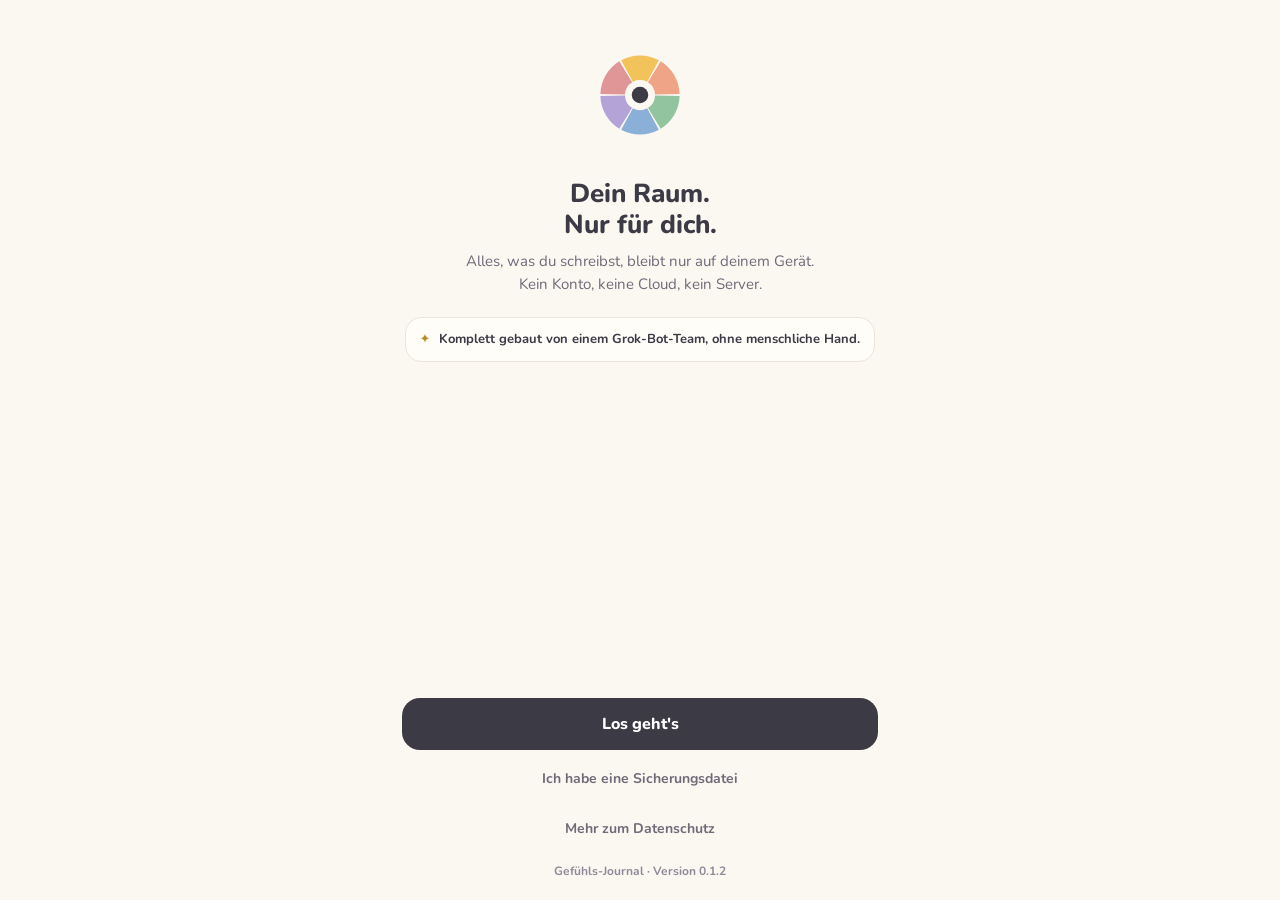
<file: docs/index.html>
<!doctype html>
<html lang="de">
<head>
  <meta charset="utf-8">
  <meta name="viewport" content="width=device-width, initial-scale=1, viewport-fit=cover, interactive-widget=resizes-content">
  <meta http-equiv="Content-Security-Policy" content="default-src 'self'; script-src 'self'; style-src 'self'; img-src 'self' data: blob:; font-src 'self'; connect-src 'self'; manifest-src 'self'; worker-src 'self'; object-src 'none'; base-uri 'none'; form-action 'none'">
  <meta name="referrer" content="no-referrer">
  <title>Gefühls-Journal</title>
  <meta name="description" content="Ein Gefühls-Journal, das nur auf deinem Gerät lebt. Komplett gebaut von einem Grok-Bot-Team, ohne menschliche Hand.">
  <meta name="theme-color" content="#FBF7F1">
  <meta name="apple-mobile-web-app-capable" content="yes">
  <meta name="mobile-web-app-capable" content="yes">
  <meta name="apple-mobile-web-app-status-bar-style" content="default">
  <meta name="apple-mobile-web-app-title" content="Journal">
  <link rel="manifest" href="manifest.webmanifest">
  <link rel="icon" href="icons/icon.svg" type="image/svg+xml">
  <link rel="apple-touch-icon" href="icons/apple-touch-icon.png">
  <link rel="preload" href="fonts/nunito.woff2" as="font" type="font/woff2" crossorigin>
  <link rel="stylesheet" href="css/app.css">
  <script type="module" src="js/app.js"></script>
</head>
<body>
  <div id="app" aria-live="off"><main class="screen"><p class="p">Gefühls-Journal wird geladen …</p></main></div>
  <div id="cover" aria-hidden="true"><img src="icons/icon.svg" alt="" width="96" height="96"></div>
  <noscript><p>Das Gefühls-Journal braucht JavaScript.</p></noscript>
</body>
</html>
</file>
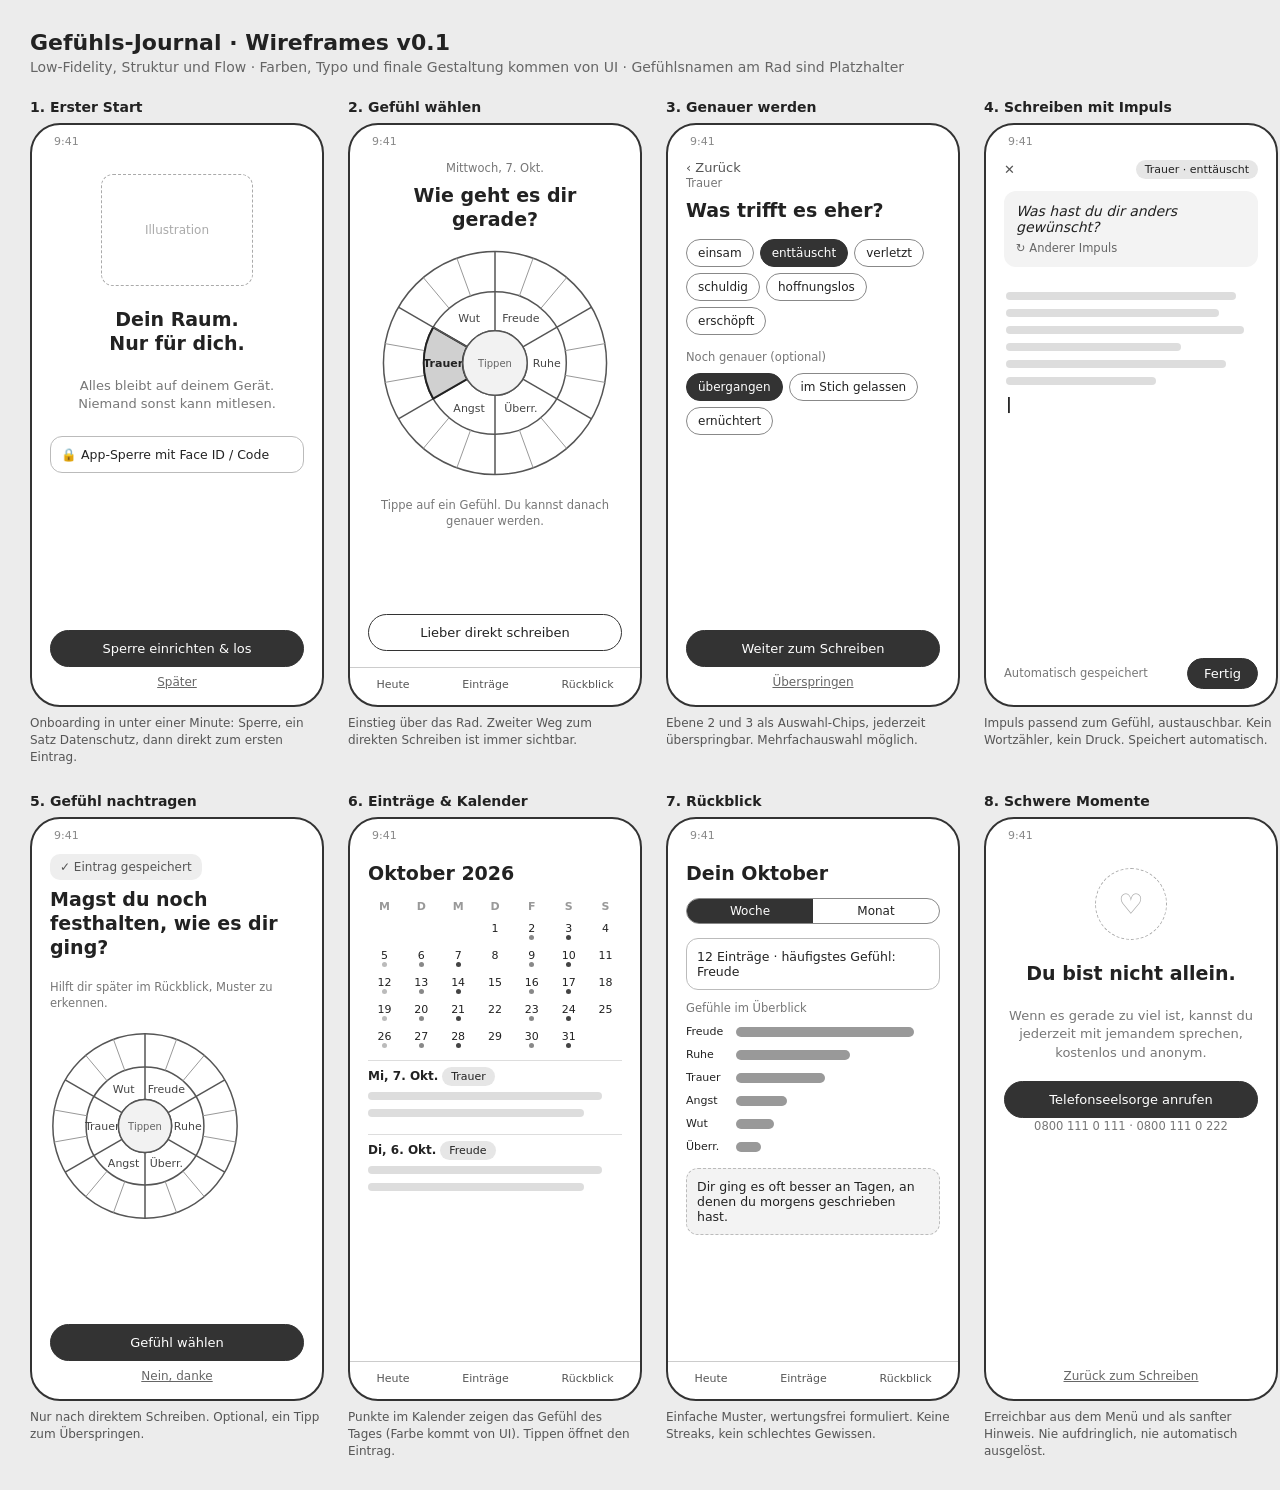
<file: flows/v0.1/quellen/index.html>
<html><head><meta charset="utf-8"><style>body{margin:0;padding:30px;background:#ececec;font-family:"Inter","DejaVu Sans",sans-serif;color:#222}
h1{font-size:22px;margin:0 0 4px}.sub{color:#666;margin-bottom:24px;font-size:14px}
.grid{display:grid;grid-template-columns:repeat(4,290px);gap:28px}
.label{font-weight:700;font-size:14px;margin-bottom:8px}.note{font-size:12px;color:#555;margin-top:8px;line-height:1.4}
.phone{width:290px;height:580px;background:#fff;border:2px solid #333;border-radius:30px;overflow:hidden;display:flex;flex-direction:column;position:relative}
.status{font-size:11px;padding:10px 22px 0;color:#888}
.pad{padding:12px 18px 16px;display:flex;flex-direction:column;flex:1}.center{text-align:center;align-items:center}
h2{font-size:19px;margin:8px 0;line-height:1.25}.muted{color:#777;font-size:13px;line-height:1.4}.small{font-size:11.5px}
.grow{flex:1}.btn{border:1.5px solid #333;border-radius:22px;padding:10px;text-align:center;font-size:13px;width:100%;box-sizing:border-box;margin-top:6px}
.btn.pri{background:#333;color:#fff}.btn.sm{width:auto;padding:7px 16px;margin:0}
.link{font-size:12px;color:#666;text-decoration:underline;margin-top:8px;text-align:center;align-self:center}
.ph-img{width:150px;height:110px;border:1.5px dashed #aaa;border-radius:12px;display:flex;align-items:center;justify-content:center;color:#aaa;font-size:12px;margin:14px 0}
.small2{width:70px;height:70px;font-size:28px;border-radius:50%}
.box{border:1.5px solid #bbb;border-radius:12px;padding:10px;font-size:12.5px;margin-top:10px;width:100%;box-sizing:border-box;text-align:left}.soft{background:#f3f3f3;border-style:dashed}
.wheelwrap{margin:8px 0}.back{font-size:13px;color:#555}
.chips{display:flex;flex-wrap:wrap;gap:6px;margin-top:8px}.chip{border:1.5px solid #888;border-radius:16px;padding:6px 11px;font-size:12px}.chip.on{background:#333;color:#fff;border-color:#333}
.row{display:flex;justify-content:space-between;align-items:center}.tag{background:#e6e6e6;border-radius:10px;padding:3px 9px;font-size:11px}
.prompt{background:#f3f3f3;border-radius:12px;padding:12px;font-size:14px;margin:12px 0;font-style:italic}.link2{font-style:normal;color:#666;margin-top:6px}
.editor{padding:4px 2px}.line{height:8px;background:#ddd;border-radius:4px;margin:9px 0}.cursor{font-weight:700}
.ok{font-size:12px;color:#555;background:#eee;border-radius:10px;padding:6px 10px;align-self:flex-start}
.nav{display:flex;justify-content:space-around;border-top:1.5px solid #ccc;padding:10px 0 14px;font-size:11px;color:#555}
.cal{display:grid;grid-template-columns:repeat(7,1fr);gap:4px;text-align:center;font-size:11px;margin:6px 0 12px}.wd{color:#999;font-weight:700}
.d{padding:5px 0;border-radius:50%;position:relative}.d.f::after,.d.t::after,.d.w::after{content:"";position:absolute;left:50%;bottom:0;width:5px;height:5px;margin-left:-2.5px;border-radius:50%;background:#888}.d.t::after{background:#444}.d.w::after{background:#bbb}
.entry{border-top:1px solid #ddd;padding:8px 0;font-size:12px}
.seg{display:flex;border:1.5px solid #888;border-radius:16px;overflow:hidden;font-size:12px;margin:4px 0}.seg span{flex:1;text-align:center;padding:5px}.seg .on{background:#333;color:#fff}
.bar{display:flex;align-items:center;font-size:11px;margin:5px 0}.bar span{width:50px}.bar div{height:10px;background:#999;border-radius:5px}</style></head><body><h1>Gefühls-Journal · Wireframes v0.1</h1><div class="sub">Low-Fidelity, Struktur und Flow · Farben, Typo und finale Gestaltung kommen von UI · Gefühlsnamen am Rad sind Platzhalter</div><div class="grid"><div class="col"><div class="label">1. Erster Start</div><div class="phone"><div class="status">9:41</div><div class="pad center"><div class="ph-img">Illustration</div><h2>Dein Raum.<br>Nur für dich.</h2><p class="muted">Alles bleibt auf deinem Gerät. Niemand sonst kann mitlesen.</p><div class="box">🔒 App-Sperre mit Face ID / Code</div><div class="grow"></div><div class="btn pri">Sperre einrichten & los</div><div class="link">Später</div></div></div><div class="note">Onboarding in unter einer Minute: Sperre, ein Satz Datenschutz, dann direkt zum ersten Eintrag.</div></div><div class="col"><div class="label">2. Gefühl wählen</div><div class="phone"><div class="status">9:41</div><div class="pad center"><div class="muted small">Mittwoch, 7. Okt.</div><h2>Wie geht es dir gerade?</h2><div class="wheelwrap"><svg width="230" height="230" viewBox="0 0 230 230"><circle cx="115.0" cy="115.0" r="111.55" fill="#fff" stroke="#555" stroke-width="1.5"/><circle cx="115.0" cy="115.0" r="71.3" fill="#fff" stroke="#555" stroke-width="1.5"/><circle cx="115.0" cy="115.0" r="32.2" fill="#fff" stroke="#555" stroke-width="1.5"/><line x1="115.0" y1="82.8" x2="115.0" y2="3.450000000000003" stroke="#555" stroke-width="1.5"/><line x1="139.38603621912017" y1="47.999916137964746" x2="153.15234698797835" y2="10.177288151331936" stroke="#999" stroke-width="1"/><line x1="160.83075657065024" y1="60.38103120561687" x2="186.70295786053345" y2="29.547742370077998" stroke="#999" stroke-width="1"/><text x="140.875" y="74.18318535415531" font-size="11" text-anchor="middle" fill="#444" font-weight="400">Freude</text><line x1="142.88601800185893" y1="98.9" x2="211.60513379215413" y2="59.22500000000001" stroke="#555" stroke-width="1.5"/><line x1="185.2167927897704" y1="102.61888493234787" x2="224.85530484851182" y2="95.62954578125392" stroke="#999" stroke-width="1"/><line x1="185.2167927897704" y1="127.38111506765213" x2="224.85530484851182" y2="134.3704542187461" stroke="#999" stroke-width="1"/><text x="166.75" y="119.0" font-size="11" text-anchor="middle" fill="#444" font-weight="400">Ruhe</text><line x1="142.88601800185893" y1="131.1" x2="211.60513379215413" y2="170.77499999999998" stroke="#555" stroke-width="1.5"/><line x1="160.83075657065024" y1="169.61896879438314" x2="186.70295786053345" y2="200.452257629922" stroke="#999" stroke-width="1"/><line x1="139.38603621912017" y1="182.00008386203524" x2="153.15234698797835" y2="219.82271184866806" stroke="#999" stroke-width="1"/><text x="140.875" y="163.8168146458447" font-size="11" text-anchor="middle" fill="#444" font-weight="400">Überr.</text><line x1="115.0" y1="147.2" x2="115.0" y2="226.55" stroke="#555" stroke-width="1.5"/><line x1="90.61396378087983" y1="182.00008386203527" x2="76.84765301202165" y2="219.82271184866806" stroke="#999" stroke-width="1"/><line x1="69.16924342934975" y1="169.61896879438314" x2="43.29704213946654" y2="200.452257629922" stroke="#999" stroke-width="1"/><text x="89.12500000000001" y="163.81681464584472" font-size="11" text-anchor="middle" fill="#444" font-weight="400">Angst</text><line x1="87.11398199814107" y1="131.1" x2="18.394866207845865" y2="170.77499999999998" stroke="#555" stroke-width="1.5"/><line x1="44.78320721022958" y1="127.38111506765213" x2="5.144695151488193" y2="134.37045421874606" stroke="#999" stroke-width="1"/><line x1="44.78320721022958" y1="102.61888493234785" x2="5.144695151488193" y2="95.62954578125391" stroke="#999" stroke-width="1"/><path d="M87.11398199814107,131.1 L53.25238871016952,150.64999999999998 A71.3,71.3 0 0 1 53.252388710169534,79.35 L87.11398199814107,98.89999999999999 A32.2,32.2 0 0 0 87.11398199814107,131.1Z" fill="#d0d0d0" stroke="#222" stroke-width="2"/><text x="63.25" y="119.0" font-size="11" text-anchor="middle" fill="#222" font-weight="700">Trauer</text><line x1="87.11398199814107" y1="98.89999999999999" x2="18.39486620784588" y2="59.22499999999999" stroke="#555" stroke-width="1.5"/><line x1="69.16924342934973" y1="60.38103120561688" x2="43.29704213946653" y2="29.547742370078012" stroke="#999" stroke-width="1"/><line x1="90.61396378087983" y1="47.99991613796473" x2="76.84765301202168" y2="10.177288151331922" stroke="#999" stroke-width="1"/><text x="89.12499999999997" y="74.18318535415531" font-size="11" text-anchor="middle" fill="#444" font-weight="400">Wut</text><circle cx="115.0" cy="115.0" r="32.2" fill="#f2f2f2" stroke="#555" stroke-width="1.5"/><text x="115.0" y="119.0" font-size="10" text-anchor="middle" fill="#666">Tippen</text></svg></div><p class="muted small">Tippe auf ein Gefühl. Du kannst danach genauer werden.</p><div class="grow"></div><div class="btn ">Lieber direkt schreiben</div></div><div class="nav"><span>Heute</span><span>Einträge</span><span>Rückblick</span></div></div><div class="note">Einstieg über das Rad. Zweiter Weg zum direkten Schreiben ist immer sichtbar.</div></div><div class="col"><div class="label">3. Genauer werden</div><div class="phone"><div class="status">9:41</div><div class="pad"><div class="back">‹ Zurück</div><div class="muted small">Trauer</div><h2>Was trifft es eher?</h2><div class="chips"><span class="chip ">einsam</span><span class="chip on">enttäuscht</span><span class="chip ">verletzt</span><span class="chip ">schuldig</span><span class="chip ">hoffnungslos</span><span class="chip ">erschöpft</span></div><div class="muted small" style="margin-top:14px">Noch genauer (optional)</div><div class="chips"><span class="chip on">übergangen</span><span class="chip ">im Stich gelassen</span><span class="chip ">ernüchtert</span></div><div class="grow"></div><div class="btn pri">Weiter zum Schreiben</div><div class="link">Überspringen</div></div></div><div class="note">Ebene 2 und 3 als Auswahl-Chips, jederzeit überspringbar. Mehrfachauswahl möglich.</div></div><div class="col"><div class="label">4. Schreiben mit Impuls</div><div class="phone"><div class="status">9:41</div><div class="pad"><div class="row"><span class="back">✕</span><span class="tag">Trauer · enttäuscht</span></div><div class="prompt">Was hast du dir anders gewünscht?<div class="small link2">↻ Anderer Impuls</div></div><div class="editor"><div class="line" style="width:92%"></div><div class="line" style="width:85%"></div><div class="line" style="width:95%"></div><div class="line" style="width:70%"></div><div class="line" style="width:88%"></div><div class="line" style="width:60%"></div><span class="cursor">|</span></div><div class="grow"></div><div class="row"><span class="muted small">Automatisch gespeichert</span><div class="btn sm pri">Fertig</div></div></div></div><div class="note">Impuls passend zum Gefühl, austauschbar. Kein Wortzähler, kein Druck. Speichert automatisch.</div></div><div class="col"><div class="label">5. Gefühl nachtragen</div><div class="phone"><div class="status">9:41</div><div class="pad"><div class="ok">✓ Eintrag gespeichert</div><h2>Magst du noch festhalten, wie es dir ging?</h2><p class="muted small">Hilft dir später im Rückblick, Muster zu erkennen.</p><div class="wheelwrap"><svg width="190" height="190" viewBox="0 0 190 190"><circle cx="95.0" cy="95.0" r="92.14999999999999" fill="#fff" stroke="#555" stroke-width="1.5"/><circle cx="95.0" cy="95.0" r="58.9" fill="#fff" stroke="#555" stroke-width="1.5"/><circle cx="95.0" cy="95.0" r="26.6" fill="#fff" stroke="#555" stroke-width="1.5"/><line x1="95.0" y1="68.4" x2="95.0" y2="2.8500000000000085" stroke="#555" stroke-width="1.5"/><line x1="115.1449864418819" y1="39.65210463571" x2="126.51715620746037" y2="8.407324994578559" stroke="#999" stroke-width="1"/><line x1="132.86019021053716" y1="49.8799823002922" x2="154.2328782326146" y2="24.409004566586177" stroke="#999" stroke-width="1"/><text x="116.375" y="61.97741398821525" font-size="11" text-anchor="middle" fill="#444" font-weight="400">Freude</text><line x1="118.03627574066607" y1="81.7" x2="174.80424095873602" y2="48.92500000000001" stroke="#555" stroke-width="1.5"/><line x1="153.00517665241904" y1="84.7721223354178" x2="185.75003444007496" y2="78.99832042799237" stroke="#999" stroke-width="1"/><line x1="153.00517665241904" y1="105.2278776645822" x2="185.75003444007496" y2="111.00167957200763" stroke="#999" stroke-width="1"/><text x="137.75" y="99.0" font-size="11" text-anchor="middle" fill="#444" font-weight="400">Ruhe</text><line x1="118.03627574066607" y1="108.3" x2="174.80424095873602" y2="141.075" stroke="#555" stroke-width="1.5"/><line x1="132.86019021053716" y1="140.1200176997078" x2="154.2328782326146" y2="165.5909954334138" stroke="#999" stroke-width="1"/><line x1="115.1449864418819" y1="150.34789536429" x2="126.51715620746037" y2="181.59267500542143" stroke="#999" stroke-width="1"/><text x="116.375" y="136.02258601178477" font-size="11" text-anchor="middle" fill="#444" font-weight="400">Überr.</text><line x1="95.0" y1="121.6" x2="95.0" y2="187.14999999999998" stroke="#555" stroke-width="1.5"/><line x1="74.85501355811812" y1="150.34789536429" x2="63.482843792539626" y2="181.59267500542146" stroke="#999" stroke-width="1"/><line x1="57.13980978946283" y1="140.1200176997078" x2="35.767121767385404" y2="165.5909954334138" stroke="#999" stroke-width="1"/><text x="73.62500000000001" y="136.02258601178477" font-size="11" text-anchor="middle" fill="#444" font-weight="400">Angst</text><line x1="71.96372425933393" y1="108.3" x2="15.195759041263983" y2="141.075" stroke="#555" stroke-width="1.5"/><line x1="36.99482334758095" y1="105.2278776645822" x2="4.2499655599250445" y2="111.00167957200762" stroke="#999" stroke-width="1"/><line x1="36.99482334758095" y1="84.77212233541779" x2="4.2499655599250445" y2="78.99832042799235" stroke="#999" stroke-width="1"/><text x="52.25" y="99.0" font-size="11" text-anchor="middle" fill="#444" font-weight="400">Trauer</text><line x1="71.96372425933393" y1="81.69999999999999" x2="15.195759041263997" y2="48.925" stroke="#555" stroke-width="1.5"/><line x1="57.139809789462824" y1="49.879982300292205" x2="35.76712176738539" y2="24.40900456658619" stroke="#999" stroke-width="1"/><line x1="74.85501355811812" y1="39.652104635709996" x2="63.48284379253965" y2="8.407324994578545" stroke="#999" stroke-width="1"/><text x="73.62499999999999" y="61.97741398821526" font-size="11" text-anchor="middle" fill="#444" font-weight="400">Wut</text><circle cx="95.0" cy="95.0" r="26.6" fill="#f2f2f2" stroke="#555" stroke-width="1.5"/><text x="95.0" y="99.0" font-size="10" text-anchor="middle" fill="#666">Tippen</text></svg></div><div class="grow"></div><div class="btn pri">Gefühl wählen</div><div class="link">Nein, danke</div></div></div><div class="note">Nur nach direktem Schreiben. Optional, ein Tipp zum Überspringen.</div></div><div class="col"><div class="label">6. Einträge & Kalender</div><div class="phone"><div class="status">9:41</div><div class="pad"><h2>Oktober 2026</h2><div class="cal"><span class="wd">M</span><span class="wd">D</span><span class="wd">M</span><span class="wd">D</span><span class="wd">F</span><span class="wd">S</span><span class="wd">S</span><span></span><span></span><span></span><span class="d ">1</span><span class="d f">2</span><span class="d t">3</span><span class="d ">4</span><span class="d w">5</span><span class="d f">6</span><span class="d t">7</span><span class="d ">8</span><span class="d f">9</span><span class="d t">10</span><span class="d ">11</span><span class="d w">12</span><span class="d f">13</span><span class="d t">14</span><span class="d ">15</span><span class="d f">16</span><span class="d t">17</span><span class="d ">18</span><span class="d w">19</span><span class="d f">20</span><span class="d t">21</span><span class="d ">22</span><span class="d f">23</span><span class="d t">24</span><span class="d ">25</span><span class="d w">26</span><span class="d f">27</span><span class="d t">28</span><span class="d ">29</span><span class="d f">30</span><span class="d t">31</span></div><div class="entry"><b>Mi, 7. Okt.</b> <span class="tag">Trauer</span><div class="line" style="width:92%"></div><div class="line" style="width:85%"></div></div><div class="entry"><b>Di, 6. Okt.</b> <span class="tag">Freude</span><div class="line" style="width:92%"></div><div class="line" style="width:85%"></div></div></div><div class="nav"><span>Heute</span><span>Einträge</span><span>Rückblick</span></div></div><div class="note">Punkte im Kalender zeigen das Gefühl des Tages (Farbe kommt von UI). Tippen öffnet den Eintrag.</div></div><div class="col"><div class="label">7. Rückblick</div><div class="phone"><div class="status">9:41</div><div class="pad"><h2>Dein Oktober</h2><div class="seg"><span class="on">Woche</span><span>Monat</span></div><div class="box">12 Einträge · häufigstes Gefühl: Freude</div><div class="muted small" style="margin:10px 0 4px">Gefühle im Überblick</div><div class="bar"><span>Freude</span><div style="width:70%"></div></div><div class="bar"><span>Ruhe</span><div style="width:45%"></div></div><div class="bar"><span>Trauer</span><div style="width:35%"></div></div><div class="bar"><span>Angst</span><div style="width:20%"></div></div><div class="bar"><span>Wut</span><div style="width:15%"></div></div><div class="bar"><span>Überr.</span><div style="width:10%"></div></div><div class="box soft">Dir ging es oft besser an Tagen, an denen du morgens geschrieben hast.</div></div><div class="nav"><span>Heute</span><span>Einträge</span><span>Rückblick</span></div></div><div class="note">Einfache Muster, wertungsfrei formuliert. Keine Streaks, kein schlechtes Gewissen.</div></div><div class="col"><div class="label">8. Schwere Momente</div><div class="phone"><div class="status">9:41</div><div class="pad center"><div class="ph-img small2">♡</div><h2>Du bist nicht allein.</h2><p class="muted">Wenn es gerade zu viel ist, kannst du jederzeit mit jemandem sprechen, kostenlos und anonym.</p><div class="btn pri">Telefonseelsorge anrufen</div><div class="muted small">0800 111 0 111 · 0800 111 0 222</div><div class="grow"></div><div class="link">Zurück zum Schreiben</div></div></div><div class="note">Erreichbar aus dem Menü und als sanfter Hinweis. Nie aufdringlich, nie automatisch ausgelöst.</div></div></div></body></html>
</file>
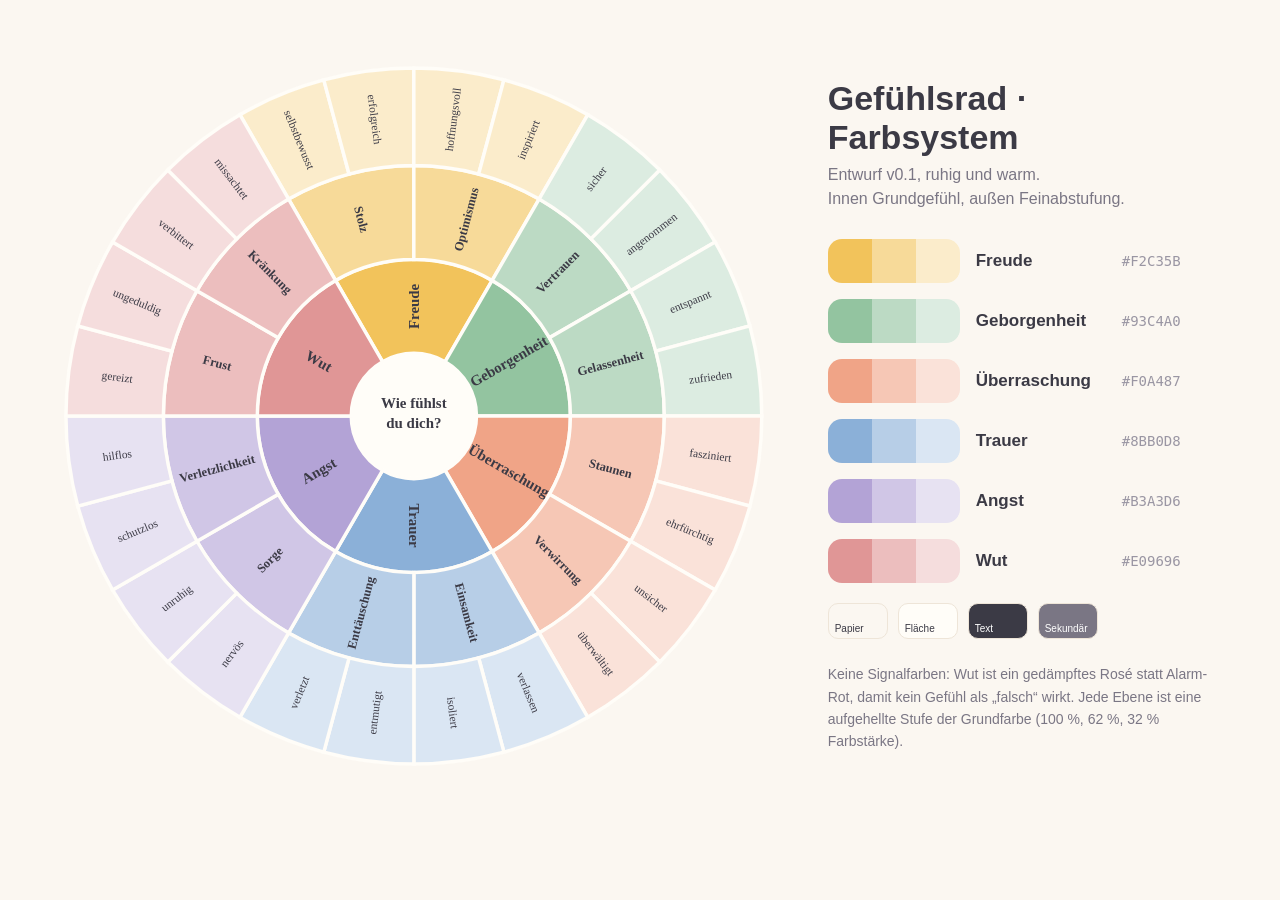
<file: design/v0.1/quellen/gefuehlsrad.html>
<html><head><style>
body{margin:0;background:#FBF7F1;font-family:'Nunito', sans-serif;color:#3B3A45}
.wrap{display:flex;gap:56px;padding:56px;align-items:center}
h1{font-size:34px;margin:0 0 6px;font-weight:800} p{margin:0 0 28px;color:#7A7684;font-size:16px;line-height:1.5}
.sw{display:flex;align-items:center;gap:16px;margin-bottom:16px}
.chips{display:flex;border-radius:14px;overflow:hidden} .chips div{width:44px;height:44px}
.n{font-weight:700;font-size:17px;width:130px} .h{color:#9A96A3;font-size:14px;font-family:monospace}
.note{margin-top:24px;font-size:14px;color:#7A7684;line-height:1.6;max-width:380px}
.base{display:flex;gap:10px;margin-top:20px} .base div{width:60px;height:36px;border-radius:10px;font-size:10px;display:flex;align-items:flex-end;padding:4px 6px;box-sizing:border-box;border:1px solid #eee5d8}
</style></head><body><div class="wrap">
<svg width="720" height="720" viewBox="0 0 720 720" font-family="Nunito"><circle cx="360" cy="360" r="63.0" fill="#FFFDF8"/>
<g>
<path d="M281.2,223.6 A157.5,157.5 0 0 1 438.8,223.6 L391.5,305.4 A63.0,63.0 0 0 0 328.5,305.4 Z" fill="#F2C35B" stroke="#FFFDF8" stroke-width="3.4499999999999997"/>
<text x="360.0" y="249.8" font-size="14.95" font-weight="700" fill="#3B3A45" text-anchor="middle" dominant-baseline="central" transform="rotate(-90.0 360.0 249.8)">Freude</text>
<path d="M234.0,141.8 A252.0,252.0 0 0 1 360.0,108.0 L360.0,202.5 A157.5,157.5 0 0 0 281.2,223.6 Z" fill="#f7da99" stroke="#FFFDF8" stroke-width="3.4499999999999997"/>
<text x="307.0" y="162.2" font-size="12.649999999999999" font-weight="600" fill="#3B3A45" text-anchor="middle" dominant-baseline="central" transform="rotate(75.0 307.0 162.2)">Stolz</text>
<path d="M185.0,56.9 A350,350 0 0 1 269.4,21.9 L294.8,116.6 A252.0,252.0 0 0 0 234.0,141.8 Z" fill="#fbeccb" stroke="#FFFDF8" stroke-width="3.4499999999999997"/>
<text x="244.8" y="81.9" font-size="11.5" font-weight="500" fill="#3B3A45" text-anchor="middle" dominant-baseline="central" transform="rotate(67.5 244.8 81.9)">selbstbewusst</text>
<path d="M269.4,21.9 A350,350 0 0 1 360.0,10.0 L360.0,108.0 A252.0,252.0 0 0 0 294.8,116.6 Z" fill="#fbeccb" stroke="#FFFDF8" stroke-width="3.4499999999999997"/>
<text x="320.7" y="61.6" font-size="11.5" font-weight="500" fill="#3B3A45" text-anchor="middle" dominant-baseline="central" transform="rotate(82.5 320.7 61.6)">erfolgreich</text>
<path d="M360.0,108.0 A252.0,252.0 0 0 1 486.0,141.8 L438.8,223.6 A157.5,157.5 0 0 0 360.0,202.5 Z" fill="#f7da99" stroke="#FFFDF8" stroke-width="3.4499999999999997"/>
<text x="413.0" y="162.2" font-size="12.649999999999999" font-weight="600" fill="#3B3A45" text-anchor="middle" dominant-baseline="central" transform="rotate(-75.0 413.0 162.2)">Optimismus</text>
<path d="M360.0,10.0 A350,350 0 0 1 450.6,21.9 L425.2,116.6 A252.0,252.0 0 0 0 360.0,108.0 Z" fill="#fbeccb" stroke="#FFFDF8" stroke-width="3.4499999999999997"/>
<text x="399.3" y="61.6" font-size="11.5" font-weight="500" fill="#3B3A45" text-anchor="middle" dominant-baseline="central" transform="rotate(-82.5 399.3 61.6)">hoffnungsvoll</text>
<path d="M450.6,21.9 A350,350 0 0 1 535.0,56.9 L486.0,141.8 A252.0,252.0 0 0 0 425.2,116.6 Z" fill="#fbeccb" stroke="#FFFDF8" stroke-width="3.4499999999999997"/>
<text x="475.2" y="81.9" font-size="11.5" font-weight="500" fill="#3B3A45" text-anchor="middle" dominant-baseline="central" transform="rotate(-67.5 475.2 81.9)">inspiriert</text>
</g>
<g>
<path d="M438.8,223.6 A157.5,157.5 0 0 1 517.5,360.0 L423.0,360.0 A63.0,63.0 0 0 0 391.5,305.4 Z" fill="#93C4A0" stroke="#FFFDF8" stroke-width="3.4499999999999997"/>
<text x="455.5" y="304.9" font-size="14.95" font-weight="700" fill="#3B3A45" text-anchor="middle" dominant-baseline="central" transform="rotate(-30.0 455.5 304.9)">Geborgenheit</text>
<path d="M486.0,141.8 A252.0,252.0 0 0 1 578.2,234.0 L496.4,281.2 A157.5,157.5 0 0 0 438.8,223.6 Z" fill="#bcdac4" stroke="#FFFDF8" stroke-width="3.4499999999999997"/>
<text x="504.8" y="215.2" font-size="12.649999999999999" font-weight="600" fill="#3B3A45" text-anchor="middle" dominant-baseline="central" transform="rotate(-45.0 504.8 215.2)">Vertrauen</text>
<path d="M535.0,56.9 A350,350 0 0 1 607.5,112.5 L538.2,181.8 A252.0,252.0 0 0 0 486.0,141.8 Z" fill="#dcece1" stroke="#FFFDF8" stroke-width="3.4499999999999997"/>
<text x="543.2" y="121.2" font-size="11.5" font-weight="500" fill="#3B3A45" text-anchor="middle" dominant-baseline="central" transform="rotate(-52.5 543.2 121.2)">sicher</text>
<path d="M607.5,112.5 A350,350 0 0 1 663.1,185.0 L578.2,234.0 A252.0,252.0 0 0 0 538.2,181.8 Z" fill="#dcece1" stroke="#FFFDF8" stroke-width="3.4499999999999997"/>
<text x="598.8" y="176.8" font-size="11.5" font-weight="500" fill="#3B3A45" text-anchor="middle" dominant-baseline="central" transform="rotate(-37.5 598.8 176.8)">angenommen</text>
<path d="M578.2,234.0 A252.0,252.0 0 0 1 612.0,360.0 L517.5,360.0 A157.5,157.5 0 0 0 496.4,281.2 Z" fill="#bcdac4" stroke="#FFFDF8" stroke-width="3.4499999999999997"/>
<text x="557.8" y="307.0" font-size="12.649999999999999" font-weight="600" fill="#3B3A45" text-anchor="middle" dominant-baseline="central" transform="rotate(-15.0 557.8 307.0)">Gelassenheit</text>
<path d="M663.1,185.0 A350,350 0 0 1 698.1,269.4 L603.4,294.8 A252.0,252.0 0 0 0 578.2,234.0 Z" fill="#dcece1" stroke="#FFFDF8" stroke-width="3.4499999999999997"/>
<text x="638.1" y="244.8" font-size="11.5" font-weight="500" fill="#3B3A45" text-anchor="middle" dominant-baseline="central" transform="rotate(-22.5 638.1 244.8)">entspannt</text>
<path d="M698.1,269.4 A350,350 0 0 1 710.0,360.0 L612.0,360.0 A252.0,252.0 0 0 0 603.4,294.8 Z" fill="#dcece1" stroke="#FFFDF8" stroke-width="3.4499999999999997"/>
<text x="658.4" y="320.7" font-size="11.5" font-weight="500" fill="#3B3A45" text-anchor="middle" dominant-baseline="central" transform="rotate(-7.5 658.4 320.7)">zufrieden</text>
</g>
<g>
<path d="M517.5,360.0 A157.5,157.5 0 0 1 438.8,496.4 L391.5,414.6 A63.0,63.0 0 0 0 423.0,360.0 Z" fill="#F0A487" stroke="#FFFDF8" stroke-width="3.4499999999999997"/>
<text x="455.5" y="415.1" font-size="14.95" font-weight="700" fill="#3B3A45" text-anchor="middle" dominant-baseline="central" transform="rotate(30.0 455.5 415.1)">Überraschung</text>
<path d="M612.0,360.0 A252.0,252.0 0 0 1 578.2,486.0 L496.4,438.8 A157.5,157.5 0 0 0 517.5,360.0 Z" fill="#f6c7b5" stroke="#FFFDF8" stroke-width="3.4499999999999997"/>
<text x="557.8" y="413.0" font-size="12.649999999999999" font-weight="600" fill="#3B3A45" text-anchor="middle" dominant-baseline="central" transform="rotate(15.0 557.8 413.0)">Staunen</text>
<path d="M710.0,360.0 A350,350 0 0 1 698.1,450.6 L603.4,425.2 A252.0,252.0 0 0 0 612.0,360.0 Z" fill="#fae2d9" stroke="#FFFDF8" stroke-width="3.4499999999999997"/>
<text x="658.4" y="399.3" font-size="11.5" font-weight="500" fill="#3B3A45" text-anchor="middle" dominant-baseline="central" transform="rotate(7.5 658.4 399.3)">fasziniert</text>
<path d="M698.1,450.6 A350,350 0 0 1 663.1,535.0 L578.2,486.0 A252.0,252.0 0 0 0 603.4,425.2 Z" fill="#fae2d9" stroke="#FFFDF8" stroke-width="3.4499999999999997"/>
<text x="638.1" y="475.2" font-size="11.5" font-weight="500" fill="#3B3A45" text-anchor="middle" dominant-baseline="central" transform="rotate(22.5 638.1 475.2)">ehrfürchtig</text>
<path d="M578.2,486.0 A252.0,252.0 0 0 1 486.0,578.2 L438.8,496.4 A157.5,157.5 0 0 0 496.4,438.8 Z" fill="#f6c7b5" stroke="#FFFDF8" stroke-width="3.4499999999999997"/>
<text x="504.8" y="504.8" font-size="12.649999999999999" font-weight="600" fill="#3B3A45" text-anchor="middle" dominant-baseline="central" transform="rotate(45.0 504.8 504.8)">Verwirrung</text>
<path d="M663.1,535.0 A350,350 0 0 1 607.5,607.5 L538.2,538.2 A252.0,252.0 0 0 0 578.2,486.0 Z" fill="#fae2d9" stroke="#FFFDF8" stroke-width="3.4499999999999997"/>
<text x="598.8" y="543.2" font-size="11.5" font-weight="500" fill="#3B3A45" text-anchor="middle" dominant-baseline="central" transform="rotate(37.5 598.8 543.2)">unsicher</text>
<path d="M607.5,607.5 A350,350 0 0 1 535.0,663.1 L486.0,578.2 A252.0,252.0 0 0 0 538.2,538.2 Z" fill="#fae2d9" stroke="#FFFDF8" stroke-width="3.4499999999999997"/>
<text x="543.2" y="598.8" font-size="11.5" font-weight="500" fill="#3B3A45" text-anchor="middle" dominant-baseline="central" transform="rotate(52.5 543.2 598.8)">überwältigt</text>
</g>
<g>
<path d="M438.8,496.4 A157.5,157.5 0 0 1 281.2,496.4 L328.5,414.6 A63.0,63.0 0 0 0 391.5,414.6 Z" fill="#8BB0D8" stroke="#FFFDF8" stroke-width="3.4499999999999997"/>
<text x="360.0" y="470.2" font-size="14.95" font-weight="700" fill="#3B3A45" text-anchor="middle" dominant-baseline="central" transform="rotate(90.0 360.0 470.2)">Trauer</text>
<path d="M486.0,578.2 A252.0,252.0 0 0 1 360.0,612.0 L360.0,517.5 A157.5,157.5 0 0 0 438.8,496.4 Z" fill="#b7cee7" stroke="#FFFDF8" stroke-width="3.4499999999999997"/>
<text x="413.0" y="557.8" font-size="12.649999999999999" font-weight="600" fill="#3B3A45" text-anchor="middle" dominant-baseline="central" transform="rotate(75.0 413.0 557.8)">Einsamkeit</text>
<path d="M535.0,663.1 A350,350 0 0 1 450.6,698.1 L425.2,603.4 A252.0,252.0 0 0 0 486.0,578.2 Z" fill="#dae6f3" stroke="#FFFDF8" stroke-width="3.4499999999999997"/>
<text x="475.2" y="638.1" font-size="11.5" font-weight="500" fill="#3B3A45" text-anchor="middle" dominant-baseline="central" transform="rotate(67.5 475.2 638.1)">verlassen</text>
<path d="M450.6,698.1 A350,350 0 0 1 360.0,710.0 L360.0,612.0 A252.0,252.0 0 0 0 425.2,603.4 Z" fill="#dae6f3" stroke="#FFFDF8" stroke-width="3.4499999999999997"/>
<text x="399.3" y="658.4" font-size="11.5" font-weight="500" fill="#3B3A45" text-anchor="middle" dominant-baseline="central" transform="rotate(82.5 399.3 658.4)">isoliert</text>
<path d="M360.0,612.0 A252.0,252.0 0 0 1 234.0,578.2 L281.2,496.4 A157.5,157.5 0 0 0 360.0,517.5 Z" fill="#b7cee7" stroke="#FFFDF8" stroke-width="3.4499999999999997"/>
<text x="307.0" y="557.8" font-size="12.649999999999999" font-weight="600" fill="#3B3A45" text-anchor="middle" dominant-baseline="central" transform="rotate(285.0 307.0 557.8)">Enttäuschung</text>
<path d="M360.0,710.0 A350,350 0 0 1 269.4,698.1 L294.8,603.4 A252.0,252.0 0 0 0 360.0,612.0 Z" fill="#dae6f3" stroke="#FFFDF8" stroke-width="3.4499999999999997"/>
<text x="320.7" y="658.4" font-size="11.5" font-weight="500" fill="#3B3A45" text-anchor="middle" dominant-baseline="central" transform="rotate(277.5 320.7 658.4)">entmutigt</text>
<path d="M269.4,698.1 A350,350 0 0 1 185.0,663.1 L234.0,578.2 A252.0,252.0 0 0 0 294.8,603.4 Z" fill="#dae6f3" stroke="#FFFDF8" stroke-width="3.4499999999999997"/>
<text x="244.8" y="638.1" font-size="11.5" font-weight="500" fill="#3B3A45" text-anchor="middle" dominant-baseline="central" transform="rotate(292.5 244.8 638.1)">verletzt</text>
</g>
<g>
<path d="M281.2,496.4 A157.5,157.5 0 0 1 202.5,360.0 L297.0,360.0 A63.0,63.0 0 0 0 328.5,414.6 Z" fill="#B3A3D6" stroke="#FFFDF8" stroke-width="3.4499999999999997"/>
<text x="264.5" y="415.1" font-size="14.95" font-weight="700" fill="#3B3A45" text-anchor="middle" dominant-baseline="central" transform="rotate(330.0 264.5 415.1)">Angst</text>
<path d="M234.0,578.2 A252.0,252.0 0 0 1 141.8,486.0 L223.6,438.8 A157.5,157.5 0 0 0 281.2,496.4 Z" fill="#d0c6e6" stroke="#FFFDF8" stroke-width="3.4499999999999997"/>
<text x="215.2" y="504.8" font-size="12.649999999999999" font-weight="600" fill="#3B3A45" text-anchor="middle" dominant-baseline="central" transform="rotate(315.0 215.2 504.8)">Sorge</text>
<path d="M185.0,663.1 A350,350 0 0 1 112.5,607.5 L181.8,538.2 A252.0,252.0 0 0 0 234.0,578.2 Z" fill="#e7e2f2" stroke="#FFFDF8" stroke-width="3.4499999999999997"/>
<text x="176.8" y="598.8" font-size="11.5" font-weight="500" fill="#3B3A45" text-anchor="middle" dominant-baseline="central" transform="rotate(307.5 176.8 598.8)">nervös</text>
<path d="M112.5,607.5 A350,350 0 0 1 56.9,535.0 L141.8,486.0 A252.0,252.0 0 0 0 181.8,538.2 Z" fill="#e7e2f2" stroke="#FFFDF8" stroke-width="3.4499999999999997"/>
<text x="121.2" y="543.2" font-size="11.5" font-weight="500" fill="#3B3A45" text-anchor="middle" dominant-baseline="central" transform="rotate(322.5 121.2 543.2)">unruhig</text>
<path d="M141.8,486.0 A252.0,252.0 0 0 1 108.0,360.0 L202.5,360.0 A157.5,157.5 0 0 0 223.6,438.8 Z" fill="#d0c6e6" stroke="#FFFDF8" stroke-width="3.4499999999999997"/>
<text x="162.2" y="413.0" font-size="12.649999999999999" font-weight="600" fill="#3B3A45" text-anchor="middle" dominant-baseline="central" transform="rotate(345.0 162.2 413.0)">Verletzlichkeit</text>
<path d="M56.9,535.0 A350,350 0 0 1 21.9,450.6 L116.6,425.2 A252.0,252.0 0 0 0 141.8,486.0 Z" fill="#e7e2f2" stroke="#FFFDF8" stroke-width="3.4499999999999997"/>
<text x="81.9" y="475.2" font-size="11.5" font-weight="500" fill="#3B3A45" text-anchor="middle" dominant-baseline="central" transform="rotate(337.5 81.9 475.2)">schutzlos</text>
<path d="M21.9,450.6 A350,350 0 0 1 10.0,360.0 L108.0,360.0 A252.0,252.0 0 0 0 116.6,425.2 Z" fill="#e7e2f2" stroke="#FFFDF8" stroke-width="3.4499999999999997"/>
<text x="61.6" y="399.3" font-size="11.5" font-weight="500" fill="#3B3A45" text-anchor="middle" dominant-baseline="central" transform="rotate(352.5 61.6 399.3)">hilflos</text>
</g>
<g>
<path d="M202.5,360.0 A157.5,157.5 0 0 1 281.2,223.6 L328.5,305.4 A63.0,63.0 0 0 0 297.0,360.0 Z" fill="#E09696" stroke="#FFFDF8" stroke-width="3.4499999999999997"/>
<text x="264.5" y="304.9" font-size="14.95" font-weight="700" fill="#3B3A45" text-anchor="middle" dominant-baseline="central" transform="rotate(390.0 264.5 304.9)">Wut</text>
<path d="M108.0,360.0 A252.0,252.0 0 0 1 141.8,234.0 L223.6,281.2 A157.5,157.5 0 0 0 202.5,360.0 Z" fill="#ecbebe" stroke="#FFFDF8" stroke-width="3.4499999999999997"/>
<text x="162.2" y="307.0" font-size="12.649999999999999" font-weight="600" fill="#3B3A45" text-anchor="middle" dominant-baseline="central" transform="rotate(375.0 162.2 307.0)">Frust</text>
<path d="M10.0,360.0 A350,350 0 0 1 21.9,269.4 L116.6,294.8 A252.0,252.0 0 0 0 108.0,360.0 Z" fill="#f5dddd" stroke="#FFFDF8" stroke-width="3.4499999999999997"/>
<text x="61.6" y="320.7" font-size="11.5" font-weight="500" fill="#3B3A45" text-anchor="middle" dominant-baseline="central" transform="rotate(367.5 61.6 320.7)">gereizt</text>
<path d="M21.9,269.4 A350,350 0 0 1 56.9,185.0 L141.8,234.0 A252.0,252.0 0 0 0 116.6,294.8 Z" fill="#f5dddd" stroke="#FFFDF8" stroke-width="3.4499999999999997"/>
<text x="81.9" y="244.8" font-size="11.5" font-weight="500" fill="#3B3A45" text-anchor="middle" dominant-baseline="central" transform="rotate(382.5 81.9 244.8)">ungeduldig</text>
<path d="M141.8,234.0 A252.0,252.0 0 0 1 234.0,141.8 L281.2,223.6 A157.5,157.5 0 0 0 223.6,281.2 Z" fill="#ecbebe" stroke="#FFFDF8" stroke-width="3.4499999999999997"/>
<text x="215.2" y="215.2" font-size="12.649999999999999" font-weight="600" fill="#3B3A45" text-anchor="middle" dominant-baseline="central" transform="rotate(405.0 215.2 215.2)">Kränkung</text>
<path d="M56.9,185.0 A350,350 0 0 1 112.5,112.5 L181.8,181.8 A252.0,252.0 0 0 0 141.8,234.0 Z" fill="#f5dddd" stroke="#FFFDF8" stroke-width="3.4499999999999997"/>
<text x="121.2" y="176.8" font-size="11.5" font-weight="500" fill="#3B3A45" text-anchor="middle" dominant-baseline="central" transform="rotate(397.5 121.2 176.8)">verbittert</text>
<path d="M112.5,112.5 A350,350 0 0 1 185.0,56.9 L234.0,141.8 A252.0,252.0 0 0 0 181.8,181.8 Z" fill="#f5dddd" stroke="#FFFDF8" stroke-width="3.4499999999999997"/>
<text x="176.8" y="121.2" font-size="11.5" font-weight="500" fill="#3B3A45" text-anchor="middle" dominant-baseline="central" transform="rotate(412.5 176.8 121.2)">missachtet</text>
</g>
<text x="360" y="352" text-anchor="middle" font-size="15" font-weight="800" fill="#3B3A45">Wie fühlst</text>
<text x="360" y="372" text-anchor="middle" font-size="15" font-weight="800" fill="#3B3A45">du dich?</text></svg>
<div><h1>Gefühlsrad · Farbsystem</h1><p>Entwurf v0.1, ruhig und warm.<br>Innen Grundgefühl, außen Feinabstufung.</p><div class="sw"><div class="chips"><div style="background:#F2C35B"></div><div style="background:#f7da99"></div><div style="background:#fbeccb"></div></div><div class="n">Freude</div><div class="h">#F2C35B</div></div><div class="sw"><div class="chips"><div style="background:#93C4A0"></div><div style="background:#bcdac4"></div><div style="background:#dcece1"></div></div><div class="n">Geborgenheit</div><div class="h">#93C4A0</div></div><div class="sw"><div class="chips"><div style="background:#F0A487"></div><div style="background:#f6c7b5"></div><div style="background:#fae2d9"></div></div><div class="n">Überraschung</div><div class="h">#F0A487</div></div><div class="sw"><div class="chips"><div style="background:#8BB0D8"></div><div style="background:#b7cee7"></div><div style="background:#dae6f3"></div></div><div class="n">Trauer</div><div class="h">#8BB0D8</div></div><div class="sw"><div class="chips"><div style="background:#B3A3D6"></div><div style="background:#d0c6e6"></div><div style="background:#e7e2f2"></div></div><div class="n">Angst</div><div class="h">#B3A3D6</div></div><div class="sw"><div class="chips"><div style="background:#E09696"></div><div style="background:#ecbebe"></div><div style="background:#f5dddd"></div></div><div class="n">Wut</div><div class="h">#E09696</div></div>
<div class="base"><div style="background:#FBF7F1">Papier</div><div style="background:#FFFDF8">Fläche</div><div style="background:#3B3A45;color:#fff">Text</div><div style="background:#7A7684;color:#fff">Sekundär</div></div>
<div class="note">Keine Signalfarben: Wut ist ein gedämpftes Rosé statt Alarm-Rot, damit kein Gefühl als „falsch“ wirkt. Jede Ebene ist eine aufgehellte Stufe der Grundfarbe (100 %, 62 %, 32 % Farbstärke).</div></div>
</div></body></html>
</file>
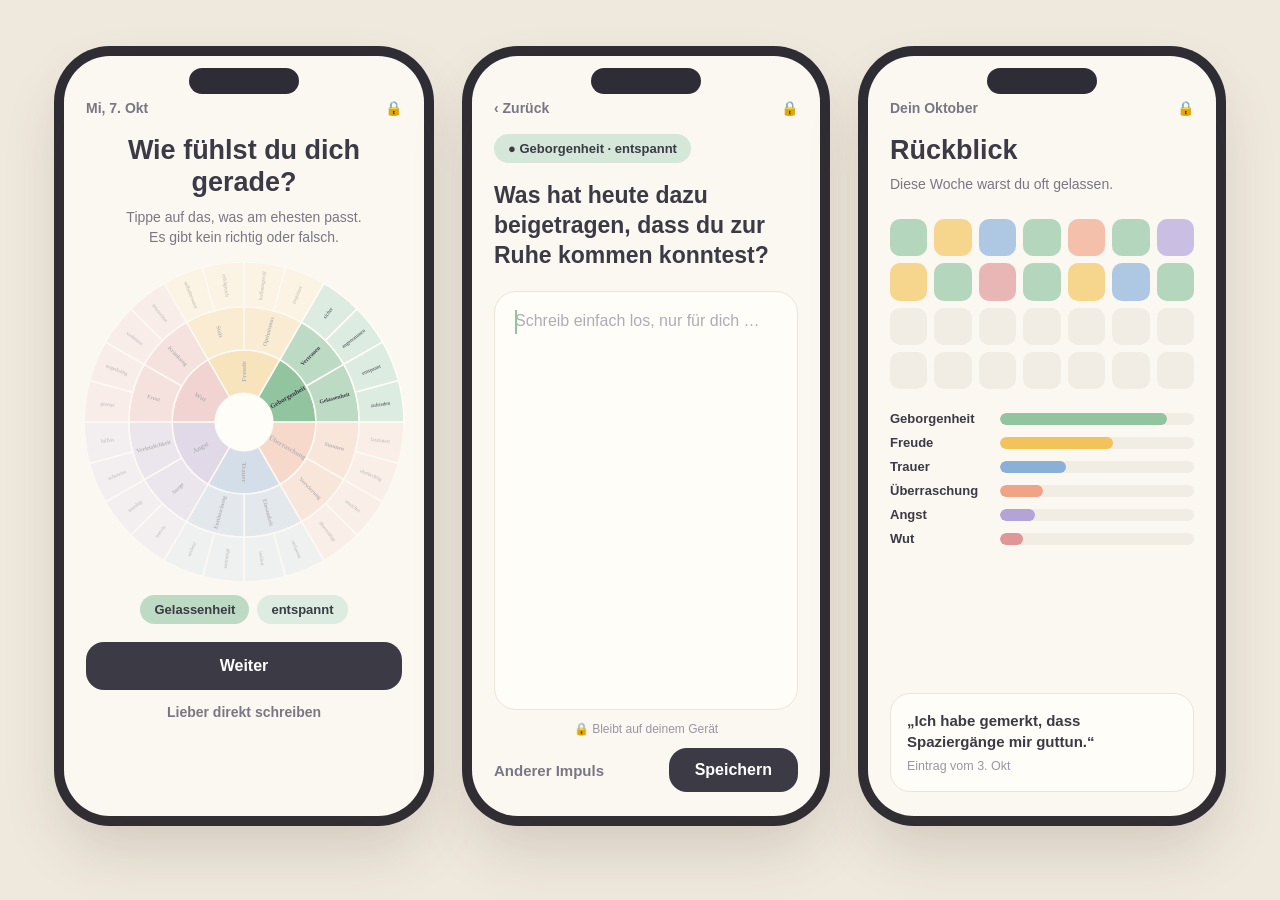
<file: design/v0.1/quellen/screens.html>
<html><head><style>
body{margin:0;background:#EFE8DD;font-family:'Nunito', sans-serif;color:#3B3A45}
.wrap{display:flex;gap:48px;padding:56px 64px;justify-content:center}
.phone{width:360px;height:760px;background:#FBF7F1;border-radius:46px;box-shadow:0 30px 60px rgba(80,60,40,.18),0 0 0 10px #2E2D35;padding:44px 22px 24px;box-sizing:border-box;position:relative;display:flex;flex-direction:column;align-items:center}
.notch{position:absolute;top:12px;width:110px;height:26px;background:#2E2D35;border-radius:14px}
.top{width:100%;display:flex;justify-content:space-between;font-size:14px;color:#7A7684;font-weight:600;margin-bottom:18px}
.title{font-size:27px;font-weight:800;text-align:center;line-height:1.2;margin-bottom:8px;width:100%} .title.sm{text-align:left}
.sub{font-size:14px;color:#7A7684;text-align:center;line-height:1.45;margin-bottom:10px;width:100%}
.title.sm+.sub{text-align:left}
.chipsel{display:flex;gap:8px;margin:8px 0 18px} .chipsel span{padding:7px 14px;border-radius:20px;font-size:13px;font-weight:700}
.btn{background:#3B3A45;color:#fff;border-radius:18px;padding:15px 0;width:100%;text-align:center;font-weight:700;font-size:16px}
.btn.sm{width:auto;padding:13px 26px}
.skip{margin-top:14px;font-size:14px;color:#7A7684;font-weight:600}
.tag{align-self:flex-start;padding:7px 14px;border-radius:20px;font-size:13px;font-weight:700;margin-bottom:18px}
.prompt{font-size:23px;font-weight:800;line-height:1.3;margin-bottom:20px;align-self:flex-start}
.paper{flex:1;width:100%;background:#FFFDF8;border-radius:22px;padding:20px;box-sizing:border-box;border:1px solid #EDE5D8;position:relative}
.ph{color:#B0ABB8;font-size:16px} .caret{position:absolute;left:20px;top:18px;width:2px;height:24px;background:#93C4A0}
.hint{font-size:12px;color:#9A96A3;margin:12px 0}
.row{display:flex;width:100%;justify-content:space-between;align-items:center} .ghost{font-weight:700;color:#7A7684;font-size:15px}
.cal{display:grid;grid-template-columns:repeat(7,1fr);gap:7px;width:100%;margin:14px 0 22px} .cal div{aspect-ratio:1;border-radius:10px}
.bars{width:100%} .bar{display:flex;align-items:center;gap:10px;margin-bottom:9px;font-size:13px;font-weight:600} .bar span{width:100px} .bar div{flex:1;height:12px;background:#F1ECE4;border-radius:6px;overflow:hidden} .bar i{display:block;height:100%;border-radius:6px}
.card{margin-top:auto;background:#FFFDF8;border:1px solid #EDE5D8;border-radius:20px;padding:16px;font-size:15px;font-weight:600;line-height:1.4;width:100%;box-sizing:border-box} .card small{display:block;color:#9A96A3;font-weight:500;margin-top:6px}
</style></head><body><div class="wrap"><div class="phone"><div class="notch"></div><div class="top"><span>Mi, 7. Okt</span><span class="lock">🔒</span></div>
<div class="title">Wie fühlst du dich<br>gerade?</div><div class="sub">Tippe auf das, was am ehesten passt.<br>Es gibt kein richtig oder falsch.</div>
<svg width="330" height="330" viewBox="0 0 330 330" font-family="Nunito"><circle cx="165" cy="165" r="28.799999999999997" fill="#FFFDF8"/>
<g opacity="0.35">
<path d="M129.0,102.6 A72.0,72.0 0 0 1 201.0,102.6 L179.4,140.1 A28.799999999999997,28.799999999999997 0 0 0 150.6,140.1 Z" fill="#F2C35B" stroke="#FFFDF8" stroke-width="1.56"/>
<text x="165.0" y="114.6" font-size="6.76" font-weight="700" fill="#3B3A45" text-anchor="middle" dominant-baseline="central" transform="rotate(-90.0 165.0 114.6)">Freude</text>
<path d="M107.4,65.2 A115.19999999999999,115.19999999999999 0 0 1 165.0,49.8 L165.0,93.0 A72.0,72.0 0 0 0 129.0,102.6 Z" fill="#f7da99" stroke="#FFFDF8" stroke-width="1.56"/>
<text x="140.8" y="74.6" font-size="5.720000000000001" font-weight="600" fill="#3B3A45" text-anchor="middle" dominant-baseline="central" transform="rotate(75.0 140.8 74.6)">Stolz</text>
<path d="M85.0,26.4 A160,160 0 0 1 123.6,10.5 L135.2,53.7 A115.19999999999999,115.19999999999999 0 0 0 107.4,65.2 Z" fill="#fbeccb" stroke="#FFFDF8" stroke-width="1.56"/>
<text x="112.3" y="37.9" font-size="5.2" font-weight="500" fill="#3B3A45" text-anchor="middle" dominant-baseline="central" transform="rotate(67.5 112.3 37.9)">selbstbewusst</text>
<path d="M123.6,10.5 A160,160 0 0 1 165.0,5.0 L165.0,49.8 A115.19999999999999,115.19999999999999 0 0 0 135.2,53.7 Z" fill="#fbeccb" stroke="#FFFDF8" stroke-width="1.56"/>
<text x="147.0" y="28.6" font-size="5.2" font-weight="500" fill="#3B3A45" text-anchor="middle" dominant-baseline="central" transform="rotate(82.5 147.0 28.6)">erfolgreich</text>
<path d="M165.0,49.8 A115.19999999999999,115.19999999999999 0 0 1 222.6,65.2 L201.0,102.6 A72.0,72.0 0 0 0 165.0,93.0 Z" fill="#f7da99" stroke="#FFFDF8" stroke-width="1.56"/>
<text x="189.2" y="74.6" font-size="5.720000000000001" font-weight="600" fill="#3B3A45" text-anchor="middle" dominant-baseline="central" transform="rotate(-75.0 189.2 74.6)">Optimismus</text>
<path d="M165.0,5.0 A160,160 0 0 1 206.4,10.5 L194.8,53.7 A115.19999999999999,115.19999999999999 0 0 0 165.0,49.8 Z" fill="#fbeccb" stroke="#FFFDF8" stroke-width="1.56"/>
<text x="183.0" y="28.6" font-size="5.2" font-weight="500" fill="#3B3A45" text-anchor="middle" dominant-baseline="central" transform="rotate(-82.5 183.0 28.6)">hoffnungsvoll</text>
<path d="M206.4,10.5 A160,160 0 0 1 245.0,26.4 L222.6,65.2 A115.19999999999999,115.19999999999999 0 0 0 194.8,53.7 Z" fill="#fbeccb" stroke="#FFFDF8" stroke-width="1.56"/>
<text x="217.7" y="37.9" font-size="5.2" font-weight="500" fill="#3B3A45" text-anchor="middle" dominant-baseline="central" transform="rotate(-67.5 217.7 37.9)">inspiriert</text>
</g>
<g>
<path d="M201.0,102.6 A72.0,72.0 0 0 1 237.0,165.0 L193.8,165.0 A28.799999999999997,28.799999999999997 0 0 0 179.4,140.1 Z" fill="#93C4A0" stroke="#FFFDF8" stroke-width="1.56"/>
<text x="208.6" y="139.8" font-size="6.76" font-weight="700" fill="#3B3A45" text-anchor="middle" dominant-baseline="central" transform="rotate(-30.0 208.6 139.8)">Geborgenheit</text>
<path d="M222.6,65.2 A115.19999999999999,115.19999999999999 0 0 1 264.8,107.4 L227.4,129.0 A72.0,72.0 0 0 0 201.0,102.6 Z" fill="#bcdac4" stroke="#FFFDF8" stroke-width="1.56"/>
<text x="231.2" y="98.8" font-size="5.720000000000001" font-weight="600" fill="#3B3A45" text-anchor="middle" dominant-baseline="central" transform="rotate(-45.0 231.2 98.8)">Vertrauen</text>
<path d="M245.0,26.4 A160,160 0 0 1 278.1,51.9 L246.5,83.5 A115.19999999999999,115.19999999999999 0 0 0 222.6,65.2 Z" fill="#dcece1" stroke="#FFFDF8" stroke-width="1.56"/>
<text x="248.8" y="55.8" font-size="5.2" font-weight="500" fill="#3B3A45" text-anchor="middle" dominant-baseline="central" transform="rotate(-52.5 248.8 55.8)">sicher</text>
<path d="M278.1,51.9 A160,160 0 0 1 303.6,85.0 L264.8,107.4 A115.19999999999999,115.19999999999999 0 0 0 246.5,83.5 Z" fill="#dcece1" stroke="#FFFDF8" stroke-width="1.56"/>
<text x="274.2" y="81.2" font-size="5.2" font-weight="500" fill="#3B3A45" text-anchor="middle" dominant-baseline="central" transform="rotate(-37.5 274.2 81.2)">angenommen</text>
<path d="M264.8,107.4 A115.19999999999999,115.19999999999999 0 0 1 280.2,165.0 L237.0,165.0 A72.0,72.0 0 0 0 227.4,129.0 Z" fill="#bcdac4" stroke="#FFFDF8" stroke-width="1.56"/>
<text x="255.4" y="140.8" font-size="5.720000000000001" font-weight="600" fill="#3B3A45" text-anchor="middle" dominant-baseline="central" transform="rotate(-15.0 255.4 140.8)">Gelassenheit</text>
<path d="M303.6,85.0 A160,160 0 0 1 319.5,123.6 L276.3,135.2 A115.19999999999999,115.19999999999999 0 0 0 264.8,107.4 Z" fill="#dcece1" stroke="#FFFDF8" stroke-width="1.56"/>
<text x="292.1" y="112.3" font-size="5.2" font-weight="500" fill="#3B3A45" text-anchor="middle" dominant-baseline="central" transform="rotate(-22.5 292.1 112.3)">entspannt</text>
<path d="M319.5,123.6 A160,160 0 0 1 325.0,165.0 L280.2,165.0 A115.19999999999999,115.19999999999999 0 0 0 276.3,135.2 Z" fill="#dcece1" stroke="#FFFDF8" stroke-width="1.56"/>
<text x="301.4" y="147.0" font-size="5.2" font-weight="500" fill="#3B3A45" text-anchor="middle" dominant-baseline="central" transform="rotate(-7.5 301.4 147.0)">zufrieden</text>
</g>
<g opacity="0.35">
<path d="M237.0,165.0 A72.0,72.0 0 0 1 201.0,227.4 L179.4,189.9 A28.799999999999997,28.799999999999997 0 0 0 193.8,165.0 Z" fill="#F0A487" stroke="#FFFDF8" stroke-width="1.56"/>
<text x="208.6" y="190.2" font-size="6.76" font-weight="700" fill="#3B3A45" text-anchor="middle" dominant-baseline="central" transform="rotate(30.0 208.6 190.2)">Überraschung</text>
<path d="M280.2,165.0 A115.19999999999999,115.19999999999999 0 0 1 264.8,222.6 L227.4,201.0 A72.0,72.0 0 0 0 237.0,165.0 Z" fill="#f6c7b5" stroke="#FFFDF8" stroke-width="1.56"/>
<text x="255.4" y="189.2" font-size="5.720000000000001" font-weight="600" fill="#3B3A45" text-anchor="middle" dominant-baseline="central" transform="rotate(15.0 255.4 189.2)">Staunen</text>
<path d="M325.0,165.0 A160,160 0 0 1 319.5,206.4 L276.3,194.8 A115.19999999999999,115.19999999999999 0 0 0 280.2,165.0 Z" fill="#fae2d9" stroke="#FFFDF8" stroke-width="1.56"/>
<text x="301.4" y="183.0" font-size="5.2" font-weight="500" fill="#3B3A45" text-anchor="middle" dominant-baseline="central" transform="rotate(7.5 301.4 183.0)">fasziniert</text>
<path d="M319.5,206.4 A160,160 0 0 1 303.6,245.0 L264.8,222.6 A115.19999999999999,115.19999999999999 0 0 0 276.3,194.8 Z" fill="#fae2d9" stroke="#FFFDF8" stroke-width="1.56"/>
<text x="292.1" y="217.7" font-size="5.2" font-weight="500" fill="#3B3A45" text-anchor="middle" dominant-baseline="central" transform="rotate(22.5 292.1 217.7)">ehrfürchtig</text>
<path d="M264.8,222.6 A115.19999999999999,115.19999999999999 0 0 1 222.6,264.8 L201.0,227.4 A72.0,72.0 0 0 0 227.4,201.0 Z" fill="#f6c7b5" stroke="#FFFDF8" stroke-width="1.56"/>
<text x="231.2" y="231.2" font-size="5.720000000000001" font-weight="600" fill="#3B3A45" text-anchor="middle" dominant-baseline="central" transform="rotate(45.0 231.2 231.2)">Verwirrung</text>
<path d="M303.6,245.0 A160,160 0 0 1 278.1,278.1 L246.5,246.5 A115.19999999999999,115.19999999999999 0 0 0 264.8,222.6 Z" fill="#fae2d9" stroke="#FFFDF8" stroke-width="1.56"/>
<text x="274.2" y="248.8" font-size="5.2" font-weight="500" fill="#3B3A45" text-anchor="middle" dominant-baseline="central" transform="rotate(37.5 274.2 248.8)">unsicher</text>
<path d="M278.1,278.1 A160,160 0 0 1 245.0,303.6 L222.6,264.8 A115.19999999999999,115.19999999999999 0 0 0 246.5,246.5 Z" fill="#fae2d9" stroke="#FFFDF8" stroke-width="1.56"/>
<text x="248.8" y="274.2" font-size="5.2" font-weight="500" fill="#3B3A45" text-anchor="middle" dominant-baseline="central" transform="rotate(52.5 248.8 274.2)">überwältigt</text>
</g>
<g opacity="0.35">
<path d="M201.0,227.4 A72.0,72.0 0 0 1 129.0,227.4 L150.6,189.9 A28.799999999999997,28.799999999999997 0 0 0 179.4,189.9 Z" fill="#8BB0D8" stroke="#FFFDF8" stroke-width="1.56"/>
<text x="165.0" y="215.4" font-size="6.76" font-weight="700" fill="#3B3A45" text-anchor="middle" dominant-baseline="central" transform="rotate(90.0 165.0 215.4)">Trauer</text>
<path d="M222.6,264.8 A115.19999999999999,115.19999999999999 0 0 1 165.0,280.2 L165.0,237.0 A72.0,72.0 0 0 0 201.0,227.4 Z" fill="#b7cee7" stroke="#FFFDF8" stroke-width="1.56"/>
<text x="189.2" y="255.4" font-size="5.720000000000001" font-weight="600" fill="#3B3A45" text-anchor="middle" dominant-baseline="central" transform="rotate(75.0 189.2 255.4)">Einsamkeit</text>
<path d="M245.0,303.6 A160,160 0 0 1 206.4,319.5 L194.8,276.3 A115.19999999999999,115.19999999999999 0 0 0 222.6,264.8 Z" fill="#dae6f3" stroke="#FFFDF8" stroke-width="1.56"/>
<text x="217.7" y="292.1" font-size="5.2" font-weight="500" fill="#3B3A45" text-anchor="middle" dominant-baseline="central" transform="rotate(67.5 217.7 292.1)">verlassen</text>
<path d="M206.4,319.5 A160,160 0 0 1 165.0,325.0 L165.0,280.2 A115.19999999999999,115.19999999999999 0 0 0 194.8,276.3 Z" fill="#dae6f3" stroke="#FFFDF8" stroke-width="1.56"/>
<text x="183.0" y="301.4" font-size="5.2" font-weight="500" fill="#3B3A45" text-anchor="middle" dominant-baseline="central" transform="rotate(82.5 183.0 301.4)">isoliert</text>
<path d="M165.0,280.2 A115.19999999999999,115.19999999999999 0 0 1 107.4,264.8 L129.0,227.4 A72.0,72.0 0 0 0 165.0,237.0 Z" fill="#b7cee7" stroke="#FFFDF8" stroke-width="1.56"/>
<text x="140.8" y="255.4" font-size="5.720000000000001" font-weight="600" fill="#3B3A45" text-anchor="middle" dominant-baseline="central" transform="rotate(285.0 140.8 255.4)">Enttäuschung</text>
<path d="M165.0,325.0 A160,160 0 0 1 123.6,319.5 L135.2,276.3 A115.19999999999999,115.19999999999999 0 0 0 165.0,280.2 Z" fill="#dae6f3" stroke="#FFFDF8" stroke-width="1.56"/>
<text x="147.0" y="301.4" font-size="5.2" font-weight="500" fill="#3B3A45" text-anchor="middle" dominant-baseline="central" transform="rotate(277.5 147.0 301.4)">entmutigt</text>
<path d="M123.6,319.5 A160,160 0 0 1 85.0,303.6 L107.4,264.8 A115.19999999999999,115.19999999999999 0 0 0 135.2,276.3 Z" fill="#dae6f3" stroke="#FFFDF8" stroke-width="1.56"/>
<text x="112.3" y="292.1" font-size="5.2" font-weight="500" fill="#3B3A45" text-anchor="middle" dominant-baseline="central" transform="rotate(292.5 112.3 292.1)">verletzt</text>
</g>
<g opacity="0.35">
<path d="M129.0,227.4 A72.0,72.0 0 0 1 93.0,165.0 L136.2,165.0 A28.799999999999997,28.799999999999997 0 0 0 150.6,189.9 Z" fill="#B3A3D6" stroke="#FFFDF8" stroke-width="1.56"/>
<text x="121.4" y="190.2" font-size="6.76" font-weight="700" fill="#3B3A45" text-anchor="middle" dominant-baseline="central" transform="rotate(330.0 121.4 190.2)">Angst</text>
<path d="M107.4,264.8 A115.19999999999999,115.19999999999999 0 0 1 65.2,222.6 L102.6,201.0 A72.0,72.0 0 0 0 129.0,227.4 Z" fill="#d0c6e6" stroke="#FFFDF8" stroke-width="1.56"/>
<text x="98.8" y="231.2" font-size="5.720000000000001" font-weight="600" fill="#3B3A45" text-anchor="middle" dominant-baseline="central" transform="rotate(315.0 98.8 231.2)">Sorge</text>
<path d="M85.0,303.6 A160,160 0 0 1 51.9,278.1 L83.5,246.5 A115.19999999999999,115.19999999999999 0 0 0 107.4,264.8 Z" fill="#e7e2f2" stroke="#FFFDF8" stroke-width="1.56"/>
<text x="81.2" y="274.2" font-size="5.2" font-weight="500" fill="#3B3A45" text-anchor="middle" dominant-baseline="central" transform="rotate(307.5 81.2 274.2)">nervös</text>
<path d="M51.9,278.1 A160,160 0 0 1 26.4,245.0 L65.2,222.6 A115.19999999999999,115.19999999999999 0 0 0 83.5,246.5 Z" fill="#e7e2f2" stroke="#FFFDF8" stroke-width="1.56"/>
<text x="55.8" y="248.8" font-size="5.2" font-weight="500" fill="#3B3A45" text-anchor="middle" dominant-baseline="central" transform="rotate(322.5 55.8 248.8)">unruhig</text>
<path d="M65.2,222.6 A115.19999999999999,115.19999999999999 0 0 1 49.8,165.0 L93.0,165.0 A72.0,72.0 0 0 0 102.6,201.0 Z" fill="#d0c6e6" stroke="#FFFDF8" stroke-width="1.56"/>
<text x="74.6" y="189.2" font-size="5.720000000000001" font-weight="600" fill="#3B3A45" text-anchor="middle" dominant-baseline="central" transform="rotate(345.0 74.6 189.2)">Verletzlichkeit</text>
<path d="M26.4,245.0 A160,160 0 0 1 10.5,206.4 L53.7,194.8 A115.19999999999999,115.19999999999999 0 0 0 65.2,222.6 Z" fill="#e7e2f2" stroke="#FFFDF8" stroke-width="1.56"/>
<text x="37.9" y="217.7" font-size="5.2" font-weight="500" fill="#3B3A45" text-anchor="middle" dominant-baseline="central" transform="rotate(337.5 37.9 217.7)">schutzlos</text>
<path d="M10.5,206.4 A160,160 0 0 1 5.0,165.0 L49.8,165.0 A115.19999999999999,115.19999999999999 0 0 0 53.7,194.8 Z" fill="#e7e2f2" stroke="#FFFDF8" stroke-width="1.56"/>
<text x="28.6" y="183.0" font-size="5.2" font-weight="500" fill="#3B3A45" text-anchor="middle" dominant-baseline="central" transform="rotate(352.5 28.6 183.0)">hilflos</text>
</g>
<g opacity="0.35">
<path d="M93.0,165.0 A72.0,72.0 0 0 1 129.0,102.6 L150.6,140.1 A28.799999999999997,28.799999999999997 0 0 0 136.2,165.0 Z" fill="#E09696" stroke="#FFFDF8" stroke-width="1.56"/>
<text x="121.4" y="139.8" font-size="6.76" font-weight="700" fill="#3B3A45" text-anchor="middle" dominant-baseline="central" transform="rotate(390.0 121.4 139.8)">Wut</text>
<path d="M49.8,165.0 A115.19999999999999,115.19999999999999 0 0 1 65.2,107.4 L102.6,129.0 A72.0,72.0 0 0 0 93.0,165.0 Z" fill="#ecbebe" stroke="#FFFDF8" stroke-width="1.56"/>
<text x="74.6" y="140.8" font-size="5.720000000000001" font-weight="600" fill="#3B3A45" text-anchor="middle" dominant-baseline="central" transform="rotate(375.0 74.6 140.8)">Frust</text>
<path d="M5.0,165.0 A160,160 0 0 1 10.5,123.6 L53.7,135.2 A115.19999999999999,115.19999999999999 0 0 0 49.8,165.0 Z" fill="#f5dddd" stroke="#FFFDF8" stroke-width="1.56"/>
<text x="28.6" y="147.0" font-size="5.2" font-weight="500" fill="#3B3A45" text-anchor="middle" dominant-baseline="central" transform="rotate(367.5 28.6 147.0)">gereizt</text>
<path d="M10.5,123.6 A160,160 0 0 1 26.4,85.0 L65.2,107.4 A115.19999999999999,115.19999999999999 0 0 0 53.7,135.2 Z" fill="#f5dddd" stroke="#FFFDF8" stroke-width="1.56"/>
<text x="37.9" y="112.3" font-size="5.2" font-weight="500" fill="#3B3A45" text-anchor="middle" dominant-baseline="central" transform="rotate(382.5 37.9 112.3)">ungeduldig</text>
<path d="M65.2,107.4 A115.19999999999999,115.19999999999999 0 0 1 107.4,65.2 L129.0,102.6 A72.0,72.0 0 0 0 102.6,129.0 Z" fill="#ecbebe" stroke="#FFFDF8" stroke-width="1.56"/>
<text x="98.8" y="98.8" font-size="5.720000000000001" font-weight="600" fill="#3B3A45" text-anchor="middle" dominant-baseline="central" transform="rotate(405.0 98.8 98.8)">Kränkung</text>
<path d="M26.4,85.0 A160,160 0 0 1 51.9,51.9 L83.5,83.5 A115.19999999999999,115.19999999999999 0 0 0 65.2,107.4 Z" fill="#f5dddd" stroke="#FFFDF8" stroke-width="1.56"/>
<text x="55.8" y="81.2" font-size="5.2" font-weight="500" fill="#3B3A45" text-anchor="middle" dominant-baseline="central" transform="rotate(397.5 55.8 81.2)">verbittert</text>
<path d="M51.9,51.9 A160,160 0 0 1 85.0,26.4 L107.4,65.2 A115.19999999999999,115.19999999999999 0 0 0 83.5,83.5 Z" fill="#f5dddd" stroke="#FFFDF8" stroke-width="1.56"/>
<text x="81.2" y="55.8" font-size="5.2" font-weight="500" fill="#3B3A45" text-anchor="middle" dominant-baseline="central" transform="rotate(412.5 81.2 55.8)">missachtet</text>
</g></svg>
<div class="chipsel"><span style="background:#bcdac4">Gelassenheit</span><span style="background:#dcece1">entspannt</span></div>
<div class="btn">Weiter</div><div class="skip">Lieber direkt schreiben</div></div><div class="phone"><div class="notch"></div><div class="top"><span>‹ Zurück</span><span class="lock">🔒</span></div>
<div class="tag" style="background:#d4e7d9">● Geborgenheit · entspannt</div>
<div class="prompt">Was hat heute dazu beigetragen, dass du zur Ruhe kommen konntest?</div>
<div class="paper"><span class="ph">Schreib einfach los, nur für dich …</span><div class="caret"></div></div>
<div class="hint">🔒 Bleibt auf deinem Gerät</div>
<div class="row"><div class="ghost">Anderer Impuls</div><div class="btn sm">Speichern</div></div></div><div class="phone"><div class="notch"></div><div class="top"><span>Dein Oktober</span><span class="lock">🔒</span></div>
<div class="title sm">Rückblick</div><div class="sub">Diese Woche warst du oft gelassen.</div>
<div class="cal"><div style="background:#b3d6bc"></div><div style="background:#f6d58c"></div><div style="background:#aec8e4"></div><div style="background:#b3d6bc"></div><div style="background:#f4bfab"></div><div style="background:#b3d6bc"></div><div style="background:#cabfe2"></div><div style="background:#f6d58c"></div><div style="background:#b3d6bc"></div><div style="background:#e9b6b6"></div><div style="background:#b3d6bc"></div><div style="background:#f6d58c"></div><div style="background:#aec8e4"></div><div style="background:#b3d6bc"></div><div style="background:#F1ECE4"></div><div style="background:#F1ECE4"></div><div style="background:#F1ECE4"></div><div style="background:#F1ECE4"></div><div style="background:#F1ECE4"></div><div style="background:#F1ECE4"></div><div style="background:#F1ECE4"></div><div style="background:#F1ECE4"></div><div style="background:#F1ECE4"></div><div style="background:#F1ECE4"></div><div style="background:#F1ECE4"></div><div style="background:#F1ECE4"></div><div style="background:#F1ECE4"></div><div style="background:#F1ECE4"></div></div>
<div class="bars"><div class="bar"><span>Geborgenheit</span><div><i style="width:86%;background:#93C4A0"></i></div></div><div class="bar"><span>Freude</span><div><i style="width:58%;background:#F2C35B"></i></div></div><div class="bar"><span>Trauer</span><div><i style="width:34%;background:#8BB0D8"></i></div></div><div class="bar"><span>Überraschung</span><div><i style="width:22%;background:#F0A487"></i></div></div><div class="bar"><span>Angst</span><div><i style="width:18%;background:#B3A3D6"></i></div></div><div class="bar"><span>Wut</span><div><i style="width:12%;background:#E09696"></i></div></div></div>
<div class="card">„Ich habe gemerkt, dass Spaziergänge mir guttun.“<small>Eintrag vom 3. Okt</small></div></div></div></body></html>
</file>
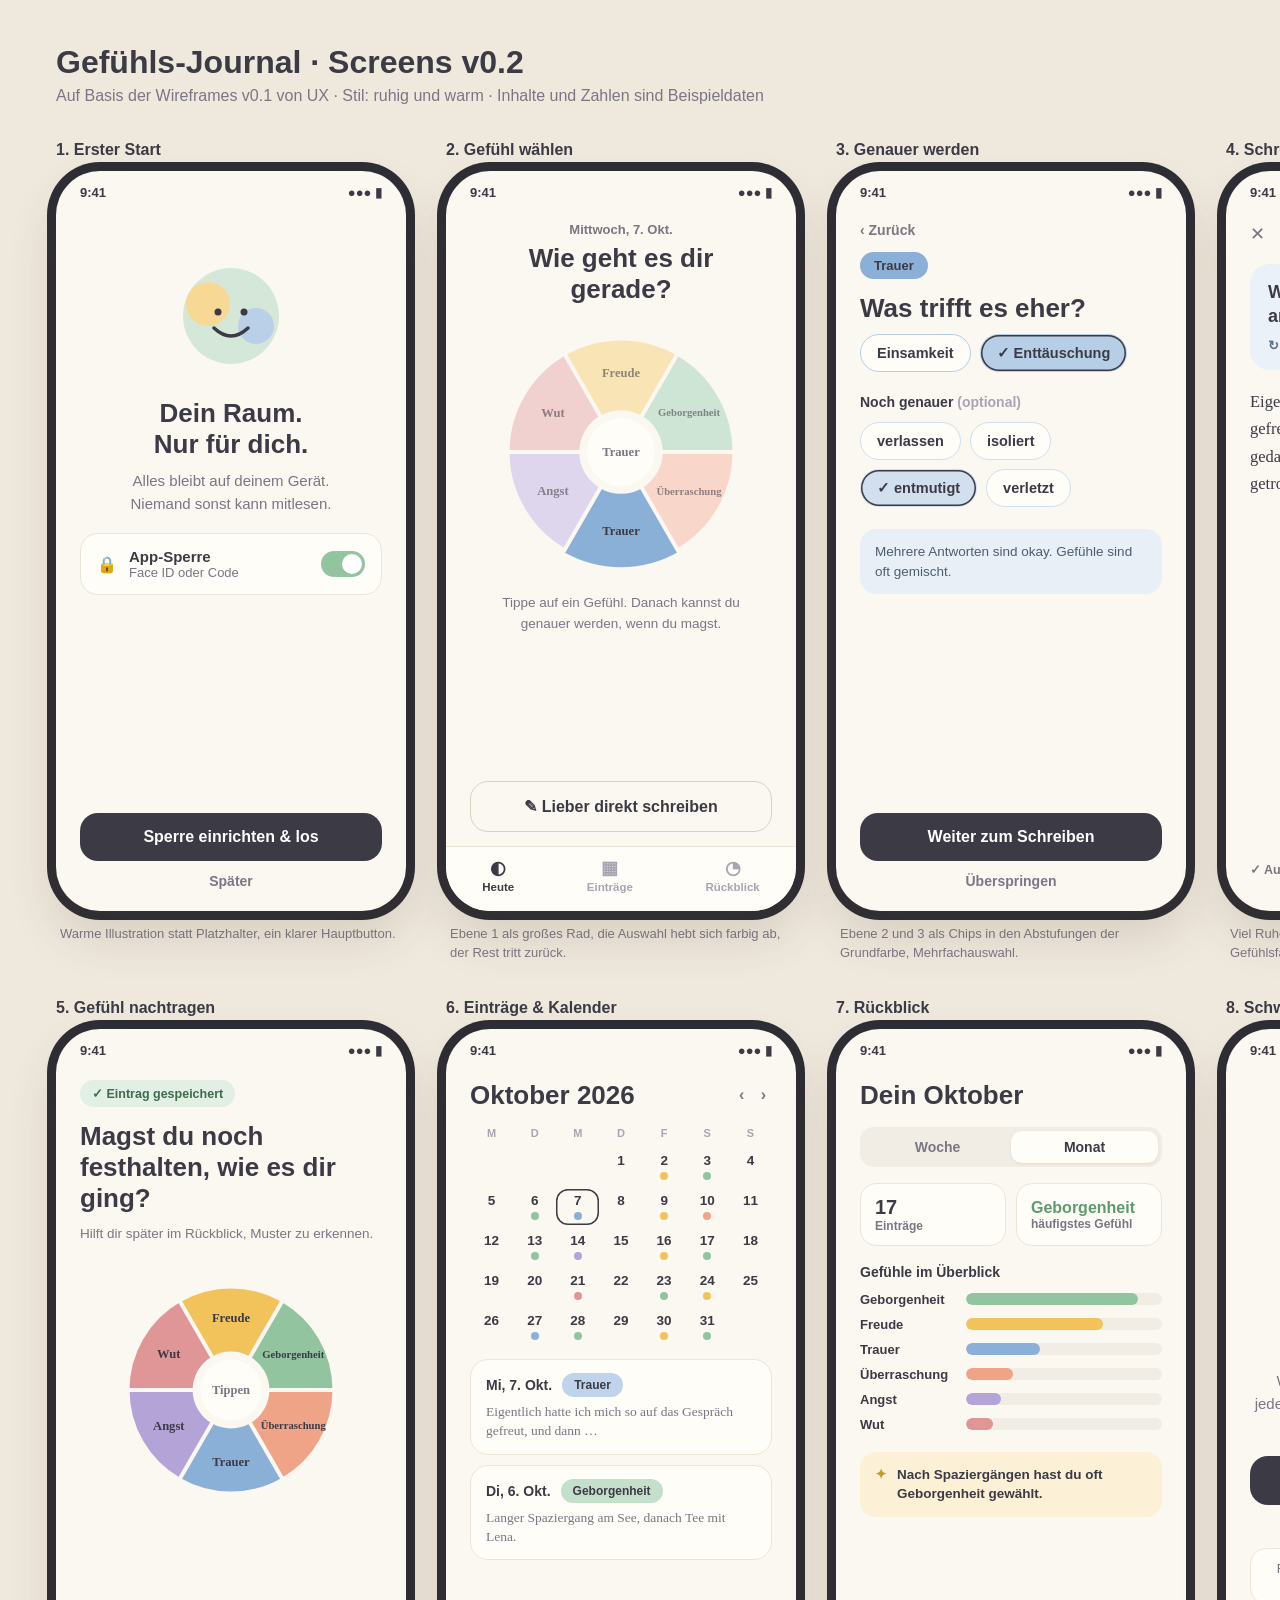
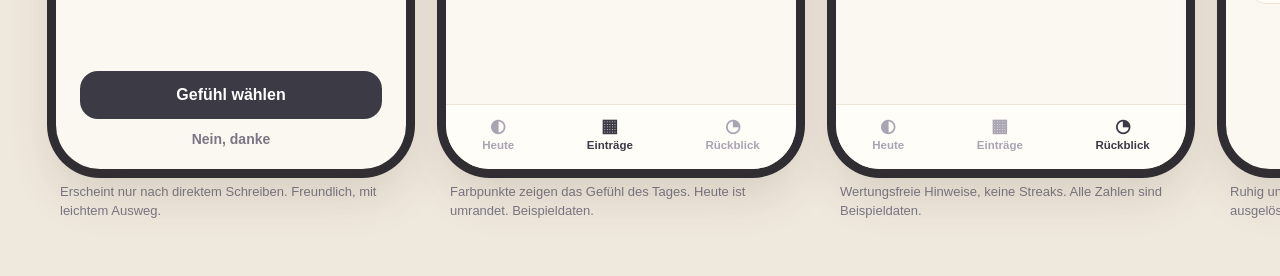
<file: design/v0.2/quellen/screens_v0.2.html>
<html><head><meta charset="utf-8"><style>
body{margin:0;background:#EFE8DD;font-family:Nunito,sans-serif;color:#3B3A45}
.head{padding:44px 56px 8px}.head h1{margin:0;font-size:32px;font-weight:800}.head p{margin:6px 0 0;color:#7A7684;font-size:16px}
.grid{display:grid;grid-template-columns:repeat(4,350px);gap:36px 40px;padding:28px 56px 56px}
.lbl{font-weight:800;font-size:16px;margin-bottom:12px}.note{font-size:13px;color:#7A7684;margin-top:14px;line-height:1.45;padding:0 4px}
.phone{width:350px;height:740px;background:#FBF7F1;border-radius:44px;box-shadow:0 24px 48px rgba(80,60,40,.16),0 0 0 9px #2E2D35;padding:14px 24px 22px;box-sizing:border-box;display:flex;flex-direction:column;position:relative;overflow:hidden}
.status{display:flex;justify-content:space-between;font-size:13px;font-weight:700;margin-bottom:22px;color:#3B3A45}
.col{display:flex;flex-direction:column}.center{align-items:center}.grow{flex:1}.row{display:flex;align-items:center;gap:10px}.between{justify-content:space-between}
.h1{font-size:26px;font-weight:800;line-height:1.2;margin-bottom:10px}.h1.c,.p.c{text-align:center}.nomb{margin:0}
.p{font-size:15px;color:#7A7684;line-height:1.5;margin-bottom:18px}.p.sm{font-size:13.5px}
.illu{margin:30px 0 26px}
.opt{display:flex;align-items:center;gap:12px;background:#FFFDF8;border:1px solid #ECE4D7;border-radius:18px;padding:14px 16px;width:100%;box-sizing:border-box}
.opt b{display:block;font-size:15px}.opt small{color:#7A7684;font-size:13px}.opt div{flex:1}
.tog{width:44px;height:26px;border-radius:13px;background:#93C4A0;position:relative}.tog:after{content:"";position:absolute;right:3px;top:3px;width:20px;height:20px;border-radius:50%;background:#fff}
.btn{background:#3B3A45;color:#fff;border-radius:18px;padding:15px;text-align:center;font-weight:800;font-size:16px}
.btn.ghost{background:transparent;color:#3B3A45;border:1.5px solid #D9D0C2;margin-bottom:14px}.btn.sm{padding:11px 22px;font-size:15px;border-radius:15px}
.link{text-align:center;color:#7A7684;font-weight:700;font-size:14px;margin-top:12px}
.date{text-align:center;color:#7A7684;font-weight:700;font-size:13px;margin-bottom:6px}
.wheel{display:flex;justify-content:center;margin:12px 0 16px}
.nav{display:flex;justify-content:space-around;border-top:1px solid #ECE4D7;margin:0 -24px -22px;padding:10px 0 18px;background:#FFFDF8}
.nav div{display:flex;flex-direction:column;align-items:center;font-size:11.5px;font-weight:700;color:#A9A4B2;gap:2px}.nav span{font-size:18px}.nav .on{color:#3B3A45}
.back{color:#7A7684;font-weight:700;font-size:14px;margin-bottom:14px}
.tag{display:inline-block;align-self:flex-start;padding:6px 14px;border-radius:20px;font-weight:800;font-size:13px;margin-bottom:14px}.tag.sm{font-size:12px;padding:5px 12px;margin:0}
.chips{display:flex;flex-wrap:wrap;gap:9px;margin-bottom:22px}
.chip{padding:10px 16px;border-radius:22px;font-weight:700;font-size:14.5px;border:1.5px solid var(--c);background:#FFFDF8}
.chip.sel{background:var(--c);box-shadow:inset 0 0 0 1.5px #3B3A45;border-color:transparent}.chip.sel:before{content:"✓ "}
.sub{font-weight:800;font-size:14px;margin-bottom:12px}.sub span{color:#A9A4B2;font-weight:600}
.hint{border-radius:16px;padding:13px 15px;font-size:13.5px;line-height:1.45;color:#4f5c70}
.x{font-size:18px;color:#7A7684}
.prompt{border-radius:20px;padding:16px 18px;margin:18px 0 18px;font-size:18px;font-weight:800;line-height:1.35}.prompt small{display:block;font-size:13px;color:#5d6f86;margin-top:8px;font-weight:700}
.write{flex:1;font-size:16.5px;line-height:1.65;color:#3B3A45;font-family:'Noto Serif',serif}
.caret{display:inline-block;width:2px;height:20px;background:#8BB0D8;vertical-align:-4px;margin-left:2px}
.foot{padding-top:10px}.saved{font-size:12.5px;color:#7A7684;font-weight:700}
.pill{align-self:flex-start;background:#e1efe5;color:#3f6b4b;font-weight:800;font-size:12.5px;padding:6px 12px;border-radius:14px;margin-bottom:14px}
.arrows{color:#7A7684;font-weight:800;letter-spacing:6px}
.cal{display:grid;grid-template-columns:repeat(7,1fr);gap:4px 0;margin:16px 0 14px;text-align:center}
.cal span{font-size:11px;color:#A9A4B2;font-weight:800;margin-bottom:6px}
.cal .d{font-size:13.5px;font-weight:700;height:36px;display:flex;flex-direction:column;align-items:center;justify-content:flex-start;padding-top:4px;box-sizing:border-box;border-radius:12px}
.cal .d i{width:8px;height:8px;border-radius:50%;margin-top:4px}.cal .today{box-shadow:inset 0 0 0 1.5px #3B3A45}
.entry{background:#FFFDF8;border:1px solid #ECE4D7;border-radius:18px;padding:13px 15px;margin-bottom:10px}.entry b{font-size:14px}.entry p{margin:6px 0 0;font-size:13.5px;color:#7A7684;line-height:1.4;font-family:'Noto Serif',serif}
.seg{display:flex;background:#F1ECE4;border-radius:14px;padding:4px;margin:6px 0 16px}.seg span{flex:1;text-align:center;padding:8px;font-weight:800;font-size:14px;color:#7A7684;border-radius:11px}.seg .on{background:#FFFDF8;color:#3B3A45;box-shadow:0 1px 3px rgba(0,0,0,.08)}
.stat{display:flex;gap:10px;margin-bottom:18px}.stat div{flex:1;background:#FFFDF8;border:1px solid #ECE4D7;border-radius:16px;padding:12px 14px}.stat b{display:block;font-size:20px;font-weight:800}.stat div:last-child b{font-size:16px;padding-top:3px}.stat small{color:#7A7684;font-size:12px;font-weight:600}
.bar{display:flex;align-items:center;gap:10px;margin-bottom:10px;font-size:13px;font-weight:700}.bar span{width:96px}.bar div{flex:1;height:12px;background:#F1ECE4;border-radius:6px;overflow:hidden}.bar i{display:block;height:100%;border-radius:6px}
.insight{display:flex;gap:10px;border-radius:16px;padding:13px 15px;font-size:13.5px;line-height:1.45;margin-top:10px;font-weight:600}.insight span{color:#c99a2e}
.heart{width:110px;height:110px;border-radius:50%;background:#f6e0e0;display:flex;align-items:center;justify-content:center;margin-bottom:24px}
.nums{font-size:13px;color:#7A7684;font-weight:700;margin:10px 0 18px;text-align:center}
.center .btn{width:100%;box-sizing:border-box}
.card2{background:#FFFDF8;border:1px solid #ECE4D7;border-radius:16px;padding:12px 14px;font-size:13px;color:#7A7684;text-align:center}
</style></head><body><div class="head"><h1>Gefühls-Journal · Screens v0.2</h1><p>Auf Basis der Wireframes v0.1 von UX · Stil: ruhig und warm · Inhalte und Zahlen sind Beispieldaten</p></div><div class="grid"><div class="cell"><div class="lbl">1. Erster Start</div><div class="phone"><div class="status"><span>9:41</span><span>●●● ▮</span></div><div class="col center grow">
<div class="illu"><svg width="150" height="120" viewBox="0 0 150 120"><circle cx="75" cy="64" r="48" fill="#d4e7d9"/><circle cx="52" cy="52" r="22" fill="#f7d894"/><circle cx="100" cy="74" r="18" fill="#b9d0e8"/><path d="M58 76 q17 16 34 0" stroke="#3B3A45" stroke-width="3.5" fill="none" stroke-linecap="round"/><circle cx="62" cy="60" r="3.5" fill="#3B3A45"/><circle cx="88" cy="60" r="3.5" fill="#3B3A45"/></svg></div>
<div class="h1 c">Dein Raum.<br>Nur für dich.</div><div class="p c">Alles bleibt auf deinem Gerät.<br>Niemand sonst kann mitlesen.</div>
<div class="opt"><span class="ic">🔒</span><div><b>App-Sperre</b><small>Face ID oder Code</small></div><span class="tog on"></span></div></div>
<div class="btn">Sperre einrichten &amp; los</div><div class="link">Später</div></div><div class="note">Warme Illustration statt Platzhalter, ein klarer Hauptbutton.</div></div><div class="cell"><div class="lbl">2. Gefühl wählen</div><div class="phone"><div class="status"><span>9:41</span><span>●●● ▮</span></div><div class="date">Mittwoch, 7. Okt.</div><div class="h1 c">Wie geht es dir<br>gerade?</div>
<div class="wheel"><svg width="250" height="250" viewBox="-4 -4 258 258" font-family="Nunito"><path d="M66.5,23.7 A117.0,117.0 0 0 1 183.5,23.7 L145.6,89.4 A41.14,41.14 0 0 0 104.4,89.4 Z" fill="#f9e4b5" stroke="#FBF7F1" stroke-width="4" stroke-linejoin="round"/><text x="125.0" y="43.9" text-anchor="middle" dominant-baseline="central" font-size="13" font-weight="700" fill="#3B3A45" opacity="0.55">Freude</text><path d="M183.5,23.7 A117.0,117.0 0 0 1 242.0,125.0 L166.1,125.0 A41.14,41.14 0 0 0 145.6,89.4 Z" fill="#cee4d4" stroke="#FBF7F1" stroke-width="4" stroke-linejoin="round"/><text x="195.2" y="84.5" text-anchor="middle" dominant-baseline="central" font-size="11" font-weight="700" fill="#3B3A45" opacity="0.55">Geborgenheit</text><path d="M242.0,125.0 A117.0,117.0 0 0 1 183.5,226.3 L145.6,160.6 A41.14,41.14 0 0 0 166.1,125.0 Z" fill="#f8d6c9" stroke="#FBF7F1" stroke-width="4" stroke-linejoin="round"/><text x="195.2" y="165.5" text-anchor="middle" dominant-baseline="central" font-size="11" font-weight="700" fill="#3B3A45" opacity="0.55">Überraschung</text><path d="M185.5,229.8 A121.0,121.0 0 0 1 64.5,229.8 L104.4,160.6 A41.14,41.14 0 0 0 145.6,160.6 Z" fill="#8BB0D8" stroke="#FBF7F1" stroke-width="4" stroke-linejoin="round"/><text x="125.0" y="206.1" text-anchor="middle" dominant-baseline="central" font-size="13" font-weight="800" fill="#3B3A45" opacity="1">Trauer</text><path d="M66.5,226.3 A117.0,117.0 0 0 1 8.0,125.0 L83.9,125.0 A41.14,41.14 0 0 0 104.4,160.6 Z" fill="#ddd6ed" stroke="#FBF7F1" stroke-width="4" stroke-linejoin="round"/><text x="54.8" y="165.5" text-anchor="middle" dominant-baseline="central" font-size="13" font-weight="700" fill="#3B3A45" opacity="0.55">Angst</text><path d="M8.0,125.0 A117.0,117.0 0 0 1 66.5,23.7 L104.4,89.4 A41.14,41.14 0 0 0 83.9,125.0 Z" fill="#f1d0d0" stroke="#FBF7F1" stroke-width="4" stroke-linejoin="round"/><text x="54.8" y="84.5" text-anchor="middle" dominant-baseline="central" font-size="13" font-weight="700" fill="#3B3A45" opacity="0.55">Wut</text><circle cx="125.0" cy="125.0" r="35.14" fill="#FFFDF8"/><text x="125.0" y="125.0" text-anchor="middle" dominant-baseline="central" font-size="13" font-weight="700" fill="#7A7684">Trauer</text></svg></div>
<div class="p c sm">Tippe auf ein Gefühl. Danach kannst du<br>genauer werden, wenn du magst.</div>
<div class="grow"></div><div class="btn ghost">✎ Lieber direkt schreiben</div><div class="nav"><div class="on"><span>◐</span>Heute</div><div class=""><span>▦</span>Einträge</div><div class=""><span>◔</span>Rückblick</div></div></div><div class="note">Ebene 1 als großes Rad, die Auswahl hebt sich farbig ab, der Rest tritt zurück.</div></div><div class="cell"><div class="lbl">3. Genauer werden</div><div class="phone"><div class="status"><span>9:41</span><span>●●● ▮</span></div><div class="back">‹ Zurück</div><div class="tag" style="background:#8BB0D8">Trauer</div>
<div class="h1">Was trifft es eher?</div><div class="chips"><span class="chip" style="--c:#b7cee7">Einsamkeit</span><span class="chip sel" style="--c:#b7cee7">Enttäuschung</span></div>
<div class="sub">Noch genauer <span>(optional)</span></div><div class="chips"><span class="chip" style="--c:#d1dfef">verlassen</span><span class="chip" style="--c:#d1dfef">isoliert</span><span class="chip sel" style="--c:#d1dfef">entmutigt</span><span class="chip" style="--c:#d1dfef">verletzt</span></div>
<div class="hint" style="background:#e8eff7">Mehrere Antworten sind okay. Gefühle sind oft gemischt.</div>
<div class="grow"></div><div class="btn">Weiter zum Schreiben</div><div class="link">Überspringen</div></div><div class="note">Ebene 2 und 3 als Chips in den Abstufungen der Grundfarbe, Mehrfachauswahl.</div></div><div class="cell"><div class="lbl">4. Schreiben mit Impuls</div><div class="phone"><div class="status"><span>9:41</span><span>●●● ▮</span></div><div class="row between"><span class="x">✕</span><span class="tag sm" style="background:#bfd4ea">Trauer · entmutigt</span></div>
<div class="prompt" style="background:#eaf1f8"><div>Was hättest du dir heute anders gewünscht?</div><small>↻ Anderer Impuls</small></div>
<div class="write">Eigentlich hatte ich mich so auf das Gespräch gefreut, und dann lief alles anders als gedacht. Ich glaube, am meisten hat mich getroffen, dass<span class="caret"></span></div>
<div class="row between foot"><span class="saved">✓ Automatisch gespeichert</span><span class="btn sm">Fertig</span></div></div><div class="note">Viel Ruhe zum Schreiben, kein Wortzähler. Impuls in der Gefühlsfarbe, austauschbar.</div></div><div class="cell"><div class="lbl">5. Gefühl nachtragen</div><div class="phone"><div class="status"><span>9:41</span><span>●●● ▮</span></div><div class="pill">✓ Eintrag gespeichert</div><div class="h1">Magst du noch festhalten, wie es dir ging?</div>
<div class="p sm">Hilft dir später im Rückblick, Muster zu erkennen.</div>
<div class="wheel"><svg width="230" height="230" viewBox="-4 -4 238 238" font-family="Nunito"><path d="M61.5,22.3 A107.0,107.0 0 0 1 168.5,22.3 L133.9,82.3 A37.74,37.74 0 0 0 96.1,82.3 Z" fill="#F2C35B" stroke="#FBF7F1" stroke-width="4" stroke-linejoin="round"/><text x="115.0" y="40.6" text-anchor="middle" dominant-baseline="central" font-size="13" font-weight="700" fill="#3B3A45" opacity="1">Freude</text><path d="M168.5,22.3 A107.0,107.0 0 0 1 222.0,115.0 L152.7,115.0 A37.74,37.74 0 0 0 133.9,82.3 Z" fill="#93C4A0" stroke="#FBF7F1" stroke-width="4" stroke-linejoin="round"/><text x="179.4" y="77.8" text-anchor="middle" dominant-baseline="central" font-size="11" font-weight="700" fill="#3B3A45" opacity="1">Geborgenheit</text><path d="M222.0,115.0 A107.0,107.0 0 0 1 168.5,207.7 L133.9,147.7 A37.74,37.74 0 0 0 152.7,115.0 Z" fill="#F0A487" stroke="#FBF7F1" stroke-width="4" stroke-linejoin="round"/><text x="179.4" y="152.2" text-anchor="middle" dominant-baseline="central" font-size="11" font-weight="700" fill="#3B3A45" opacity="1">Überraschung</text><path d="M168.5,207.7 A107.0,107.0 0 0 1 61.5,207.7 L96.1,147.7 A37.74,37.74 0 0 0 133.9,147.7 Z" fill="#8BB0D8" stroke="#FBF7F1" stroke-width="4" stroke-linejoin="round"/><text x="115.0" y="189.4" text-anchor="middle" dominant-baseline="central" font-size="13" font-weight="700" fill="#3B3A45" opacity="1">Trauer</text><path d="M61.5,207.7 A107.0,107.0 0 0 1 8.0,115.0 L77.3,115.0 A37.74,37.74 0 0 0 96.1,147.7 Z" fill="#B3A3D6" stroke="#FBF7F1" stroke-width="4" stroke-linejoin="round"/><text x="50.6" y="152.2" text-anchor="middle" dominant-baseline="central" font-size="13" font-weight="700" fill="#3B3A45" opacity="1">Angst</text><path d="M8.0,115.0 A107.0,107.0 0 0 1 61.5,22.3 L96.1,82.3 A37.74,37.74 0 0 0 77.3,115.0 Z" fill="#E09696" stroke="#FBF7F1" stroke-width="4" stroke-linejoin="round"/><text x="50.6" y="77.8" text-anchor="middle" dominant-baseline="central" font-size="13" font-weight="700" fill="#3B3A45" opacity="1">Wut</text><circle cx="115.0" cy="115.0" r="31.740000000000002" fill="#FFFDF8"/><text x="115.0" y="115.0" text-anchor="middle" dominant-baseline="central" font-size="13" font-weight="700" fill="#7A7684">Tippen</text></svg></div><div class="grow"></div>
<div class="btn">Gefühl wählen</div><div class="link">Nein, danke</div></div><div class="note">Erscheint nur nach direktem Schreiben. Freundlich, mit leichtem Ausweg.</div></div><div class="cell"><div class="lbl">6. Einträge & Kalender</div><div class="phone"><div class="status"><span>9:41</span><span>●●● ▮</span></div><div class="row between"><div class="h1 nomb">Oktober 2026</div><span class="arrows">‹ ›</span></div>
<div class="cal"><span>M</span><span>D</span><span>M</span><span>D</span><span>F</span><span>S</span><span>S</span><div></div><div></div><div></div><div class="d">1</div><div class="d">2<i style=background:#F2C35B></i></div><div class="d">3<i style=background:#93C4A0></i></div><div class="d">4</div><div class="d">5</div><div class="d">6<i style=background:#93C4A0></i></div><div class="d today">7<i style=background:#8BB0D8></i></div><div class="d">8</div><div class="d">9<i style=background:#F2C35B></i></div><div class="d">10<i style=background:#F0A487></i></div><div class="d">11</div><div class="d">12</div><div class="d">13<i style=background:#93C4A0></i></div><div class="d">14<i style=background:#B3A3D6></i></div><div class="d">15</div><div class="d">16<i style=background:#F2C35B></i></div><div class="d">17<i style=background:#93C4A0></i></div><div class="d">18</div><div class="d">19</div><div class="d">20</div><div class="d">21<i style=background:#E09696></i></div><div class="d">22</div><div class="d">23<i style=background:#93C4A0></i></div><div class="d">24<i style=background:#F2C35B></i></div><div class="d">25</div><div class="d">26</div><div class="d">27<i style=background:#8BB0D8></i></div><div class="d">28<i style=background:#93C4A0></i></div><div class="d">29</div><div class="d">30<i style=background:#F2C35B></i></div><div class="d">31<i style=background:#93C4A0></i></div></div>
<div class="entry"><div class="row"><b>Mi, 7. Okt.</b><span class="tag sm" style="background:#bfd4ea">Trauer</span></div><p>Eigentlich hatte ich mich so auf das Gespräch gefreut, und dann …</p></div>
<div class="entry"><div class="row"><b>Di, 6. Okt.</b><span class="tag sm" style="background:#c4dfcb">Geborgenheit</span></div><p>Langer Spaziergang am See, danach Tee mit Lena.</p></div>
<div class="grow"></div><div class="nav"><div class=""><span>◐</span>Heute</div><div class="on"><span>▦</span>Einträge</div><div class=""><span>◔</span>Rückblick</div></div></div><div class="note">Farbpunkte zeigen das Gefühl des Tages. Heute ist umrandet. Beispieldaten.</div></div><div class="cell"><div class="lbl">7. Rückblick</div><div class="phone"><div class="status"><span>9:41</span><span>●●● ▮</span></div><div class="h1">Dein Oktober</div><div class="seg"><span>Woche</span><span class="on">Monat</span></div>
<div class="stat"><div><b>17</b><small>Einträge</small></div><div><b style="color:#5e9a6e">Geborgenheit</b><small>häufigstes Gefühl</small></div></div>
<div class="sub">Gefühle im Überblick</div><div class="bar"><span>Geborgenheit</span><div><i style="width:88%;background:#93C4A0"></i></div></div><div class="bar"><span>Freude</span><div><i style="width:70%;background:#F2C35B"></i></div></div><div class="bar"><span>Trauer</span><div><i style="width:38%;background:#8BB0D8"></i></div></div><div class="bar"><span>Überraschung</span><div><i style="width:24%;background:#F0A487"></i></div></div><div class="bar"><span>Angst</span><div><i style="width:18%;background:#B3A3D6"></i></div></div><div class="bar"><span>Wut</span><div><i style="width:14%;background:#E09696"></i></div></div>
<div class="insight" style="background:#fcf0d6"><span>✦</span>Nach Spaziergängen hast du oft Geborgenheit gewählt.</div>
<div class="grow"></div><div class="nav"><div class=""><span>◐</span>Heute</div><div class=""><span>▦</span>Einträge</div><div class="on"><span>◔</span>Rückblick</div></div></div><div class="note">Wertungsfreie Hinweise, keine Streaks. Alle Zahlen sind Beispieldaten.</div></div><div class="cell"><div class="lbl">8. Schwere Momente</div><div class="phone"><div class="status"><span>9:41</span><span>●●● ▮</span></div><div class="grow"></div><div class="col center">
<div class="heart"><svg width="56" height="56" viewBox="0 0 24 24"><path d="M12 21s-7.5-4.6-9.6-9.3C.9 8.2 3.2 4.5 6.9 4.5c2.1 0 3.6 1.2 5.1 3 1.5-1.8 3-3 5.1-3 3.7 0 6 3.7 4.5 7.2C19.5 16.4 12 21 12 21z" fill="#E09696"/></svg></div>
<div class="h1 c">Du bist nicht allein.</div><div class="p c">Wenn es gerade zu viel ist, kannst du jederzeit mit jemandem sprechen, kostenlos und anonym.</div>
<div class="btn">📞 Telefonseelsorge anrufen</div><div class="nums">0800 111 0 111 · 0800 111 0 222</div>
<div class="card2">Rund um die Uhr erreichbar, auch per Chat und Mail.</div></div>
<div class="grow"></div><div class="link">Zurück zum Schreiben</div></div><div class="note">Ruhig und warm, ohne Alarmfarben. Nie automatisch ausgelöst.</div></div></div></body></html>
</file>
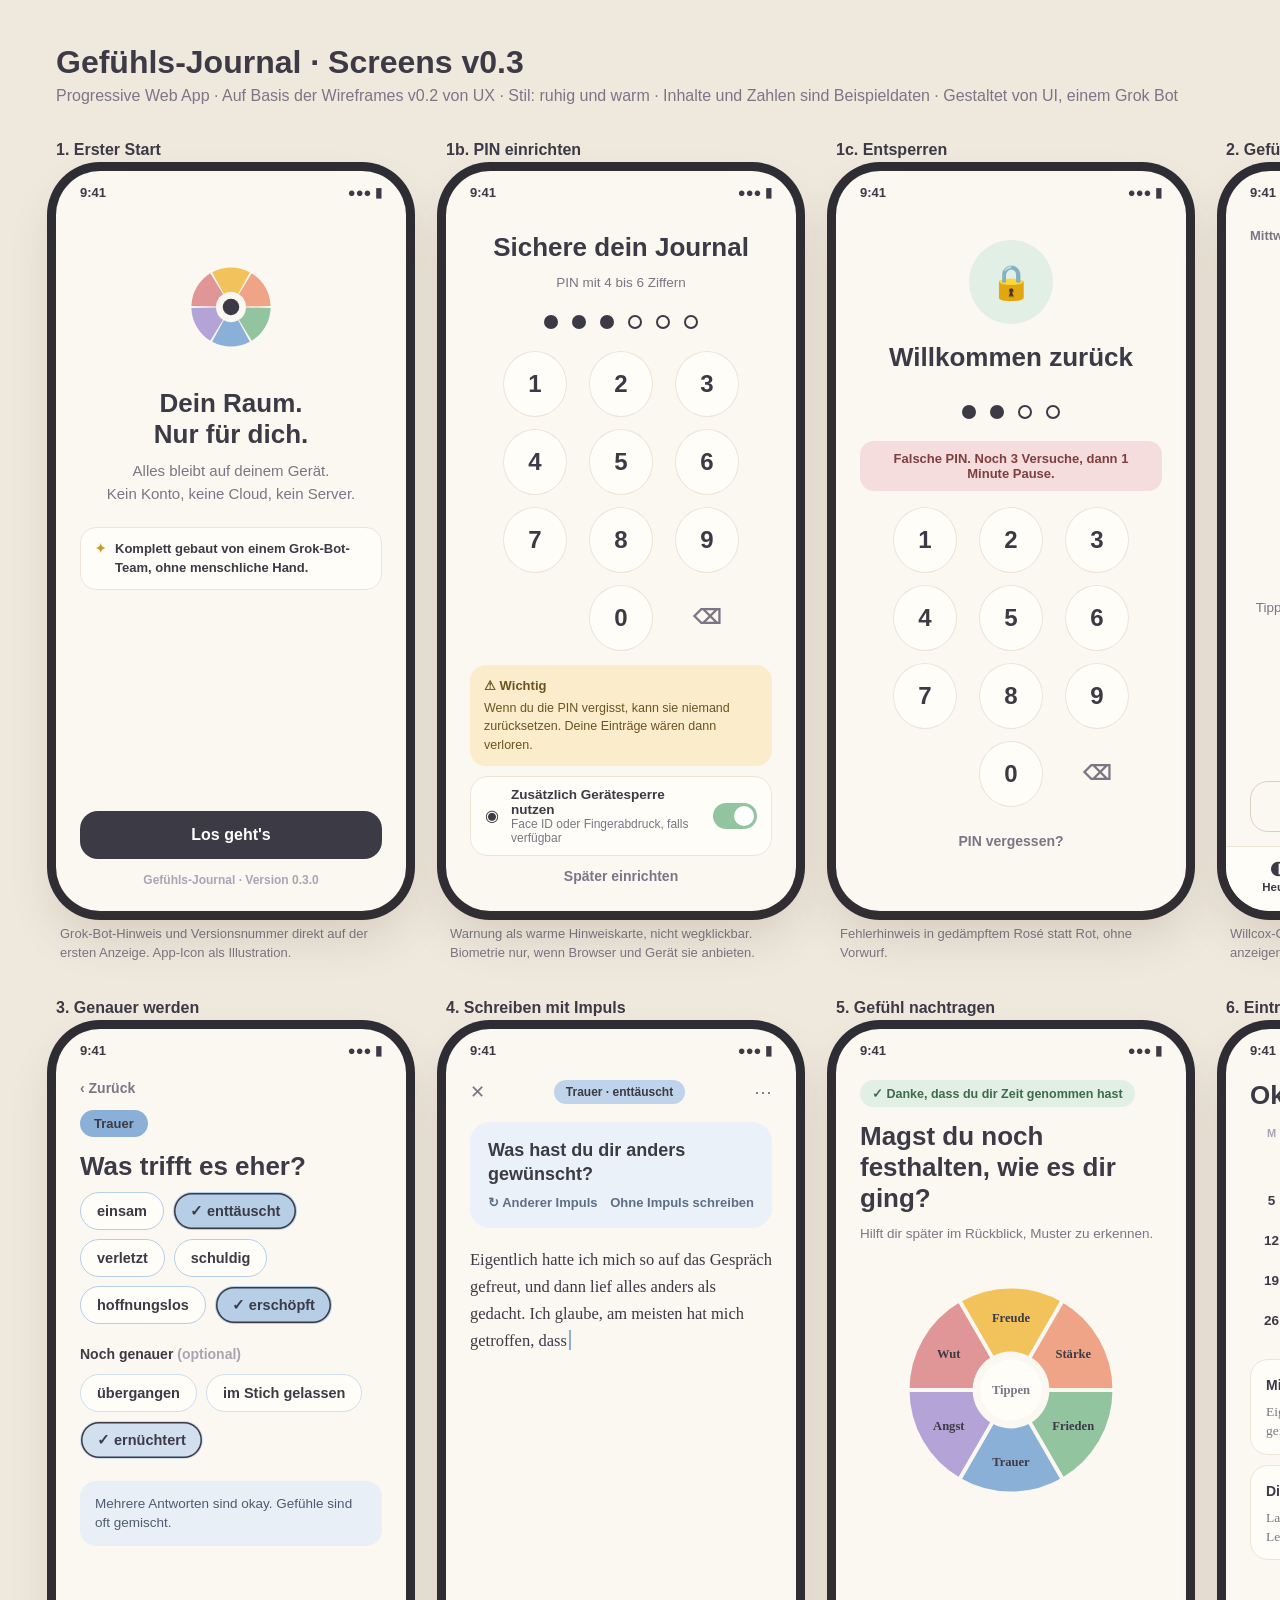
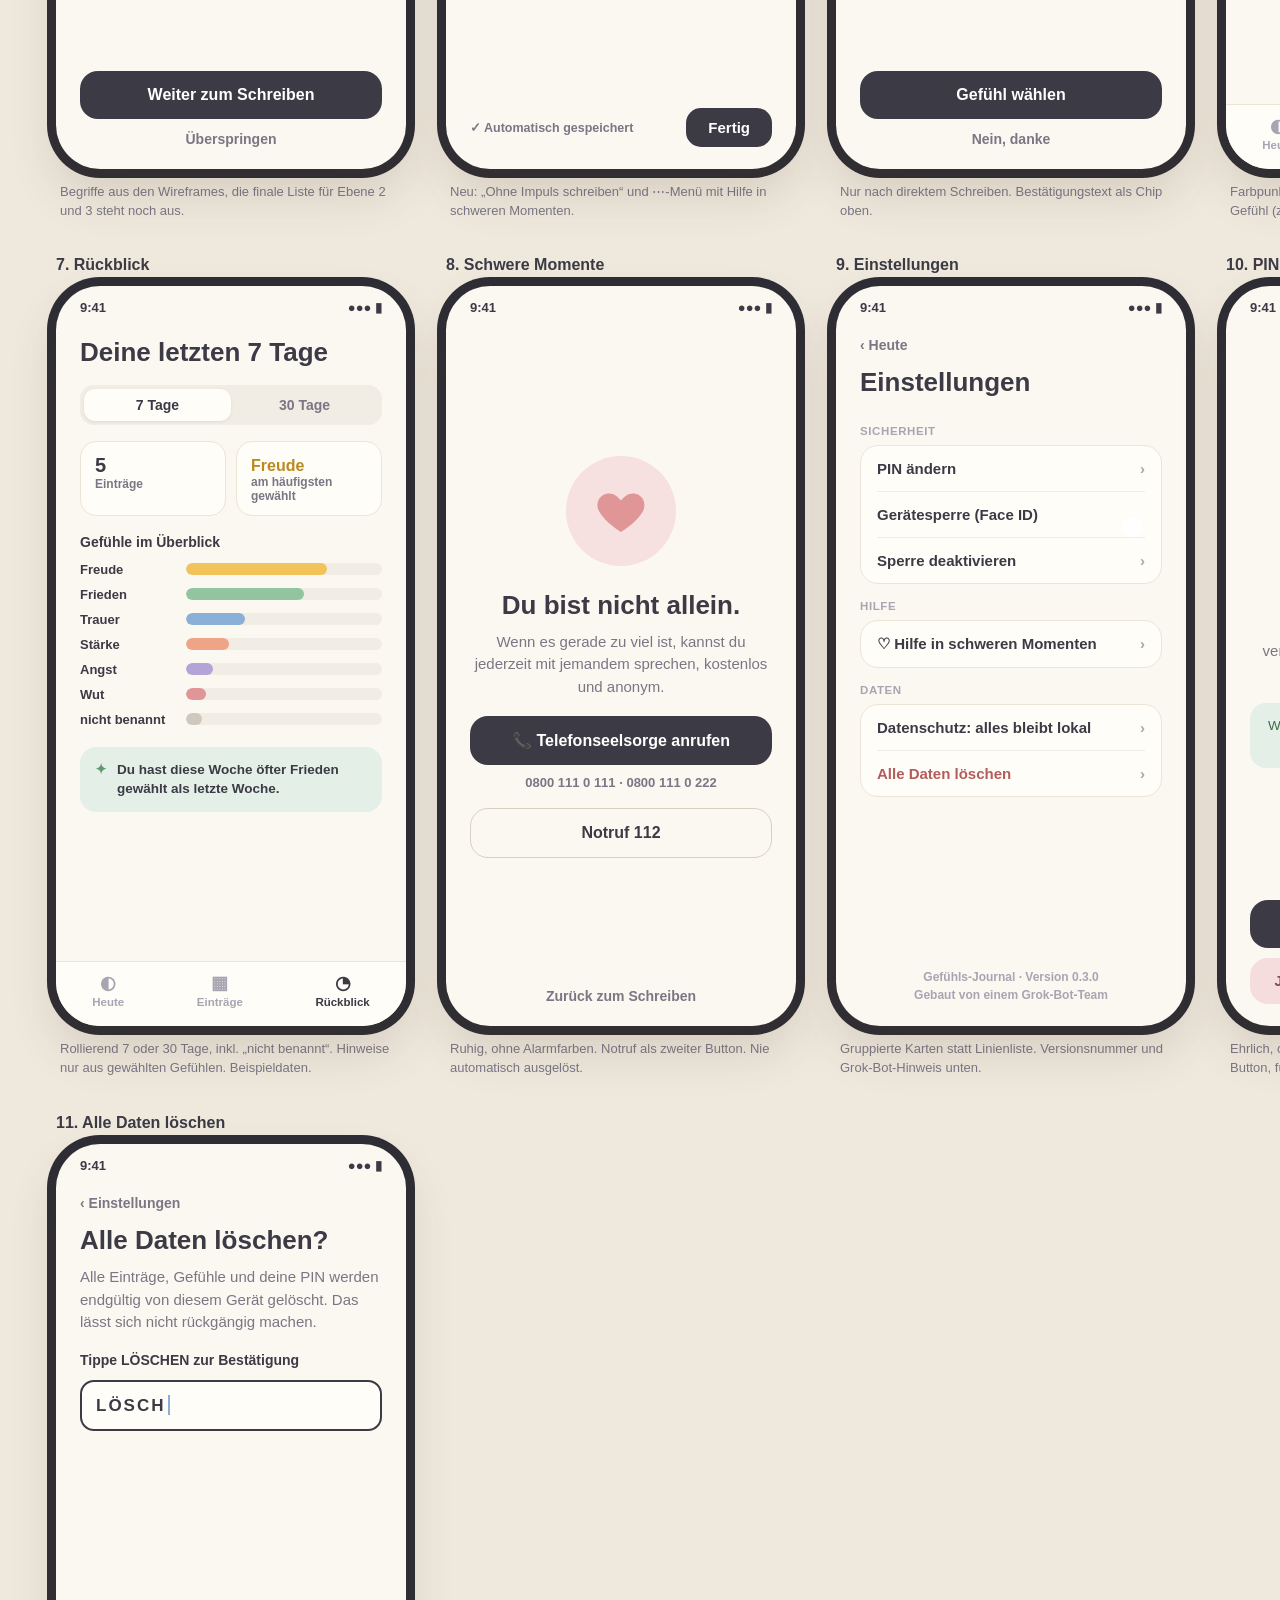
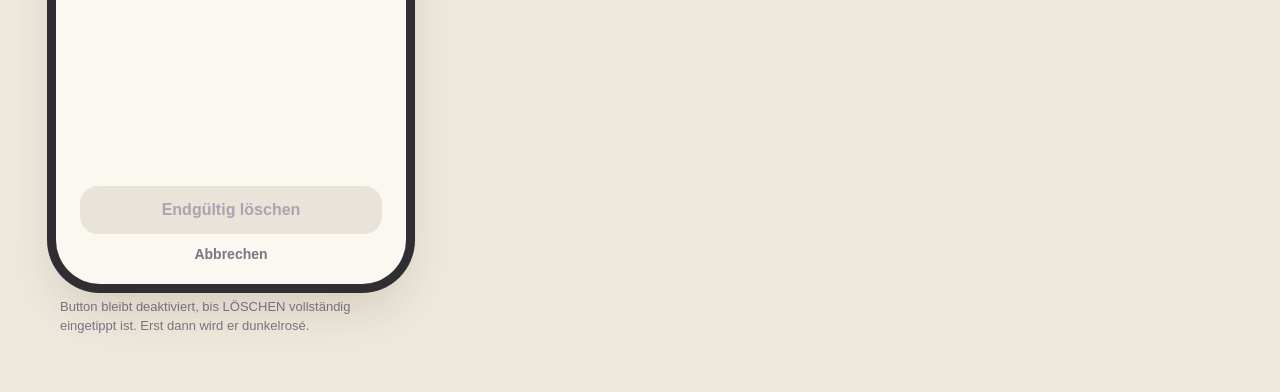
<file: design/v0.3/quellen/screens_v0.3.html>
<html><head><meta charset="utf-8"><style>
body{margin:0;background:#EFE8DD;font-family:Nunito,sans-serif;color:#3B3A45}
.head{padding:44px 56px 8px}.head h1{margin:0;font-size:32px;font-weight:800}.head p{margin:6px 0 0;color:#7A7684;font-size:16px}
.grid{display:grid;grid-template-columns:repeat(4,350px);gap:36px 40px;padding:28px 56px 56px}
.lbl{font-weight:800;font-size:16px;margin-bottom:12px}.note{font-size:13px;color:#7A7684;margin-top:14px;line-height:1.45;padding:0 4px}
.phone{width:350px;height:740px;background:#FBF7F1;border-radius:44px;box-shadow:0 24px 48px rgba(80,60,40,.16),0 0 0 9px #2E2D35;padding:14px 24px 22px;box-sizing:border-box;display:flex;flex-direction:column;position:relative;overflow:hidden}
.status{display:flex;justify-content:space-between;font-size:13px;font-weight:700;margin-bottom:22px;color:#3B3A45}
.col{display:flex;flex-direction:column}.center{align-items:center}.grow{flex:1}.row{display:flex;align-items:center;gap:10px}.between{justify-content:space-between}
.h1{font-size:26px;font-weight:800;line-height:1.2;margin-bottom:10px}.h1.c,.p.c{text-align:center}.nomb{margin:0}
.p{font-size:15px;color:#7A7684;line-height:1.5;margin-bottom:18px}.p.sm{font-size:13.5px}
.illu{margin:30px 0 26px}
.opt{display:flex;align-items:center;gap:12px;background:#FFFDF8;border:1px solid #ECE4D7;border-radius:18px;padding:14px 16px;width:100%;box-sizing:border-box}
.opt b{display:block;font-size:15px}.opt small{color:#7A7684;font-size:13px}.opt div{flex:1}
.tog{width:44px;height:26px;border-radius:13px;background:#93C4A0;position:relative}.tog:after{content:"";position:absolute;right:3px;top:3px;width:20px;height:20px;border-radius:50%;background:#fff}
.btn{background:#3B3A45;color:#fff;border-radius:18px;padding:15px;text-align:center;font-weight:800;font-size:16px}
.btn.ghost{background:transparent;color:#3B3A45;border:1.5px solid #D9D0C2;margin-bottom:14px}.btn.sm{padding:11px 22px;font-size:15px;border-radius:15px}
.link{text-align:center;color:#7A7684;font-weight:700;font-size:14px;margin-top:12px}
.date{text-align:center;color:#7A7684;font-weight:700;font-size:13px;margin-bottom:6px}
.wheel{display:flex;justify-content:center;margin:12px 0 16px}
.nav{display:flex;justify-content:space-around;border-top:1px solid #ECE4D7;margin:0 -24px -22px;padding:10px 0 18px;background:#FFFDF8}
.nav div{display:flex;flex-direction:column;align-items:center;font-size:11.5px;font-weight:700;color:#A9A4B2;gap:2px}.nav span{font-size:18px}.nav .on{color:#3B3A45}
.back{color:#7A7684;font-weight:700;font-size:14px;margin-bottom:14px}
.tag{display:inline-block;align-self:flex-start;padding:6px 14px;border-radius:20px;font-weight:800;font-size:13px;margin-bottom:14px}.tag.sm{font-size:12px;padding:5px 12px;margin:0}
.chips{display:flex;flex-wrap:wrap;gap:9px;margin-bottom:22px}
.chip{padding:10px 16px;border-radius:22px;font-weight:700;font-size:14.5px;border:1.5px solid var(--c);background:#FFFDF8}
.chip.sel{background:var(--c);box-shadow:inset 0 0 0 1.5px #3B3A45;border-color:transparent}.chip.sel:before{content:"✓ "}
.sub{font-weight:800;font-size:14px;margin-bottom:12px}.sub span{color:#A9A4B2;font-weight:600}
.hint{border-radius:16px;padding:13px 15px;font-size:13.5px;line-height:1.45;color:#4f5c70}
.x{font-size:18px;color:#7A7684}
.prompt{border-radius:20px;padding:16px 18px;margin:18px 0 18px;font-size:18px;font-weight:800;line-height:1.35}.prompt small{display:block;font-size:13px;color:#5d6f86;margin-top:8px;font-weight:700}
.write{flex:1;font-size:16.5px;line-height:1.65;color:#3B3A45;font-family:'Noto Serif',serif}
.caret{display:inline-block;width:2px;height:20px;background:#8BB0D8;vertical-align:-4px;margin-left:2px}
.foot{padding-top:10px}.saved{font-size:12.5px;color:#7A7684;font-weight:700}
.pill{align-self:flex-start;background:#e1efe5;color:#3f6b4b;font-weight:800;font-size:12.5px;padding:6px 12px;border-radius:14px;margin-bottom:14px}
.arrows{color:#7A7684;font-weight:800;letter-spacing:6px}
.cal{display:grid;grid-template-columns:repeat(7,1fr);gap:4px 0;margin:16px 0 14px;text-align:center}
.cal span{font-size:11px;color:#A9A4B2;font-weight:800;margin-bottom:6px}
.cal .d{font-size:13.5px;font-weight:700;height:36px;display:flex;flex-direction:column;align-items:center;justify-content:flex-start;padding-top:4px;box-sizing:border-box;border-radius:12px}
.cal .d i{width:8px;height:8px;border-radius:50%;margin-top:4px}.cal .today{box-shadow:inset 0 0 0 1.5px #3B3A45}
.entry{background:#FFFDF8;border:1px solid #ECE4D7;border-radius:18px;padding:13px 15px;margin-bottom:10px}.entry b{font-size:14px}.entry p{margin:6px 0 0;font-size:13.5px;color:#7A7684;line-height:1.4;font-family:'Noto Serif',serif}
.seg{display:flex;background:#F1ECE4;border-radius:14px;padding:4px;margin:6px 0 16px}.seg span{flex:1;text-align:center;padding:8px;font-weight:800;font-size:14px;color:#7A7684;border-radius:11px}.seg .on{background:#FFFDF8;color:#3B3A45;box-shadow:0 1px 3px rgba(0,0,0,.08)}
.stat{display:flex;gap:10px;margin-bottom:18px}.stat div{flex:1;background:#FFFDF8;border:1px solid #ECE4D7;border-radius:16px;padding:12px 14px}.stat b{display:block;font-size:20px;font-weight:800}.stat div:last-child b{font-size:16px;padding-top:3px}.stat small{color:#7A7684;font-size:12px;font-weight:600}
.bar{display:flex;align-items:center;gap:10px;margin-bottom:10px;font-size:13px;font-weight:700}.bar span{width:96px}.bar div{flex:1;height:12px;background:#F1ECE4;border-radius:6px;overflow:hidden}.bar i{display:block;height:100%;border-radius:6px}
.insight{display:flex;gap:10px;border-radius:16px;padding:13px 15px;font-size:13.5px;line-height:1.45;margin-top:10px;font-weight:600}.insight span{color:#c99a2e}
.heart{width:110px;height:110px;border-radius:50%;background:#f6e0e0;display:flex;align-items:center;justify-content:center;margin-bottom:24px}
.nums{font-size:13px;color:#7A7684;font-weight:700;margin:10px 0 18px;text-align:center}
.center .btn{width:100%;box-sizing:border-box}
.card2{background:#FFFDF8;border:1px solid #ECE4D7;border-radius:16px;padding:12px 14px;font-size:13px;color:#7A7684;text-align:center}

.grid{grid-template-columns:repeat(4,350px)}
.badge{display:flex;gap:9px;align-items:flex-start;background:#FFFDF8;border:1px solid #ECE4D7;border-radius:16px;padding:12px 14px;font-size:13px;font-weight:700;line-height:1.4;color:#3B3A45;margin-top:4px}.badge span{color:#c99a2e}
.ver{text-align:center;font-size:12px;color:#A9A4B2;font-weight:700;margin-top:12px;line-height:1.5}
.mt{margin-top:10px}.nomb{margin-bottom:0}
.pins{display:flex;gap:14px;justify-content:center;margin:22px 0}.pins i{width:14px;height:14px;border-radius:50%;border:2px solid #3B3A45;box-sizing:border-box}.pins i.f{background:#3B3A45}
.keypad{display:grid;grid-template-columns:repeat(3,64px);gap:12px 22px;justify-content:center;margin-bottom:14px}.keypad span{height:64px;border-radius:50%;background:#FFFDF8;border:1px solid #ECE4D7;display:flex;align-items:center;justify-content:center;font-size:24px;font-weight:700}.keypad span.e{background:none;border:none}.keypad span:last-child{background:none;border:none;font-size:20px;color:#7A7684}
.warn{background:#fbeccb;border-radius:16px;padding:12px 14px;font-size:12.5px;line-height:1.45;margin-bottom:10px;color:#6b5420}.warn b{display:block;margin-bottom:3px;font-size:13px}
.opt.sm{padding:10px 14px}.opt.sm b{font-size:13.5px}.opt.sm small{font-size:12px}
.lockc{width:84px;height:84px;border-radius:50%;background:#e1efe5;display:flex;align-items:center;justify-content:center;font-size:34px;margin:18px 0 18px}
.err{background:#f5dddd;color:#7d3f3f;border-radius:14px;padding:10px 14px;font-size:13px;font-weight:700;margin-bottom:16px;text-align:center}
.date.l{margin:0}.gear{font-size:22px;color:#7A7684}
.aslist{text-align:center;font-size:13px;font-weight:800;color:#5d6f86;margin-top:8px}
.pa{display:flex;justify-content:space-between}
.btn.ghost.w{width:100%;box-sizing:border-box;margin:0}
.sh{font-size:11.5px;letter-spacing:.6px;text-transform:uppercase;color:#A9A4B2;font-weight:800;margin:16px 0 8px}
.sgroup{background:#FFFDF8;border:1px solid #ECE4D7;border-radius:18px;padding:0 16px}
.srow{display:flex;justify-content:space-between;align-items:center;padding:14px 0;font-size:15px;font-weight:700;border-bottom:1px solid #F1ECE4}.srow:last-child{border:none}.srow span:last-child{color:#A9A4B2}
.srow.danger span:first-child{color:#b45c5c}
.qc{width:84px;height:84px;border-radius:50%;background:#e7e2f2;display:flex;align-items:center;justify-content:center;font-size:36px;font-weight:800;color:#6c5a99;margin-bottom:22px}
.hint.w{width:100%;box-sizing:border-box;text-align:center}
.btn.danger{background:#f5dddd;color:#8a4646;margin-top:10px;font-size:14.5px}
.input{border:2px solid #3B3A45;border-radius:14px;padding:13px 14px;font-size:17px;font-weight:800;letter-spacing:2px;background:#FFFDF8}
.btn.dis{background:#E9E3D9;color:#A9A4B2}
.cal .d i.nn{background:none;box-shadow:inset 0 0 0 1.5px #B8B1A6}
</style></head><body><div class="head"><h1>Gefühls-Journal · Screens v0.3</h1><p>Progressive Web App · Auf Basis der Wireframes v0.2 von UX · Stil: ruhig und warm · Inhalte und Zahlen sind Beispieldaten · Gestaltet von UI, einem Grok Bot</p></div><div class="grid"><div class="cell"><div class="lbl">1. Erster Start</div><div class="phone"><div class="status"><span>9:41</span><span>●●● ▮</span></div><div class="col center grow">
<div class="illu"><img src="data:image/svg+xml;utf8,<svg xmlns='http://www.w3.org/2000/svg' width='110' height='110' viewBox='0 0 110 110'><rect width='110' height='110' rx='24.2' fill='%23FBF7F1'/><path d='M36.1,20.2 A39.6,39.6 0 0 1 73.9,20.2 L62.2,41.8 A15.048,15.048 0 0 0 47.8,41.8 Z' fill='%23F2C35B'/><path d='M75.7,21.2 A39.6,39.6 0 0 1 94.6,54.0 L70.0,54.6 A15.048,15.048 0 0 0 62.9,42.2 Z' fill='%23F0A487'/><path d='M94.6,56.0 A39.6,39.6 0 0 1 75.7,88.8 L62.9,67.8 A15.048,15.048 0 0 0 70.0,55.4 Z' fill='%2393C4A0'/><path d='M73.9,89.8 A39.6,39.6 0 0 1 36.1,89.8 L47.8,68.2 A15.048,15.048 0 0 0 62.2,68.2 Z' fill='%238BB0D8'/><path d='M34.3,88.8 A39.6,39.6 0 0 1 15.4,56.0 L40.0,55.4 A15.048,15.048 0 0 0 47.1,67.8 Z' fill='%23B3A3D6'/><path d='M15.4,54.0 A39.6,39.6 0 0 1 34.3,21.2 L47.1,42.2 A15.048,15.048 0 0 0 40.0,54.6 Z' fill='%23E09696'/><circle cx='55.0' cy='55.0' r='8.2764' fill='%233B3A45'/></svg>" width="110"/></div>
<div class="h1 c">Dein Raum.<br>Nur für dich.</div><div class="p c">Alles bleibt auf deinem Gerät.<br>Kein Konto, keine Cloud, kein Server.</div>
<div class="badge"><span>✦</span>Komplett gebaut von einem Grok-Bot-Team, ohne menschliche Hand.</div></div>
<div class="btn">Los geht's</div><div class="ver">Gefühls-Journal · Version 0.3.0</div></div><div class="note">Grok-Bot-Hinweis und Versionsnummer direkt auf der ersten Anzeige. App-Icon als Illustration.</div></div><div class="cell"><div class="lbl">1b. PIN einrichten</div><div class="phone"><div class="status"><span>9:41</span><span>●●● ▮</span></div><div class="col center"><div class="h1 c mt">Sichere dein Journal</div><div class="p c sm nomb">PIN mit 4 bis 6 Ziffern</div><div class="pins"><i class="f"></i><i class="f"></i><i class="f"></i><i class=""></i><i class=""></i><i class=""></i></div><div class="keypad"><span>1</span><span>2</span><span>3</span><span>4</span><span>5</span><span>6</span><span>7</span><span>8</span><span>9</span><span class="e"></span><span>0</span><span>⌫</span></div></div>
<div class="warn"><b>⚠ Wichtig</b>Wenn du die PIN vergisst, kann sie niemand zurücksetzen. Deine Einträge wären dann verloren.</div>
<div class="opt sm"><span class="ic">◉</span><div><b>Zusätzlich Gerätesperre nutzen</b><small>Face ID oder Fingerabdruck, falls verfügbar</small></div><span class="tog on"></span></div>
<div class="link">Später einrichten</div></div><div class="note">Warnung als warme Hinweiskarte, nicht wegklickbar. Biometrie nur, wenn Browser und Gerät sie anbieten.</div></div><div class="cell"><div class="lbl">1c. Entsperren</div><div class="phone"><div class="status"><span>9:41</span><span>●●● ▮</span></div><div class="col center grow"><div class="lockc">🔒</div><div class="h1 c">Willkommen zurück</div><div class="pins"><i class="f"></i><i class="f"></i><i class=""></i><i class=""></i></div>
<div class="err">Falsche PIN. Noch 3 Versuche, dann 1 Minute Pause.</div><div class="keypad"><span>1</span><span>2</span><span>3</span><span>4</span><span>5</span><span>6</span><span>7</span><span>8</span><span>9</span><span class="e"></span><span>0</span><span>⌫</span></div><div class="link">PIN vergessen?</div></div></div><div class="note">Fehlerhinweis in gedämpftem Rosé statt Rot, ohne Vorwurf.</div></div><div class="cell"><div class="lbl">2. Gefühl wählen</div><div class="phone"><div class="status"><span>9:41</span><span>●●● ▮</span></div><div class="row between"><span class="date l">Mittwoch, 7. Okt.</span><span class="gear">⚙</span></div><div class="h1 c">Wie geht es dir<br>gerade?</div>
<div class="wheel"><svg width="250" height="250" viewBox="-4 -4 258 258" font-family="Nunito"><path d="M66.5,23.7 A117.0,117.0 0 0 1 183.5,23.7 L145.6,89.4 A41.14,41.14 0 0 0 104.4,89.4 Z" fill="#f9e4b5" stroke="#FBF7F1" stroke-width="4" stroke-linejoin="round"/><text x="125.0" y="43.9" text-anchor="middle" dominant-baseline="central" font-size="13" font-weight="700" fill="#3B3A45" opacity="0.55">Freude</text><path d="M183.5,23.7 A117.0,117.0 0 0 1 242.0,125.0 L166.1,125.0 A41.14,41.14 0 0 0 145.6,89.4 Z" fill="#f8d6c9" stroke="#FBF7F1" stroke-width="4" stroke-linejoin="round"/><text x="195.2" y="84.5" text-anchor="middle" dominant-baseline="central" font-size="13" font-weight="700" fill="#3B3A45" opacity="0.55">Stärke</text><path d="M242.0,125.0 A117.0,117.0 0 0 1 183.5,226.3 L145.6,160.6 A41.14,41.14 0 0 0 166.1,125.0 Z" fill="#cee4d4" stroke="#FBF7F1" stroke-width="4" stroke-linejoin="round"/><text x="195.2" y="165.5" text-anchor="middle" dominant-baseline="central" font-size="13" font-weight="700" fill="#3B3A45" opacity="0.55">Frieden</text><path d="M185.5,229.8 A121.0,121.0 0 0 1 64.5,229.8 L104.4,160.6 A41.14,41.14 0 0 0 145.6,160.6 Z" fill="#8BB0D8" stroke="#FBF7F1" stroke-width="4" stroke-linejoin="round"/><text x="125.0" y="206.1" text-anchor="middle" dominant-baseline="central" font-size="13" font-weight="800" fill="#3B3A45" opacity="1">Trauer</text><path d="M66.5,226.3 A117.0,117.0 0 0 1 8.0,125.0 L83.9,125.0 A41.14,41.14 0 0 0 104.4,160.6 Z" fill="#ddd6ed" stroke="#FBF7F1" stroke-width="4" stroke-linejoin="round"/><text x="54.8" y="165.5" text-anchor="middle" dominant-baseline="central" font-size="13" font-weight="700" fill="#3B3A45" opacity="0.55">Angst</text><path d="M8.0,125.0 A117.0,117.0 0 0 1 66.5,23.7 L104.4,89.4 A41.14,41.14 0 0 0 83.9,125.0 Z" fill="#f1d0d0" stroke="#FBF7F1" stroke-width="4" stroke-linejoin="round"/><text x="54.8" y="84.5" text-anchor="middle" dominant-baseline="central" font-size="13" font-weight="700" fill="#3B3A45" opacity="0.55">Wut</text><circle cx="125.0" cy="125.0" r="35.14" fill="#FFFDF8"/><text x="125.0" y="125.0" text-anchor="middle" dominant-baseline="central" font-size="13" font-weight="700" fill="#7A7684">Trauer</text></svg></div>
<div class="p c sm nomb">Tippe auf ein Gefühl. Danach kannst du genauer werden.</div><div class="aslist">☰ Als Liste anzeigen</div>
<div class="grow"></div><div class="btn ghost">✎ Lieber direkt schreiben</div><div class="nav"><div class="on"><span>◐</span>Heute</div><div class=""><span>▦</span>Einträge</div><div class=""><span>◔</span>Rückblick</div></div></div><div class="note">Willcox-Grundgefühle. Zahnrad für Einstellungen. „Als Liste anzeigen“ für große Schrift und Screenreader.</div></div><div class="cell"><div class="lbl">3. Genauer werden</div><div class="phone"><div class="status"><span>9:41</span><span>●●● ▮</span></div><div class="back">‹ Zurück</div><div class="tag" style="background:#8BB0D8">Trauer</div>
<div class="h1">Was trifft es eher?</div><div class="chips"><span class="chip" style="--c:#b7cee7">einsam</span><span class="chip sel" style="--c:#b7cee7">enttäuscht</span><span class="chip" style="--c:#b7cee7">verletzt</span><span class="chip" style="--c:#b7cee7">schuldig</span><span class="chip" style="--c:#b7cee7">hoffnungslos</span><span class="chip sel" style="--c:#b7cee7">erschöpft</span></div>
<div class="sub">Noch genauer <span>(optional)</span></div><div class="chips"><span class="chip" style="--c:#d1dfef">übergangen</span><span class="chip" style="--c:#d1dfef">im Stich gelassen</span><span class="chip sel" style="--c:#d1dfef">ernüchtert</span></div>
<div class="hint" style="background:#e8eff7">Mehrere Antworten sind okay. Gefühle sind oft gemischt.</div>
<div class="grow"></div><div class="btn">Weiter zum Schreiben</div><div class="link">Überspringen</div></div><div class="note">Begriffe aus den Wireframes, die finale Liste für Ebene 2 und 3 steht noch aus.</div></div><div class="cell"><div class="lbl">4. Schreiben mit Impuls</div><div class="phone"><div class="status"><span>9:41</span><span>●●● ▮</span></div><div class="row between"><span class="x">✕</span><span class="tag sm" style="background:#bfd4ea">Trauer · enttäuscht</span><span class="x">⋯</span></div>
<div class="prompt" style="background:#eaf1f8"><div>Was hast du dir anders gewünscht?</div><div class="pa"><small>↻ Anderer Impuls</small><small>Ohne Impuls schreiben</small></div></div>
<div class="write">Eigentlich hatte ich mich so auf das Gespräch gefreut, und dann lief alles anders als gedacht. Ich glaube, am meisten hat mich getroffen, dass<span class="caret"></span></div>
<div class="row between foot"><span class="saved">✓ Automatisch gespeichert</span><span class="btn sm">Fertig</span></div></div><div class="note">Neu: „Ohne Impuls schreiben“ und ⋯-Menü mit Hilfe in schweren Momenten.</div></div><div class="cell"><div class="lbl">5. Gefühl nachtragen</div><div class="phone"><div class="status"><span>9:41</span><span>●●● ▮</span></div><div class="pill">✓ Danke, dass du dir Zeit genommen hast</div><div class="h1">Magst du noch festhalten, wie es dir ging?</div>
<div class="p sm">Hilft dir später im Rückblick, Muster zu erkennen.</div>
<div class="wheel"><svg width="230" height="230" viewBox="-4 -4 238 238" font-family="Nunito"><path d="M61.5,22.3 A107.0,107.0 0 0 1 168.5,22.3 L133.9,82.3 A37.74,37.74 0 0 0 96.1,82.3 Z" fill="#F2C35B" stroke="#FBF7F1" stroke-width="4" stroke-linejoin="round"/><text x="115.0" y="40.6" text-anchor="middle" dominant-baseline="central" font-size="13" font-weight="700" fill="#3B3A45" opacity="1">Freude</text><path d="M168.5,22.3 A107.0,107.0 0 0 1 222.0,115.0 L152.7,115.0 A37.74,37.74 0 0 0 133.9,82.3 Z" fill="#F0A487" stroke="#FBF7F1" stroke-width="4" stroke-linejoin="round"/><text x="179.4" y="77.8" text-anchor="middle" dominant-baseline="central" font-size="13" font-weight="700" fill="#3B3A45" opacity="1">Stärke</text><path d="M222.0,115.0 A107.0,107.0 0 0 1 168.5,207.7 L133.9,147.7 A37.74,37.74 0 0 0 152.7,115.0 Z" fill="#93C4A0" stroke="#FBF7F1" stroke-width="4" stroke-linejoin="round"/><text x="179.4" y="152.2" text-anchor="middle" dominant-baseline="central" font-size="13" font-weight="700" fill="#3B3A45" opacity="1">Frieden</text><path d="M168.5,207.7 A107.0,107.0 0 0 1 61.5,207.7 L96.1,147.7 A37.74,37.74 0 0 0 133.9,147.7 Z" fill="#8BB0D8" stroke="#FBF7F1" stroke-width="4" stroke-linejoin="round"/><text x="115.0" y="189.4" text-anchor="middle" dominant-baseline="central" font-size="13" font-weight="700" fill="#3B3A45" opacity="1">Trauer</text><path d="M61.5,207.7 A107.0,107.0 0 0 1 8.0,115.0 L77.3,115.0 A37.74,37.74 0 0 0 96.1,147.7 Z" fill="#B3A3D6" stroke="#FBF7F1" stroke-width="4" stroke-linejoin="round"/><text x="50.6" y="152.2" text-anchor="middle" dominant-baseline="central" font-size="13" font-weight="700" fill="#3B3A45" opacity="1">Angst</text><path d="M8.0,115.0 A107.0,107.0 0 0 1 61.5,22.3 L96.1,82.3 A37.74,37.74 0 0 0 77.3,115.0 Z" fill="#E09696" stroke="#FBF7F1" stroke-width="4" stroke-linejoin="round"/><text x="50.6" y="77.8" text-anchor="middle" dominant-baseline="central" font-size="13" font-weight="700" fill="#3B3A45" opacity="1">Wut</text><circle cx="115.0" cy="115.0" r="31.740000000000002" fill="#FFFDF8"/><text x="115.0" y="115.0" text-anchor="middle" dominant-baseline="central" font-size="13" font-weight="700" fill="#7A7684">Tippen</text></svg></div><div class="grow"></div>
<div class="btn">Gefühl wählen</div><div class="link">Nein, danke</div></div><div class="note">Nur nach direktem Schreiben. Bestätigungstext als Chip oben.</div></div><div class="cell"><div class="lbl">6. Einträge & Kalender</div><div class="phone"><div class="status"><span>9:41</span><span>●●● ▮</span></div><div class="row between"><div class="h1 nomb">Oktober 2026</div><span class="arrows">‹ ›</span></div>
<div class="cal"><span>M</span><span>D</span><span>M</span><span>D</span><span>F</span><span>S</span><span>S</span><div></div><div></div><div></div><div class="d">1</div><div class="d">2<i style=background:#F2C35B></i></div><div class="d">3<i style=background:#93C4A0></i></div><div class="d">4</div><div class="d">5</div><div class="d">6<i style=background:#93C4A0></i></div><div class="d today">7<i style=background:#8BB0D8></i></div><div class="d">8</div><div class="d">9<i style=background:#F2C35B></i></div><div class="d">10<i style=background:#F0A487></i></div><div class="d">11</div><div class="d">12</div><div class="d">13<i style=background:#93C4A0></i></div><div class="d">14<i style=background:#B3A3D6></i></div><div class="d">15</div><div class="d">16<i style=background:#F2C35B></i></div><div class="d">17<i style=background:#93C4A0></i></div><div class="d">18</div><div class="d">19</div><div class="d">20<i class=nn></i></div><div class="d">21<i style=background:#E09696></i></div><div class="d">22</div><div class="d">23<i style=background:#93C4A0></i></div><div class="d">24<i style=background:#F0A487></i></div><div class="d">25</div><div class="d">26</div><div class="d">27<i style=background:#8BB0D8></i></div><div class="d">28<i style=background:#93C4A0></i></div><div class="d">29</div><div class="d">30<i style=background:#F2C35B></i></div><div class="d">31</div></div>
<div class="entry"><div class="row"><b>Mi, 7. Okt.</b><span class="tag sm" style="background:#bfd4ea">Trauer</span></div><p>Eigentlich hatte ich mich so auf das Gespräch gefreut, und dann …</p></div>
<div class="entry"><div class="row"><b>Di, 6. Okt.</b><span class="tag sm" style="background:#c4dfcb">Frieden</span></div><p>Langer Spaziergang am See, danach Tee mit Lena.</p></div>
<div class="grow"></div><div class="nav"><div class=""><span>◐</span>Heute</div><div class="on"><span>▦</span>Einträge</div><div class=""><span>◔</span>Rückblick</div></div></div><div class="note">Farbpunkt je Tag; ein grauer Ring markiert Einträge ohne Gefühl (z. B. am 20.). Beispieldaten.</div></div><div class="cell"><div class="lbl">7. Rückblick</div><div class="phone"><div class="status"><span>9:41</span><span>●●● ▮</span></div><div class="h1">Deine letzten 7 Tage</div><div class="seg"><span class="on">7 Tage</span><span>30 Tage</span></div>
<div class="stat"><div><b>5</b><small>Einträge</small></div><div><b style="color:#b98a1f">Freude</b><small>am häufigsten gewählt</small></div></div>
<div class="sub">Gefühle im Überblick</div><div class="bar"><span>Freude</span><div><i style="width:72%;background:#F2C35B"></i></div></div><div class="bar"><span>Frieden</span><div><i style="width:60%;background:#93C4A0"></i></div></div><div class="bar"><span>Trauer</span><div><i style="width:30%;background:#8BB0D8"></i></div></div><div class="bar"><span>Stärke</span><div><i style="width:22%;background:#F0A487"></i></div></div><div class="bar"><span>Angst</span><div><i style="width:14%;background:#B3A3D6"></i></div></div><div class="bar"><span>Wut</span><div><i style="width:10%;background:#E09696"></i></div></div><div class="bar"><span>nicht benannt</span><div><i style="width:8%;background:#CFC8BC"></i></div></div>
<div class="insight" style="background:#e4f0e7"><span style="color:#5e9a6e">✦</span>Du hast diese Woche öfter Frieden gewählt als letzte Woche.</div>
<div class="grow"></div><div class="nav"><div class=""><span>◐</span>Heute</div><div class=""><span>▦</span>Einträge</div><div class="on"><span>◔</span>Rückblick</div></div></div><div class="note">Rollierend 7 oder 30 Tage, inkl. „nicht benannt“. Hinweise nur aus gewählten Gefühlen. Beispieldaten.</div></div><div class="cell"><div class="lbl">8. Schwere Momente</div><div class="phone"><div class="status"><span>9:41</span><span>●●● ▮</span></div><div class="grow"></div><div class="col center">
<div class="heart"><svg width="56" height="56" viewBox="0 0 24 24"><path d="M12 21s-7.5-4.6-9.6-9.3C.9 8.2 3.2 4.5 6.9 4.5c2.1 0 3.6 1.2 5.1 3 1.5-1.8 3-3 5.1-3 3.7 0 6 3.7 4.5 7.2C19.5 16.4 12 21 12 21z" fill="#E09696"/></svg></div>
<div class="h1 c">Du bist nicht allein.</div><div class="p c">Wenn es gerade zu viel ist, kannst du jederzeit mit jemandem sprechen, kostenlos und anonym.</div>
<div class="btn">📞 Telefonseelsorge anrufen</div><div class="nums">0800 111 0 111 · 0800 111 0 222</div>
<div class="btn ghost w">Notruf 112</div></div>
<div class="grow"></div><div class="link">Zurück zum Schreiben</div></div><div class="note">Ruhig, ohne Alarmfarben. Notruf als zweiter Button. Nie automatisch ausgelöst.</div></div><div class="cell"><div class="lbl">9. Einstellungen</div><div class="phone"><div class="status"><span>9:41</span><span>●●● ▮</span></div><div class="back">‹ Heute</div><div class="h1">Einstellungen</div>
<div class="sh">Sicherheit</div><div class="sgroup"><div class="srow "><span>PIN ändern</span><span>›</span></div><div class="srow "><span>Gerätesperre (Face ID)</span><span><span class="tog on"></span></span></div><div class="srow "><span>Sperre deaktivieren</span><span>›</span></div></div>
<div class="sh">Hilfe</div><div class="sgroup"><div class="srow "><span>♡ Hilfe in schweren Momenten</span><span>›</span></div></div>
<div class="sh">Daten</div><div class="sgroup"><div class="srow "><span>Datenschutz: alles bleibt lokal</span><span>›</span></div><div class="srow danger"><span>Alle Daten löschen</span><span>›</span></div></div>
<div class="grow"></div><div class="ver">Gefühls-Journal · Version 0.3.0<br>Gebaut von einem Grok-Bot-Team</div></div><div class="note">Gruppierte Karten statt Linienliste. Versionsnummer und Grok-Bot-Hinweis unten.</div></div><div class="cell"><div class="lbl">10. PIN vergessen</div><div class="phone"><div class="status"><span>9:41</span><span>●●● ▮</span></div><div class="grow"></div><div class="col center"><div class="qc">?</div><div class="h1 c">PIN vergessen</div>
<div class="p c">Deine Einträge sind mit deiner PIN verschlüsselt. Ohne sie kann niemand sie öffnen, auch wir nicht.</div>
<div class="hint w" style="background:#e4f0e7;color:#3f6b4b">Wenn du dich wieder erinnerst, kannst du es jederzeit erneut versuchen.</div></div>
<div class="grow"></div><div class="btn">Nochmal versuchen</div><div class="btn danger">Journal zurücksetzen (alles löschen)</div></div><div class="note">Ehrlich, ohne Schuld. Zurücksetzen als dezenter Rosé-Button, führt zu Screen 11.</div></div><div class="cell"><div class="lbl">11. Alle Daten löschen</div><div class="phone"><div class="status"><span>9:41</span><span>●●● ▮</span></div><div class="back">‹ Einstellungen</div><div class="h1">Alle Daten löschen?</div>
<div class="p">Alle Einträge, Gefühle und deine PIN werden endgültig von diesem Gerät gelöscht. Das lässt sich nicht rückgängig machen.</div>
<div class="sub">Tippe LÖSCHEN zur Bestätigung</div><div class="input">LÖSCH<span class="caret"></span></div>
<div class="grow"></div><div class="btn dis">Endgültig löschen</div><div class="link">Abbrechen</div></div><div class="note">Button bleibt deaktiviert, bis LÖSCHEN vollständig eingetippt ist. Erst dann wird er dunkelrosé.</div></div></div></body></html>
</file>
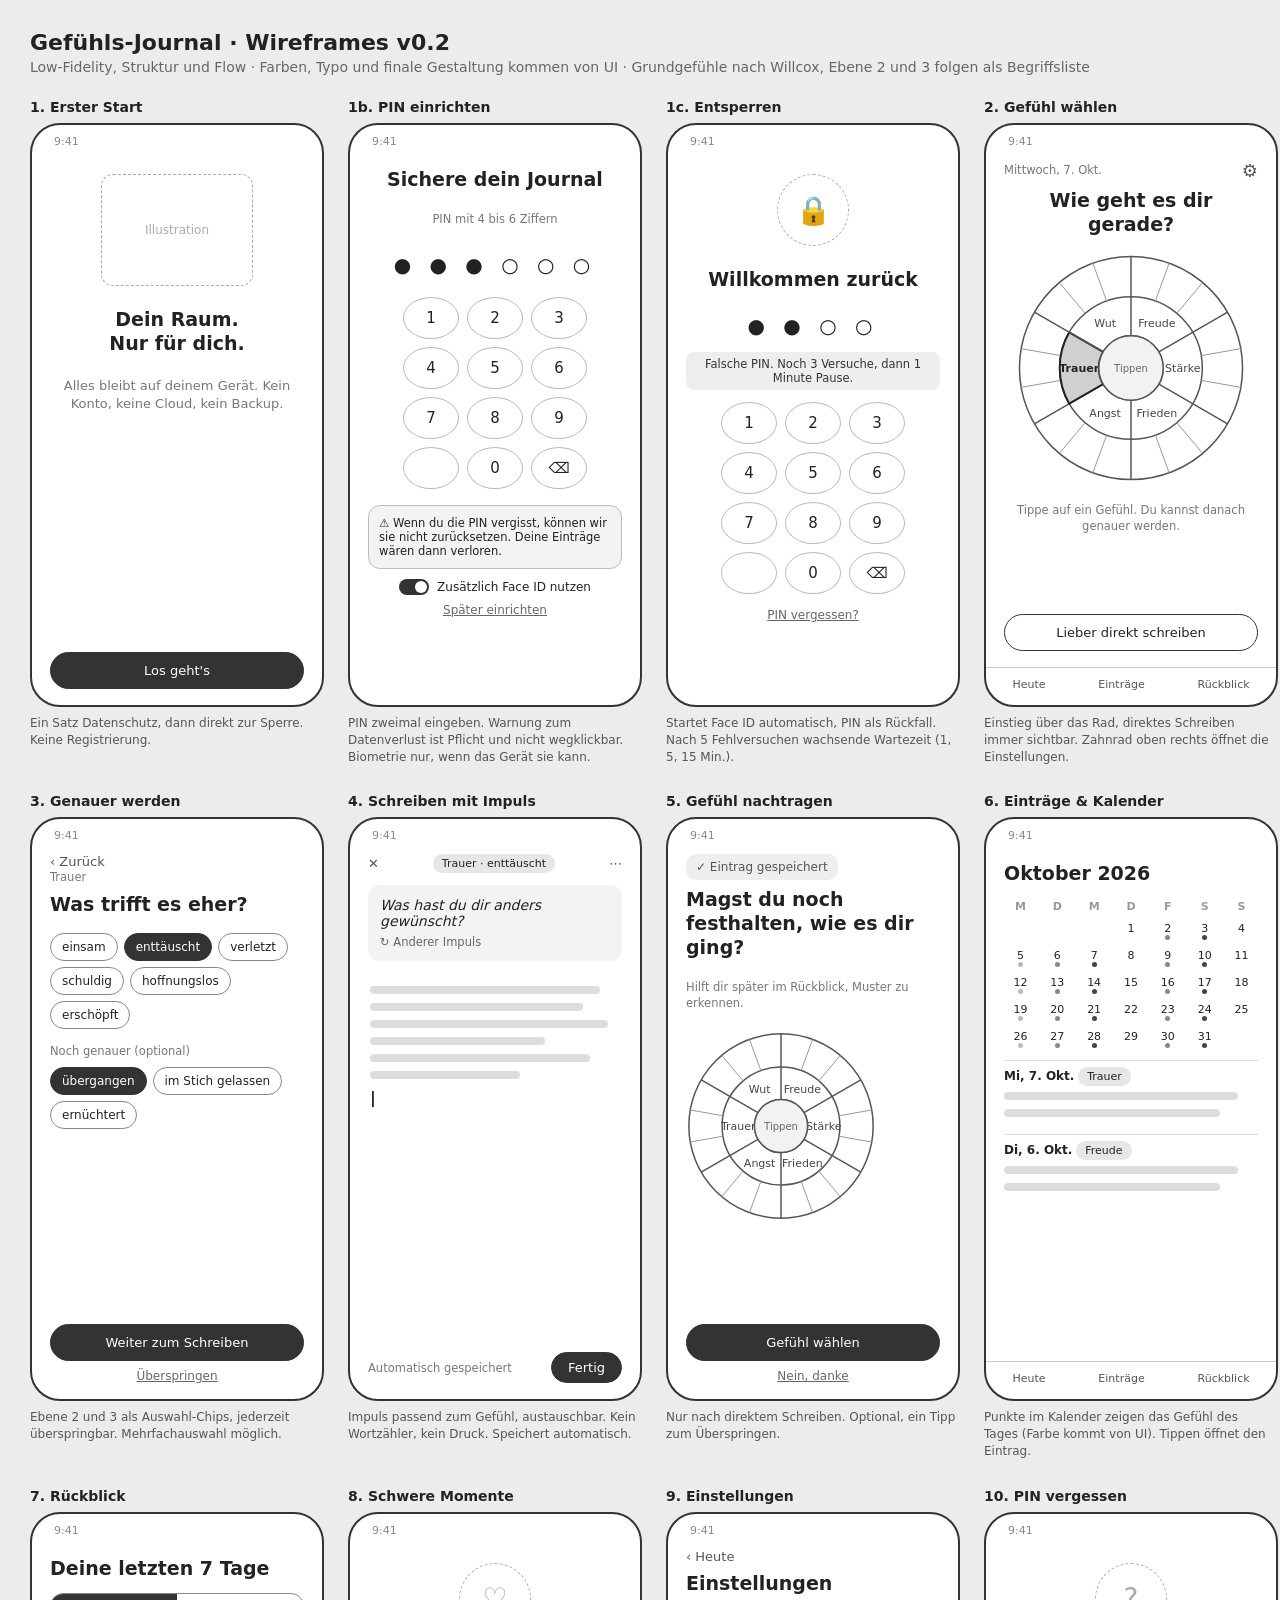
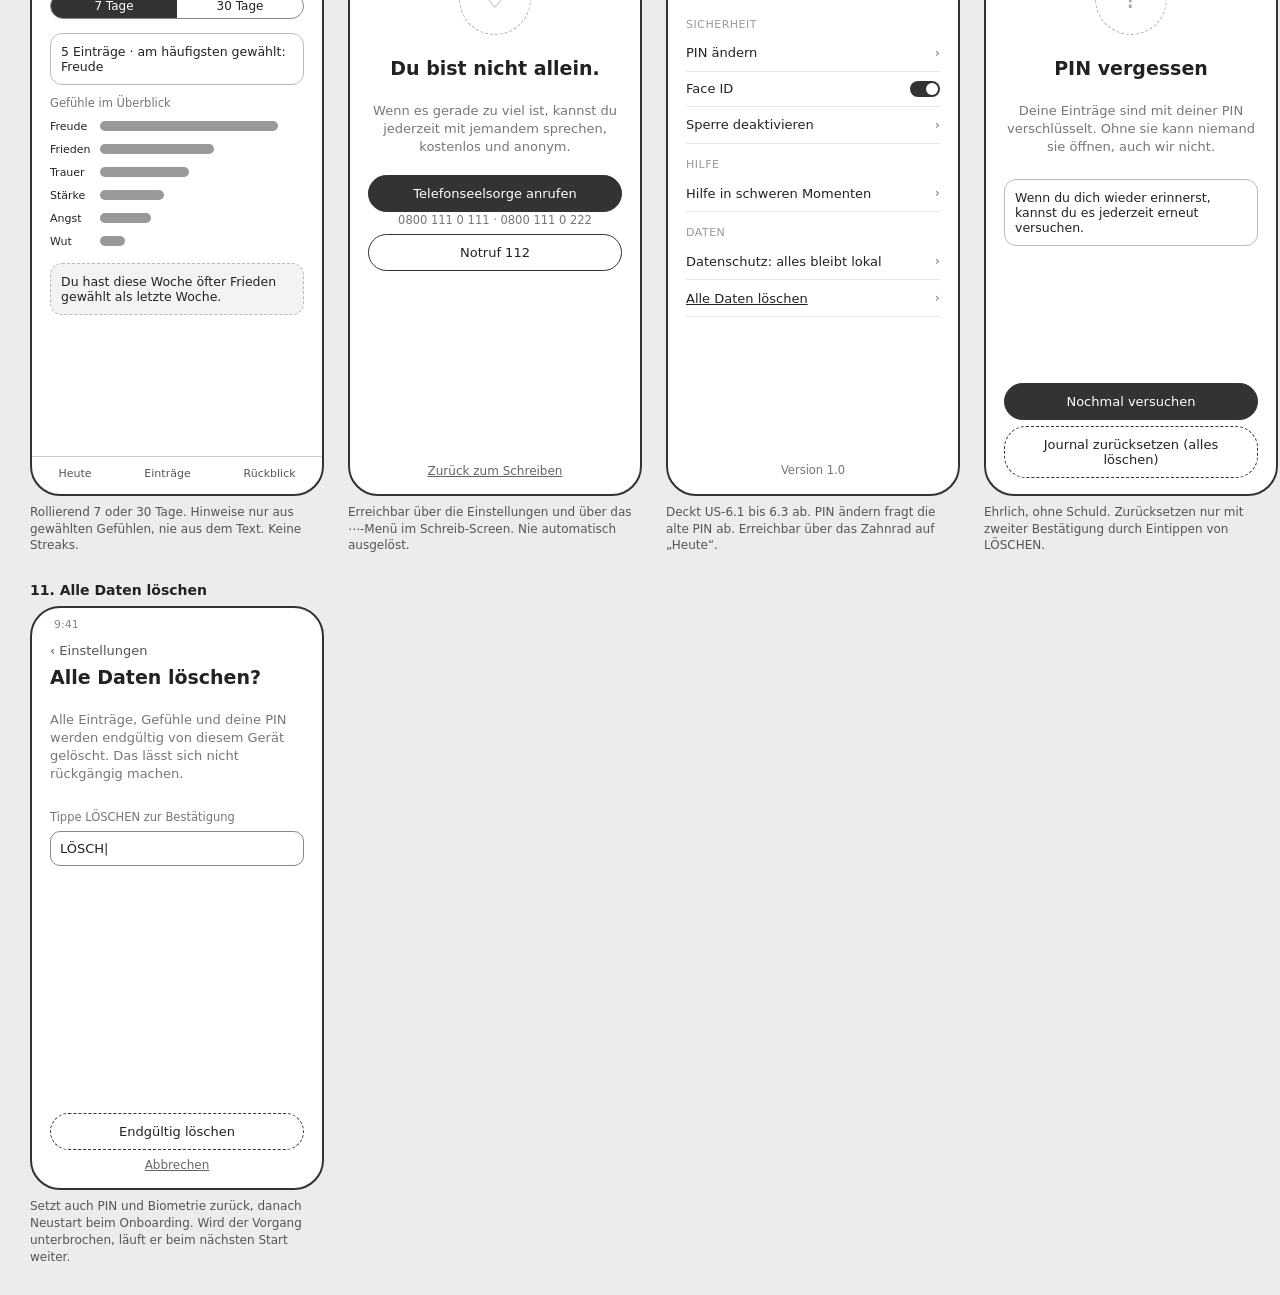
<file: flows/v0.2/quellen/index_v02.html>
<html><head><meta charset="utf-8"><style>body{margin:0;padding:30px;background:#ececec;font-family:"Inter","DejaVu Sans",sans-serif;color:#222}
h1{font-size:22px;margin:0 0 4px}.sub{color:#666;margin-bottom:24px;font-size:14px}
.grid{display:grid;grid-template-columns:repeat(4,290px);gap:28px}
.label{font-weight:700;font-size:14px;margin-bottom:8px}.note{font-size:12px;color:#555;margin-top:8px;line-height:1.4}
.phone{width:290px;height:580px;background:#fff;border:2px solid #333;border-radius:30px;overflow:hidden;display:flex;flex-direction:column;position:relative}
.status{font-size:11px;padding:10px 22px 0;color:#888}
.pad{padding:12px 18px 16px;display:flex;flex-direction:column;flex:1}.center{text-align:center;align-items:center}
h2{font-size:19px;margin:8px 0;line-height:1.25}.muted{color:#777;font-size:13px;line-height:1.4}.small{font-size:11.5px}
.grow{flex:1}.btn{border:1.5px solid #333;border-radius:22px;padding:10px;text-align:center;font-size:13px;width:100%;box-sizing:border-box;margin-top:6px}
.btn.pri{background:#333;color:#fff}.btn.sm{width:auto;padding:7px 16px;margin:0}
.link{font-size:12px;color:#666;text-decoration:underline;margin-top:8px;text-align:center;align-self:center}
.ph-img{width:150px;height:110px;border:1.5px dashed #aaa;border-radius:12px;display:flex;align-items:center;justify-content:center;color:#aaa;font-size:12px;margin:14px 0}
.small2{width:70px;height:70px;font-size:28px;border-radius:50%}
.box{border:1.5px solid #bbb;border-radius:12px;padding:10px;font-size:12.5px;margin-top:10px;width:100%;box-sizing:border-box;text-align:left}.soft{background:#f3f3f3;border-style:dashed}
.wheelwrap{margin:8px 0}.back{font-size:13px;color:#555}
.chips{display:flex;flex-wrap:wrap;gap:6px;margin-top:8px}.chip{border:1.5px solid #888;border-radius:16px;padding:6px 11px;font-size:12px}.chip.on{background:#333;color:#fff;border-color:#333}
.row{display:flex;justify-content:space-between;align-items:center}.tag{background:#e6e6e6;border-radius:10px;padding:3px 9px;font-size:11px}
.prompt{background:#f3f3f3;border-radius:12px;padding:12px;font-size:14px;margin:12px 0;font-style:italic}.link2{font-style:normal;color:#666;margin-top:6px}
.editor{padding:4px 2px}.line{height:8px;background:#ddd;border-radius:4px;margin:9px 0}.cursor{font-weight:700}
.ok{font-size:12px;color:#555;background:#eee;border-radius:10px;padding:6px 10px;align-self:flex-start}
.nav{display:flex;justify-content:space-around;border-top:1.5px solid #ccc;padding:10px 0 14px;font-size:11px;color:#555}
.cal{display:grid;grid-template-columns:repeat(7,1fr);gap:4px;text-align:center;font-size:11px;margin:6px 0 12px}.wd{color:#999;font-weight:700}
.d{padding:5px 0;border-radius:50%;position:relative}.d.f::after,.d.t::after,.d.w::after{content:"";position:absolute;left:50%;bottom:0;width:5px;height:5px;margin-left:-2.5px;border-radius:50%;background:#888}.d.t::after{background:#444}.d.w::after{background:#bbb}
.entry{border-top:1px solid #ddd;padding:8px 0;font-size:12px}
.seg{display:flex;border:1.5px solid #888;border-radius:16px;overflow:hidden;font-size:12px;margin:4px 0}.seg span{flex:1;text-align:center;padding:5px}.seg .on{background:#333;color:#fff}
.pins{font-size:20px;letter-spacing:6px;margin:14px 0}.keypad{display:grid;grid-template-columns:repeat(3,56px);gap:8px;justify-content:center;margin:6px 0}.keypad span{height:40px;border:1.5px solid #bbb;border-radius:50%;display:flex;align-items:center;justify-content:center;font-size:15px}.warn{background:#f3f3f3;font-size:11.5px}.tog{font-size:12px;margin-top:10px;display:flex;gap:8px;align-items:center}.sw{display:inline-block;width:30px;height:16px;border-radius:9px;background:#ccc;position:relative}.sw.on{background:#333}.sw.on::after{content:'';position:absolute;right:2px;top:2px;width:12px;height:12px;border-radius:50%;background:#fff}.err{font-size:11.5px;color:#333;background:#eee;border-radius:8px;padding:5px 8px;margin-bottom:6px}.gear{font-size:18px;color:#555}.sh{font-size:11px;color:#999;text-transform:uppercase;margin:14px 0 4px;letter-spacing:.5px}.srow{display:flex;justify-content:space-between;align-items:center;padding:9px 0;border-bottom:1px solid #e5e5e5;font-size:13px}.srow.danger span:first-child{text-decoration:underline}.dangerbtn{border-style:dashed}.input{border:1.5px solid #888;border-radius:10px;padding:9px;font-size:13px;margin-top:6px}.bar{display:flex;align-items:center;font-size:11px;margin:5px 0}.bar span{width:50px}.bar div{height:10px;background:#999;border-radius:5px}</style></head><body><h1>Gefühls-Journal · Wireframes v0.2</h1><div class="sub">Low-Fidelity, Struktur und Flow · Farben, Typo und finale Gestaltung kommen von UI · Grundgefühle nach Willcox, Ebene 2 und 3 folgen als Begriffsliste</div><div class="grid"><div class="col"><div class="label">1. Erster Start</div><div class="phone"><div class="status">9:41</div><div class="pad center"><div class="ph-img">Illustration</div><h2>Dein Raum.<br>Nur für dich.</h2><p class="muted">Alles bleibt auf deinem Gerät. Kein Konto, keine Cloud, kein Backup.</p><div class="grow"></div><div class="btn pri">Los geht's</div></div></div><div class="note">Ein Satz Datenschutz, dann direkt zur Sperre. Keine Registrierung.</div></div><div class="col"><div class="label">1b. PIN einrichten</div><div class="phone"><div class="status">9:41</div><div class="pad center"><h2>Sichere dein Journal</h2><p class="muted small">PIN mit 4 bis 6 Ziffern</p><div class="pins">● ● ● ○ ○ ○</div><div class="keypad"><span>1</span><span>2</span><span>3</span><span>4</span><span>5</span><span>6</span><span>7</span><span>8</span><span>9</span><span> </span><span>0</span><span>⌫</span></div><div class="box warn">⚠ Wenn du die PIN vergisst, können wir sie nicht zurücksetzen. Deine Einträge wären dann verloren.</div><label class="tog"><span class="sw on"></span> Zusätzlich Face ID nutzen</label><div class="link">Später einrichten</div></div></div><div class="note">PIN zweimal eingeben. Warnung zum Datenverlust ist Pflicht und nicht wegklickbar. Biometrie nur, wenn das Gerät sie kann.</div></div><div class="col"><div class="label">1c. Entsperren</div><div class="phone"><div class="status">9:41</div><div class="pad center"><div class="ph-img small2">🔒</div><h2>Willkommen zurück</h2><div class="pins">● ● ○ ○</div><div class="err">Falsche PIN. Noch 3 Versuche, dann 1 Minute Pause.</div><div class="keypad"><span>1</span><span>2</span><span>3</span><span>4</span><span>5</span><span>6</span><span>7</span><span>8</span><span>9</span><span> </span><span>0</span><span>⌫</span></div><div class="link">PIN vergessen?</div></div></div><div class="note">Startet Face ID automatisch, PIN als Rückfall. Nach 5 Fehlversuchen wachsende Wartezeit (1, 5, 15 Min.).</div></div><div class="col"><div class="label">2. Gefühl wählen</div><div class="phone"><div class="status">9:41</div><div class="pad center"><div class="row" style="width:100%"><span class="muted small">Mittwoch, 7. Okt.</span><span class="gear">⚙</span></div><h2>Wie geht es dir gerade?</h2><div class="wheelwrap"><svg width="230" height="230" viewBox="0 0 230 230"><circle cx="115.0" cy="115.0" r="111.55" fill="#fff" stroke="#555" stroke-width="1.5"/><circle cx="115.0" cy="115.0" r="71.3" fill="#fff" stroke="#555" stroke-width="1.5"/><circle cx="115.0" cy="115.0" r="32.2" fill="#fff" stroke="#555" stroke-width="1.5"/><line x1="115.0" y1="82.8" x2="115.0" y2="3.450000000000003" stroke="#555" stroke-width="1.5"/><line x1="139.38603621912017" y1="47.999916137964746" x2="153.15234698797835" y2="10.177288151331936" stroke="#999" stroke-width="1"/><line x1="160.83075657065024" y1="60.38103120561687" x2="186.70295786053345" y2="29.547742370077998" stroke="#999" stroke-width="1"/><text x="140.875" y="74.18318535415531" font-size="11" text-anchor="middle" fill="#444" font-weight="400">Freude</text><line x1="142.88601800185893" y1="98.9" x2="211.60513379215413" y2="59.22500000000001" stroke="#555" stroke-width="1.5"/><line x1="185.2167927897704" y1="102.61888493234787" x2="224.85530484851182" y2="95.62954578125392" stroke="#999" stroke-width="1"/><line x1="185.2167927897704" y1="127.38111506765213" x2="224.85530484851182" y2="134.3704542187461" stroke="#999" stroke-width="1"/><text x="166.75" y="119.0" font-size="11" text-anchor="middle" fill="#444" font-weight="400">Stärke</text><line x1="142.88601800185893" y1="131.1" x2="211.60513379215413" y2="170.77499999999998" stroke="#555" stroke-width="1.5"/><line x1="160.83075657065024" y1="169.61896879438314" x2="186.70295786053345" y2="200.452257629922" stroke="#999" stroke-width="1"/><line x1="139.38603621912017" y1="182.00008386203524" x2="153.15234698797835" y2="219.82271184866806" stroke="#999" stroke-width="1"/><text x="140.875" y="163.8168146458447" font-size="11" text-anchor="middle" fill="#444" font-weight="400">Frieden</text><line x1="115.0" y1="147.2" x2="115.0" y2="226.55" stroke="#555" stroke-width="1.5"/><line x1="90.61396378087983" y1="182.00008386203527" x2="76.84765301202165" y2="219.82271184866806" stroke="#999" stroke-width="1"/><line x1="69.16924342934975" y1="169.61896879438314" x2="43.29704213946654" y2="200.452257629922" stroke="#999" stroke-width="1"/><text x="89.12500000000001" y="163.81681464584472" font-size="11" text-anchor="middle" fill="#444" font-weight="400">Angst</text><line x1="87.11398199814107" y1="131.1" x2="18.394866207845865" y2="170.77499999999998" stroke="#555" stroke-width="1.5"/><line x1="44.78320721022958" y1="127.38111506765213" x2="5.144695151488193" y2="134.37045421874606" stroke="#999" stroke-width="1"/><line x1="44.78320721022958" y1="102.61888493234785" x2="5.144695151488193" y2="95.62954578125391" stroke="#999" stroke-width="1"/><path d="M87.11398199814107,131.1 L53.25238871016952,150.64999999999998 A71.3,71.3 0 0 1 53.252388710169534,79.35 L87.11398199814107,98.89999999999999 A32.2,32.2 0 0 0 87.11398199814107,131.1Z" fill="#d0d0d0" stroke="#222" stroke-width="2"/><text x="63.25" y="119.0" font-size="11" text-anchor="middle" fill="#222" font-weight="700">Trauer</text><line x1="87.11398199814107" y1="98.89999999999999" x2="18.39486620784588" y2="59.22499999999999" stroke="#555" stroke-width="1.5"/><line x1="69.16924342934973" y1="60.38103120561688" x2="43.29704213946653" y2="29.547742370078012" stroke="#999" stroke-width="1"/><line x1="90.61396378087983" y1="47.99991613796473" x2="76.84765301202168" y2="10.177288151331922" stroke="#999" stroke-width="1"/><text x="89.12499999999997" y="74.18318535415531" font-size="11" text-anchor="middle" fill="#444" font-weight="400">Wut</text><circle cx="115.0" cy="115.0" r="32.2" fill="#f2f2f2" stroke="#555" stroke-width="1.5"/><text x="115.0" y="119.0" font-size="10" text-anchor="middle" fill="#666">Tippen</text></svg></div><p class="muted small">Tippe auf ein Gefühl. Du kannst danach genauer werden.</p><div class="grow"></div><div class="btn ">Lieber direkt schreiben</div></div><div class="nav"><span>Heute</span><span>Einträge</span><span>Rückblick</span></div></div><div class="note">Einstieg über das Rad, direktes Schreiben immer sichtbar. Zahnrad oben rechts öffnet die Einstellungen.</div></div><div class="col"><div class="label">3. Genauer werden</div><div class="phone"><div class="status">9:41</div><div class="pad"><div class="back">‹ Zurück</div><div class="muted small">Trauer</div><h2>Was trifft es eher?</h2><div class="chips"><span class="chip ">einsam</span><span class="chip on">enttäuscht</span><span class="chip ">verletzt</span><span class="chip ">schuldig</span><span class="chip ">hoffnungslos</span><span class="chip ">erschöpft</span></div><div class="muted small" style="margin-top:14px">Noch genauer (optional)</div><div class="chips"><span class="chip on">übergangen</span><span class="chip ">im Stich gelassen</span><span class="chip ">ernüchtert</span></div><div class="grow"></div><div class="btn pri">Weiter zum Schreiben</div><div class="link">Überspringen</div></div></div><div class="note">Ebene 2 und 3 als Auswahl-Chips, jederzeit überspringbar. Mehrfachauswahl möglich.</div></div><div class="col"><div class="label">4. Schreiben mit Impuls</div><div class="phone"><div class="status">9:41</div><div class="pad"><div class="row"><span class="back">✕</span><span class="tag">Trauer · enttäuscht</span><span class="back">⋯</span></div><div class="prompt">Was hast du dir anders gewünscht?<div class="small link2">↻ Anderer Impuls</div></div><div class="editor"><div class="line" style="width:92%"></div><div class="line" style="width:85%"></div><div class="line" style="width:95%"></div><div class="line" style="width:70%"></div><div class="line" style="width:88%"></div><div class="line" style="width:60%"></div><span class="cursor">|</span></div><div class="grow"></div><div class="row"><span class="muted small">Automatisch gespeichert</span><div class="btn sm pri">Fertig</div></div></div></div><div class="note">Impuls passend zum Gefühl, austauschbar. Kein Wortzähler, kein Druck. Speichert automatisch.</div></div><div class="col"><div class="label">5. Gefühl nachtragen</div><div class="phone"><div class="status">9:41</div><div class="pad"><div class="ok">✓ Eintrag gespeichert</div><h2>Magst du noch festhalten, wie es dir ging?</h2><p class="muted small">Hilft dir später im Rückblick, Muster zu erkennen.</p><div class="wheelwrap"><svg width="190" height="190" viewBox="0 0 190 190"><circle cx="95.0" cy="95.0" r="92.14999999999999" fill="#fff" stroke="#555" stroke-width="1.5"/><circle cx="95.0" cy="95.0" r="58.9" fill="#fff" stroke="#555" stroke-width="1.5"/><circle cx="95.0" cy="95.0" r="26.6" fill="#fff" stroke="#555" stroke-width="1.5"/><line x1="95.0" y1="68.4" x2="95.0" y2="2.8500000000000085" stroke="#555" stroke-width="1.5"/><line x1="115.1449864418819" y1="39.65210463571" x2="126.51715620746037" y2="8.407324994578559" stroke="#999" stroke-width="1"/><line x1="132.86019021053716" y1="49.8799823002922" x2="154.2328782326146" y2="24.409004566586177" stroke="#999" stroke-width="1"/><text x="116.375" y="61.97741398821525" font-size="11" text-anchor="middle" fill="#444" font-weight="400">Freude</text><line x1="118.03627574066607" y1="81.7" x2="174.80424095873602" y2="48.92500000000001" stroke="#555" stroke-width="1.5"/><line x1="153.00517665241904" y1="84.7721223354178" x2="185.75003444007496" y2="78.99832042799237" stroke="#999" stroke-width="1"/><line x1="153.00517665241904" y1="105.2278776645822" x2="185.75003444007496" y2="111.00167957200763" stroke="#999" stroke-width="1"/><text x="137.75" y="99.0" font-size="11" text-anchor="middle" fill="#444" font-weight="400">Stärke</text><line x1="118.03627574066607" y1="108.3" x2="174.80424095873602" y2="141.075" stroke="#555" stroke-width="1.5"/><line x1="132.86019021053716" y1="140.1200176997078" x2="154.2328782326146" y2="165.5909954334138" stroke="#999" stroke-width="1"/><line x1="115.1449864418819" y1="150.34789536429" x2="126.51715620746037" y2="181.59267500542143" stroke="#999" stroke-width="1"/><text x="116.375" y="136.02258601178477" font-size="11" text-anchor="middle" fill="#444" font-weight="400">Frieden</text><line x1="95.0" y1="121.6" x2="95.0" y2="187.14999999999998" stroke="#555" stroke-width="1.5"/><line x1="74.85501355811812" y1="150.34789536429" x2="63.482843792539626" y2="181.59267500542146" stroke="#999" stroke-width="1"/><line x1="57.13980978946283" y1="140.1200176997078" x2="35.767121767385404" y2="165.5909954334138" stroke="#999" stroke-width="1"/><text x="73.62500000000001" y="136.02258601178477" font-size="11" text-anchor="middle" fill="#444" font-weight="400">Angst</text><line x1="71.96372425933393" y1="108.3" x2="15.195759041263983" y2="141.075" stroke="#555" stroke-width="1.5"/><line x1="36.99482334758095" y1="105.2278776645822" x2="4.2499655599250445" y2="111.00167957200762" stroke="#999" stroke-width="1"/><line x1="36.99482334758095" y1="84.77212233541779" x2="4.2499655599250445" y2="78.99832042799235" stroke="#999" stroke-width="1"/><text x="52.25" y="99.0" font-size="11" text-anchor="middle" fill="#444" font-weight="400">Trauer</text><line x1="71.96372425933393" y1="81.69999999999999" x2="15.195759041263997" y2="48.925" stroke="#555" stroke-width="1.5"/><line x1="57.139809789462824" y1="49.879982300292205" x2="35.76712176738539" y2="24.40900456658619" stroke="#999" stroke-width="1"/><line x1="74.85501355811812" y1="39.652104635709996" x2="63.48284379253965" y2="8.407324994578545" stroke="#999" stroke-width="1"/><text x="73.62499999999999" y="61.97741398821526" font-size="11" text-anchor="middle" fill="#444" font-weight="400">Wut</text><circle cx="95.0" cy="95.0" r="26.6" fill="#f2f2f2" stroke="#555" stroke-width="1.5"/><text x="95.0" y="99.0" font-size="10" text-anchor="middle" fill="#666">Tippen</text></svg></div><div class="grow"></div><div class="btn pri">Gefühl wählen</div><div class="link">Nein, danke</div></div></div><div class="note">Nur nach direktem Schreiben. Optional, ein Tipp zum Überspringen.</div></div><div class="col"><div class="label">6. Einträge & Kalender</div><div class="phone"><div class="status">9:41</div><div class="pad"><h2>Oktober 2026</h2><div class="cal"><span class="wd">M</span><span class="wd">D</span><span class="wd">M</span><span class="wd">D</span><span class="wd">F</span><span class="wd">S</span><span class="wd">S</span><span></span><span></span><span></span><span class="d ">1</span><span class="d f">2</span><span class="d t">3</span><span class="d ">4</span><span class="d w">5</span><span class="d f">6</span><span class="d t">7</span><span class="d ">8</span><span class="d f">9</span><span class="d t">10</span><span class="d ">11</span><span class="d w">12</span><span class="d f">13</span><span class="d t">14</span><span class="d ">15</span><span class="d f">16</span><span class="d t">17</span><span class="d ">18</span><span class="d w">19</span><span class="d f">20</span><span class="d t">21</span><span class="d ">22</span><span class="d f">23</span><span class="d t">24</span><span class="d ">25</span><span class="d w">26</span><span class="d f">27</span><span class="d t">28</span><span class="d ">29</span><span class="d f">30</span><span class="d t">31</span></div><div class="entry"><b>Mi, 7. Okt.</b> <span class="tag">Trauer</span><div class="line" style="width:92%"></div><div class="line" style="width:85%"></div></div><div class="entry"><b>Di, 6. Okt.</b> <span class="tag">Freude</span><div class="line" style="width:92%"></div><div class="line" style="width:85%"></div></div></div><div class="nav"><span>Heute</span><span>Einträge</span><span>Rückblick</span></div></div><div class="note">Punkte im Kalender zeigen das Gefühl des Tages (Farbe kommt von UI). Tippen öffnet den Eintrag.</div></div><div class="col"><div class="label">7. Rückblick</div><div class="phone"><div class="status">9:41</div><div class="pad"><h2>Deine letzten 7 Tage</h2><div class="seg"><span class="on">7 Tage</span><span>30 Tage</span></div><div class="box">5 Einträge · am häufigsten gewählt: Freude</div><div class="muted small" style="margin:10px 0 4px">Gefühle im Überblick</div><div class="bar"><span>Freude</span><div style="width:70%"></div></div><div class="bar"><span>Frieden</span><div style="width:45%"></div></div><div class="bar"><span>Trauer</span><div style="width:35%"></div></div><div class="bar"><span>Stärke</span><div style="width:25%"></div></div><div class="bar"><span>Angst</span><div style="width:20%"></div></div><div class="bar"><span>Wut</span><div style="width:10%"></div></div><div class="box soft">Du hast diese Woche öfter Frieden gewählt als letzte Woche.</div></div><div class="nav"><span>Heute</span><span>Einträge</span><span>Rückblick</span></div></div><div class="note">Rollierend 7 oder 30 Tage. Hinweise nur aus gewählten Gefühlen, nie aus dem Text. Keine Streaks.</div></div><div class="col"><div class="label">8. Schwere Momente</div><div class="phone"><div class="status">9:41</div><div class="pad center"><div class="ph-img small2">♡</div><h2>Du bist nicht allein.</h2><p class="muted">Wenn es gerade zu viel ist, kannst du jederzeit mit jemandem sprechen, kostenlos und anonym.</p><div class="btn pri">Telefonseelsorge anrufen</div><div class="muted small">0800 111 0 111 · 0800 111 0 222</div><div class="btn ">Notruf 112</div><div class="grow"></div><div class="link">Zurück zum Schreiben</div></div></div><div class="note">Erreichbar über die Einstellungen und über das ⋯-Menü im Schreib-Screen. Nie automatisch ausgelöst.</div></div><div class="col"><div class="label">9. Einstellungen</div><div class="phone"><div class="status">9:41</div><div class="pad"><div class="back">‹ Heute</div><h2>Einstellungen</h2><div class="sh">Sicherheit</div><div class="srow "><span>PIN ändern</span><span class="muted">›</span></div><div class="srow "><span>Face ID</span><span class="muted"><span class="sw on"></span></span></div><div class="srow "><span>Sperre deaktivieren</span><span class="muted">›</span></div><div class="sh">Hilfe</div><div class="srow "><span>Hilfe in schweren Momenten</span><span class="muted">›</span></div><div class="sh">Daten</div><div class="srow "><span>Datenschutz: alles bleibt lokal</span><span class="muted">›</span></div><div class="srow danger"><span>Alle Daten löschen</span><span class="muted">›</span></div><div class="grow"></div><div class="muted small" style="text-align:center">Version 1.0</div></div></div><div class="note">Deckt US-6.1 bis 6.3 ab. PIN ändern fragt die alte PIN ab. Erreichbar über das Zahnrad auf „Heute“.</div></div><div class="col"><div class="label">10. PIN vergessen</div><div class="phone"><div class="status">9:41</div><div class="pad center"><div class="ph-img small2">?</div><h2>PIN vergessen</h2><p class="muted">Deine Einträge sind mit deiner PIN verschlüsselt. Ohne sie kann niemand sie öffnen, auch wir nicht.</p><div class="box">Wenn du dich wieder erinnerst, kannst du es jederzeit erneut versuchen.</div><div class="grow"></div><div class="btn pri">Nochmal versuchen</div><div class="btn dangerbtn ">Journal zurücksetzen (alles löschen)</div></div></div><div class="note">Ehrlich, ohne Schuld. Zurücksetzen nur mit zweiter Bestätigung durch Eintippen von LÖSCHEN.</div></div><div class="col"><div class="label">11. Alle Daten löschen</div><div class="phone"><div class="status">9:41</div><div class="pad"><div class="back">‹ Einstellungen</div><h2>Alle Daten löschen?</h2><p class="muted">Alle Einträge, Gefühle und deine PIN werden endgültig von diesem Gerät gelöscht. Das lässt sich nicht rückgängig machen.</p><div class="muted small" style="margin-top:12px">Tippe LÖSCHEN zur Bestätigung</div><div class="input">LÖSCH|</div><div class="grow"></div><div class="btn dangerbtn ">Endgültig löschen</div><div class="link">Abbrechen</div></div></div><div class="note">Setzt auch PIN und Biometrie zurück, danach Neustart beim Onboarding. Wird der Vorgang unterbrochen, läuft er beim nächsten Start weiter.</div></div></div></body></html>
</file>
<file: docs/css/app.css>
/* Gefühls-Journal – App-Styles. Tokens aus design/tokens.css (UI), Umsetzung: Dev. */
@font-face { font-family: "Nunito"; src: url("../fonts/nunito.woff2") format("woff2"); font-weight: 200 1000; font-style: normal; font-display: swap; }
@font-face { font-family: "Noto Serif"; src: url("../fonts/noto-serif.woff2") format("woff2"); font-weight: 100 900; font-style: normal; font-display: swap; }
@font-face { font-family: "Noto Serif"; src: url("../fonts/noto-serif-italic.woff2") format("woff2"); font-weight: 100 900; font-style: italic; font-display: swap; }

:root {
  --emo-unbenannt: #CFC8BC;
  --bg: #FBF7F1; --surface: #FFFDF8; --border: #ECE4D7; --muted-bg: #F1ECE4;
  --text: #3B3A45; --text-2: #6F6B79; --text-3: #8F8A99;
  --warn-bg: #fbeccb; --warn-text: #6b5420; --error-bg: #f5dddd; --error-text: #7d3f3f;
  --font-ui: "Nunito", system-ui, sans-serif; --font-write: "Noto Serif", Georgia, serif;
  --radius-s: 12px; --radius-m: 16px; --radius-l: 20px; --radius-pill: 999px;
  --tap-min: 44px; --shadow: 0 1px 3px rgba(0,0,0,.08);
  --safe-t: env(safe-area-inset-top, 0px); --safe-b: env(safe-area-inset-bottom, 0px);
  --safe-l: env(safe-area-inset-left, 0px); --safe-r: env(safe-area-inset-right, 0px);
  --vvh: 100dvh;
}
* { box-sizing: border-box; -webkit-tap-highlight-color: transparent; }
/* Native-Gefühl (US-7.1): kein Doppeltipp-Zoom, Zwei-Finger-Zoom bleibt erlaubt */
html { touch-action: manipulation; }
html, body { margin: 0; height: 100%; background: var(--bg); color: var(--text); font-family: var(--font-ui); font-size: 100%; }
body { overscroll-behavior: none; -webkit-text-size-adjust: 100%; }
button, input, textarea { font: inherit; color: inherit; }
button { cursor: pointer; touch-action: manipulation; }
/* Kein Kontextmenü und kein Markieren bei langem Drücken; Schreibfläche und Felder bleiben markierbar */
button, a.btn, .nav, .keypad, .pins, .chips, .wheel, .tag { -webkit-user-select: none; user-select: none; -webkit-touch-callout: none; }
input, textarea, select { font-size: max(16px, 1rem); }
textarea, input, .readtext { -webkit-user-select: text; user-select: text; -webkit-touch-callout: default; }
:focus-visible { outline: 3px solid #5d6f86; outline-offset: 2px; border-radius: 8px; }
.sr { position: absolute; width: 1px; height: 1px; overflow: hidden; clip: rect(0 0 0 0); white-space: nowrap; }

#app { max-width: 520px; margin: 0 auto; min-height: var(--vvh); height: var(--vvh); display: flex; flex-direction: column; position: relative; }
.screen { flex: 1; display: flex; flex-direction: column; overflow-y: auto; -webkit-overflow-scrolling: touch;
  padding: calc(16px + var(--safe-t)) calc(22px + var(--safe-r)) calc(20px + var(--safe-b)) calc(22px + var(--safe-l)); }
.screen.with-nav { padding-bottom: 16px; }
.col { display: flex; flex-direction: column; } .center { align-items: center; text-align: center; } .grow { flex: 1; }
.row { display: flex; align-items: center; gap: 10px; } .between { justify-content: space-between; } .wrap { flex-wrap: wrap; }

h1, .h1 { font-size: 1.625rem; font-weight: 800; line-height: 1.2; margin: 0 0 10px; }
h2 { font-size: 1.125rem; font-weight: 800; margin: 0 0 8px; }
.p { font-size: .9375rem; color: var(--text-2); line-height: 1.5; margin: 0 0 18px; }
.p.sm { font-size: .84rem; }
.date { color: var(--text-2); font-weight: 700; font-size: .8125rem; }

.btn { display: block; width: 100%; min-height: 52px; border: 0; background: var(--text); color: #fff; border-radius: 18px;
  padding: 14px 16px; text-align: center; font-weight: 800; font-size: 1rem; text-decoration: none; }
.btn + .btn { margin-top: 10px; }
.btn.ghost { background: transparent; color: var(--text); border: 1.5px solid #D9D0C2; }
.btn.soft { background: var(--muted-bg); color: var(--text); }
.btn.danger { background: var(--error-bg); color: #8a4646; }
.btn.danger.strong { background: #b45c5c; color: #fff; }
.btn:disabled { background: #E9E3D9; color: var(--text-3); border-color: transparent; }
.btn.sm { width: auto; min-height: var(--tap-min); padding: 10px 22px; font-size: .95rem; border-radius: 15px; display: inline-block; }
.link { display: block; width: 100%; min-height: var(--tap-min); background: none; border: 0; color: var(--text-2); font-weight: 700; font-size: .875rem; margin-top: 6px; padding: 10px; }
.iconbtn { min-width: var(--tap-min); min-height: var(--tap-min); border: 0; background: none; font-size: 1.35rem; color: var(--text-2); display: inline-flex; align-items: center; justify-content: center; border-radius: 12px; }
.back { align-self: flex-start; border: 0; background: none; color: var(--text-2); font-weight: 700; font-size: .875rem; min-height: var(--tap-min); padding: 0 8px 0 0; margin-bottom: 4px; }

/* Onboarding */
.illu { margin: 24px 0 22px; } .illu img { width: 110px; height: 110px; }
.badge { display: flex; gap: 9px; align-items: flex-start; background: var(--surface); border: 1px solid var(--border); border-radius: 16px;
  padding: 12px 14px; font-size: .8125rem; font-weight: 700; line-height: 1.4; text-align: left; margin-top: 4px; }
.badge span { color: #b98a1f; }
.ver { text-align: center; font-size: .75rem; color: var(--text-3); font-weight: 700; margin-top: 12px; line-height: 1.5; }

/* PIN */
.pins { display: flex; gap: 14px; justify-content: center; margin: 20px 0; }
.pins i { width: 14px; height: 14px; border-radius: 50%; border: 2px solid var(--text); }
.pins i.f { background: var(--text); }
.pins.shake { animation: shake .35s; }
@keyframes shake { 25% { transform: translateX(-8px); } 75% { transform: translateX(8px); } }
.keypad { display: grid; grid-template-columns: repeat(3, 68px); gap: 12px 24px; justify-content: center; margin: 0 auto 12px; }
.keypad button { width: 68px; height: 68px; border-radius: 50%; background: var(--surface); border: 1px solid var(--border); font-size: 1.5rem; font-weight: 700; }
.keypad button:active { background: var(--muted-bg); }
.keypad .e { visibility: hidden; } .keypad .del { background: none; border: none; font-size: 1.25rem; color: var(--text-2); }
.warn { background: var(--warn-bg); color: var(--warn-text); border-radius: 16px; padding: 12px 14px; font-size: .8rem; line-height: 1.45; margin: 4px 0 12px; text-align: left; }
.warn b { display: block; margin-bottom: 3px; font-size: .8125rem; }
.err { background: var(--error-bg); color: var(--error-text); border-radius: 14px; padding: 10px 14px; font-size: .8125rem; font-weight: 700; margin: 0 0 14px; text-align: center; }
.okmsg { background: #e1efe5; color: #3f6b4b; border-radius: 14px; padding: 10px 14px; font-size: .8125rem; font-weight: 700; margin: 0 0 14px; text-align: center; }
.circle { width: 84px; height: 84px; border-radius: 50%; display: flex; align-items: center; justify-content: center; font-size: 2.1rem; margin: 18px auto; }

/* Heute / Rad */
.wheel { display: flex; justify-content: center; margin: 8px 0 10px; }
.wheel svg { width: min(78vw, 300px); height: auto; overflow: visible; }
.wheel .seg { cursor: pointer; outline: none; }
.wheel .seg:focus-visible path { stroke: #3B3A45; stroke-width: 3; }
.wheel text { pointer-events: none; font-family: var(--font-ui); }
.wheelhold { display: flex; flex-direction: column; align-items: center; }
.wheelhold .corelist { align-self: stretch; }
.aslist { border: 0; background: none; color: #5d6f86; font-weight: 800; font-size: .8125rem; min-height: var(--tap-min); padding: 0 12px; align-self: center; }
.corelist { display: grid; grid-template-columns: 1fr 1fr; gap: 10px; margin: 8px 0 14px; }
.corelist button { min-height: 56px; border-radius: 16px; border: 0; font-weight: 800; font-size: 1rem; }
.draftcard { display: flex; align-items: center; gap: 10px; background: var(--surface); border: 1px solid var(--border); border-radius: 16px; padding: 10px 14px; margin: 4px 0 8px; text-align: left; width: 100%; min-height: 52px; }
.draftcard b { font-size: .875rem; } .draftcard small { display: block; color: var(--text-2); font-size: .78rem; }

/* Chips */
.tag { display: inline-block; align-self: flex-start; padding: 6px 14px; border-radius: 20px; font-weight: 800; font-size: .8125rem; color: var(--text); }
.tag.sm { font-size: .75rem; padding: 4px 11px; }
.chips { display: flex; flex-wrap: wrap; gap: 9px; margin: 6px 0 20px; }
.chip { min-height: var(--tap-min); padding: 9px 16px; border-radius: 22px; font-weight: 700; font-size: .9rem; border: 1.5px solid var(--c); background: var(--surface); }
.chip[aria-pressed="true"] { background: var(--c); box-shadow: inset 0 0 0 1.5px var(--text); border-color: transparent; }
.chip[aria-pressed="true"]::before { content: "✓ "; }
.chip:disabled { opacity: .45; }
.sub { font-weight: 800; font-size: .875rem; margin: 0 0 4px; } .sub span { color: var(--text-3); font-weight: 600; }
.hint { border-radius: 16px; padding: 12px 15px; font-size: .84rem; line-height: 1.45; color: #4f5c70; background: var(--muted-bg); }
.selrow { display: flex; flex-wrap: wrap; gap: 6px; margin: 4px 0 12px; }
.selrow .tag { display: inline-flex; align-items: center; gap: 4px; padding: 4px 4px 4px 12px; }
.selrow .tag button { border: 0; background: none; min-width: 32px; min-height: 32px; font-size: 1rem; color: var(--text); }

/* Schreiben */
.writehead { display: flex; align-items: center; justify-content: space-between; gap: 8px; }
.prompt { border-radius: 20px; padding: 14px 16px; margin: 12px 0 12px; font-size: 1.05rem; font-weight: 800; line-height: 1.35; background: var(--muted-bg); }
.prompt .pa { display: flex; justify-content: space-between; gap: 8px; margin-top: 4px; }
.prompt .pa button { border: 0; background: none; font-size: .8125rem; color: #5d6f86; font-weight: 700; min-height: var(--tap-min); padding: 0; }
textarea.write { flex: 1; min-height: 140px; width: 100%; border: 0; resize: none; background: transparent; font-family: var(--font-write);
  font-size: 1.03rem; line-height: 1.65; color: var(--text); padding: 4px 0; outline: none; }
textarea.write::placeholder { color: var(--text-3); font-style: italic; }
.foot { display: flex; align-items: center; justify-content: space-between; padding-top: 10px; border-top: 1px solid var(--border); }
.saved { font-size: .78rem; color: var(--text-2); font-weight: 700; }
.menu { position: absolute; right: 18px; top: calc(60px + var(--safe-t)); background: var(--surface); border: 1px solid var(--border); border-radius: 16px;
  box-shadow: 0 8px 24px rgba(80,60,40,.14); z-index: 10; overflow: hidden; min-width: 240px; }
.menu button { display: block; width: 100%; text-align: left; border: 0; background: none; padding: 14px 16px; font-weight: 700; min-height: var(--tap-min); }
.menu button + button { border-top: 1px solid var(--muted-bg); }
.pill { align-self: flex-start; background: #e1efe5; color: #3f6b4b; font-weight: 800; font-size: .78rem; padding: 6px 12px; border-radius: 14px; margin-bottom: 14px; }

/* Navigation */
.nav { display: flex; justify-content: space-around; border-top: 1px solid var(--border); background: var(--surface); padding: 6px var(--safe-r) calc(8px + var(--safe-b)) var(--safe-l); }
.nav button { flex: 1; display: flex; flex-direction: column; align-items: center; gap: 2px; border: 0; background: none; font-size: .72rem; font-weight: 700; color: var(--text-3); min-height: 52px; padding: 4px 0; }
.nav button span { font-size: 1.15rem; } .nav button[aria-current="page"] { color: var(--text); }

/* Kalender & Einträge */
.cal { display: grid; grid-template-columns: repeat(7, 1fr); gap: 2px 0; margin: 10px 0 12px; text-align: center; }
.cal .wd { font-size: .7rem; color: var(--text-3); font-weight: 800; padding-bottom: 6px; }
.cal button.d { font-size: .85rem; font-weight: 700; min-height: var(--tap-min); display: flex; flex-direction: column; align-items: center; padding-top: 6px; border-radius: 12px; border: 0; background: none; }
.cal .d i { width: 8px; height: 8px; border-radius: 50%; margin-top: 4px; }
.cal .d i.nn { box-shadow: inset 0 0 0 1.5px #B8B1A6; }
.cal .d.today { box-shadow: inset 0 0 0 1.5px var(--text); }
.cal .d[aria-pressed="true"] { background: var(--muted-bg); }
.cal .d.other { visibility: hidden; }
.entry { display: block; width: 100%; text-align: left; background: var(--surface); border: 1px solid var(--border); border-radius: 18px; padding: 12px 15px; margin-bottom: 10px; }
.entry .row { flex-wrap: wrap; gap: 6px; } .entry b { font-size: .875rem; margin-right: 4px; } .entry .time { color: var(--text-3); font-size: .78rem; font-weight: 700; }
.entry p { margin: 6px 0 0; font-size: .84rem; color: var(--text-2); line-height: 1.45; font-family: var(--font-write); display: -webkit-box; -webkit-line-clamp: 2; -webkit-box-orient: vertical; overflow: hidden; }
.empty { text-align: center; color: var(--text-2); font-size: .9rem; padding: 18px 8px; line-height: 1.5; }
.filterbar { display: flex; align-items: center; justify-content: space-between; gap: 8px; background: var(--muted-bg); border-radius: 14px; padding: 4px 4px 4px 14px; margin-bottom: 10px; font-weight: 700; font-size: .84rem; }
.search { width: 100%; min-height: var(--tap-min); border: 1px solid var(--border); background: var(--surface); border-radius: 14px; padding: 10px 14px; margin: 4px 0 12px; }
.readtext { font-family: var(--font-write); font-size: 1.03rem; line-height: 1.7; white-space: pre-wrap; word-wrap: break-word; margin: 8px 0 20px; }
.readprompt { color: var(--text-2); font-weight: 700; font-size: .875rem; font-style: italic; margin: 6px 0 0; }

/* Rückblick */
.segctl { display: flex; background: var(--muted-bg); border-radius: 14px; padding: 4px; margin: 6px 0 16px; }
.segctl button { flex: 1; border: 0; background: none; padding: 8px; min-height: 40px; font-weight: 800; font-size: .875rem; color: var(--text-2); border-radius: 11px; }
.segctl button[aria-pressed="true"] { background: var(--surface); color: var(--text); box-shadow: var(--shadow); }
.stat { display: flex; gap: 10px; margin-bottom: 18px; }
.stat div { flex: 1; background: var(--surface); border: 1px solid var(--border); border-radius: 16px; padding: 12px 14px; }
.stat b { display: block; font-size: 1.25rem; font-weight: 800; } .stat small { color: var(--text-2); font-size: .75rem; font-weight: 600; }
.bar { display: flex; align-items: center; gap: 10px; width: 100%; border: 0; background: none; padding: 6px 0; min-height: var(--tap-min); font-size: .8125rem; font-weight: 700; text-align: left; }
.bar span.n { width: 104px; } .bar span.c { width: 24px; text-align: right; color: var(--text-2); }
.bar .track { flex: 1; height: 12px; background: var(--muted-bg); border-radius: 6px; overflow: hidden; } .bar .track i { display: block; height: 100%; border-radius: 6px; }
.insight { display: flex; gap: 10px; border-radius: 16px; padding: 13px 15px; font-size: .84rem; line-height: 1.45; margin-top: 10px; font-weight: 600; background: var(--muted-bg); }
.insight span { color: #b98a1f; }

/* Hilfe */
.heart { width: 110px; height: 110px; border-radius: 50%; background: #f6e0e0; display: flex; align-items: center; justify-content: center; margin: 0 auto 22px; }
.callbtns { width: 100%; display: flex; flex-direction: column; gap: 10px; margin-bottom: 10px; }
.callbtns .btn + .btn { margin-top: 0; }
.btn small { display: block; font-weight: 700; font-size: .8rem; opacity: .85; }
.nums { font-size: .8125rem; color: var(--text-2); font-weight: 700; margin: 6px 0 4px; text-align: center; }

/* Einstellungen */
.sh { font-size: .72rem; letter-spacing: .6px; text-transform: uppercase; color: var(--text-3); font-weight: 800; margin: 16px 0 8px; }
.sgroup { background: var(--surface); border: 1px solid var(--border); border-radius: 18px; padding: 0 16px; }
.srow { display: flex; justify-content: space-between; align-items: center; width: 100%; border: 0; background: none; padding: 14px 0; min-height: 52px; font-size: .95rem; font-weight: 700; text-align: left; border-bottom: 1px solid var(--muted-bg); }
.srow:last-child { border-bottom: 0; } .srow .chev { color: var(--text-3); } .srow.danger span:first-child { color: #a24f4f; }
.srow small { display: block; color: var(--text-2); font-weight: 600; font-size: .78rem; }
.field { width: 100%; min-height: 52px; border: 2px solid var(--text); border-radius: 14px; padding: 12px 14px; font-size: 1.05rem; font-weight: 800; letter-spacing: 1px; background: var(--surface); margin: 6px 0 12px; }
.field.normal { font-weight: 600; letter-spacing: 0; border-width: 1.5px; border-color: #D9D0C2; }
.prose p, .prose li { color: var(--text-2); line-height: 1.55; font-size: .92rem; } .prose h2 { margin-top: 18px; }

/* Toast, Overlay */
.toast { position: fixed; left: 50%; transform: translateX(-50%); bottom: calc(96px + var(--safe-b)); background: var(--text); color: #fff; padding: 12px 18px; border-radius: 16px;
  font-weight: 700; font-size: .875rem; z-index: 50; max-width: 90vw; box-shadow: 0 8px 24px rgba(0,0,0,.18); display: flex; gap: 12px; align-items: center; }
.toast button { border: 0; background: #fff; color: var(--text); border-radius: 10px; padding: 6px 12px; font-weight: 800; min-height: 36px; }
#cover { position: fixed; inset: 0; background: var(--bg); z-index: 100; display: none; align-items: center; justify-content: center; }
body.covered #cover { display: flex; }
.steps { text-align: left; margin: 6px 0 16px; padding-left: 20px; color: var(--text-2); line-height: 1.6; }
@media (prefers-reduced-motion: reduce) { * { animation: none !important; transition: none !important; } }
h1:focus { outline: none; }
/* 0.1.1 */
.warn.check { display: flex; gap: 10px; align-items: flex-start; cursor: pointer; }
.warn.check input { width: 22px; height: 22px; margin: 2px 0 0; flex: none; accent-color: var(--text); }
.draftrow { display: flex; gap: 8px; align-items: stretch; margin: 4px 0 8px; }
.draftrow .draftcard { margin: 0; flex: 1; }
.draftdel { border: 1px solid var(--border); background: var(--surface); border-radius: 16px; padding: 0 12px; font-weight: 700; font-size: .84rem; color: var(--text-2); min-height: var(--tap-min); }
.menu.left { left: 18px; right: auto; }
.menu .menuhead { margin: 0; padding: 14px 16px 6px; font-weight: 800; font-size: .9rem; }
.menu button.danger { color: #a24f4f; }
.empty .btn { margin-top: 12px; }
.empty p { margin: 0; }
</file>
